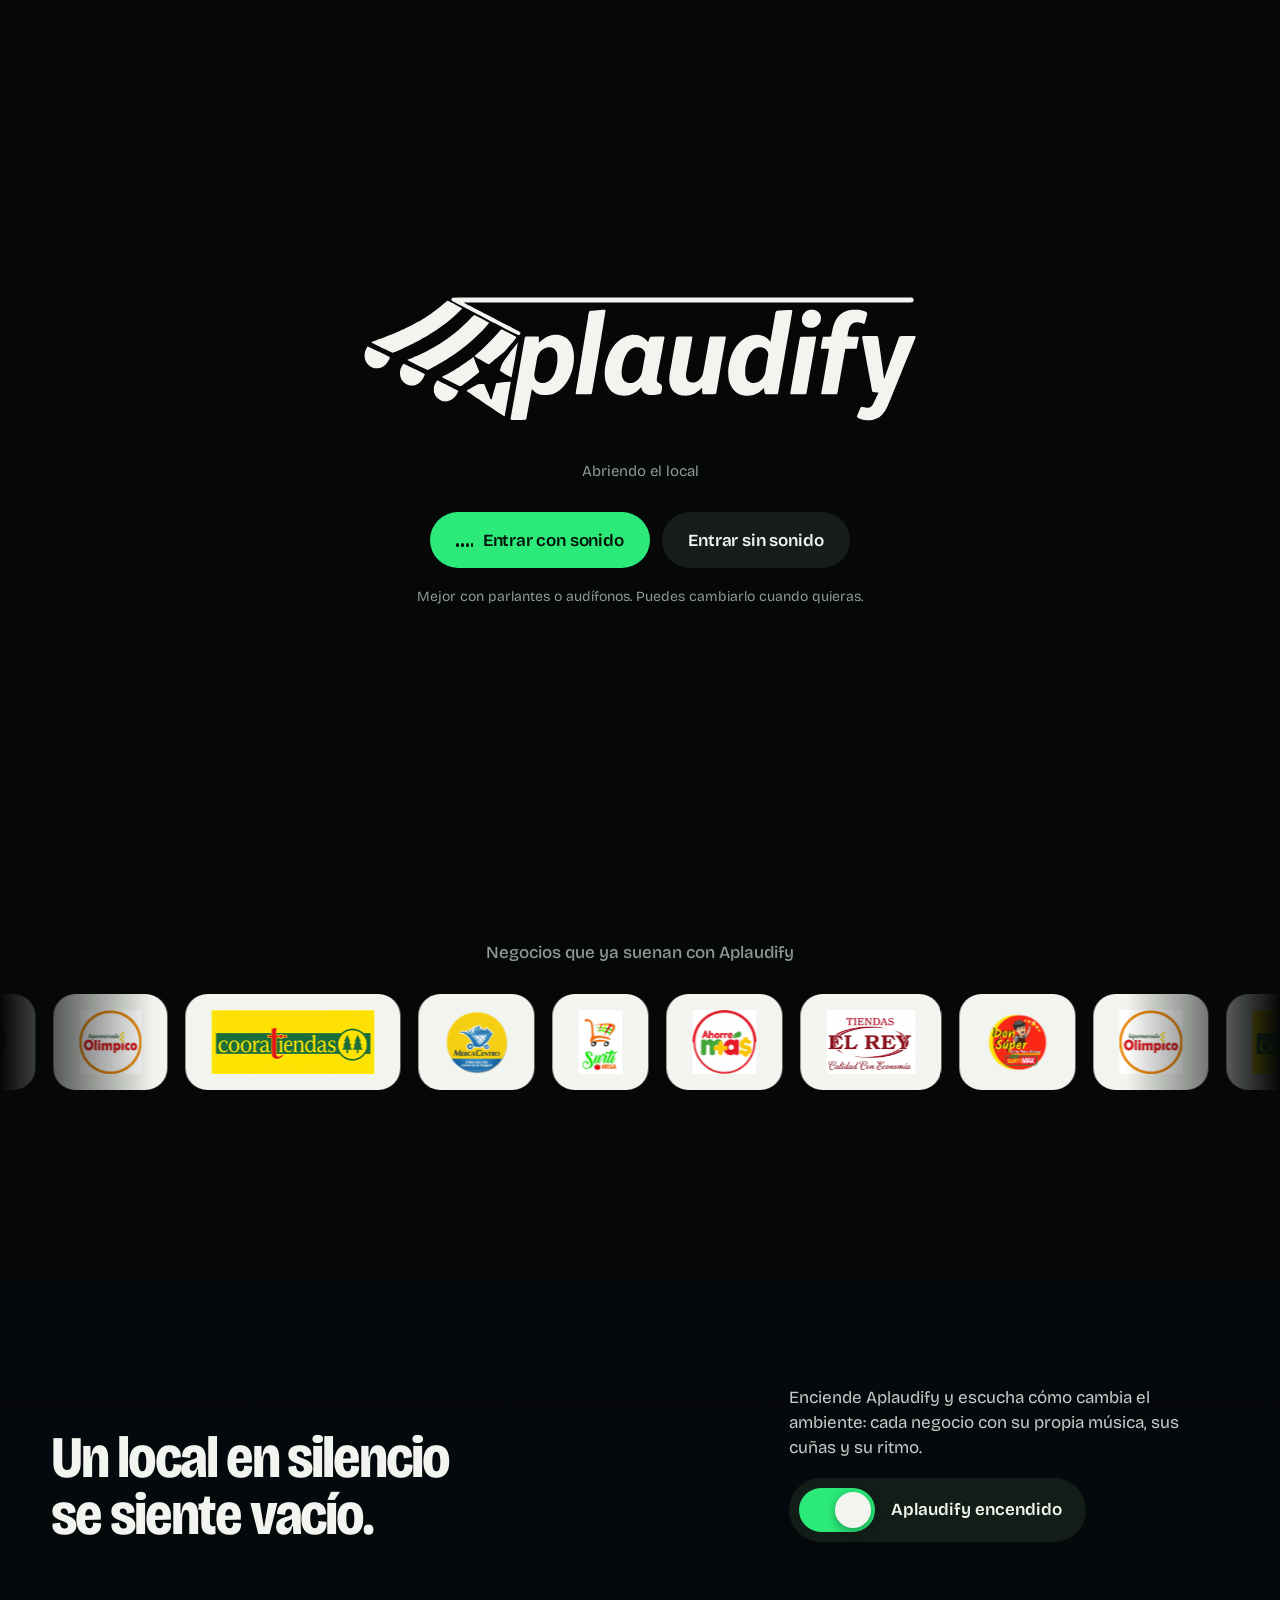
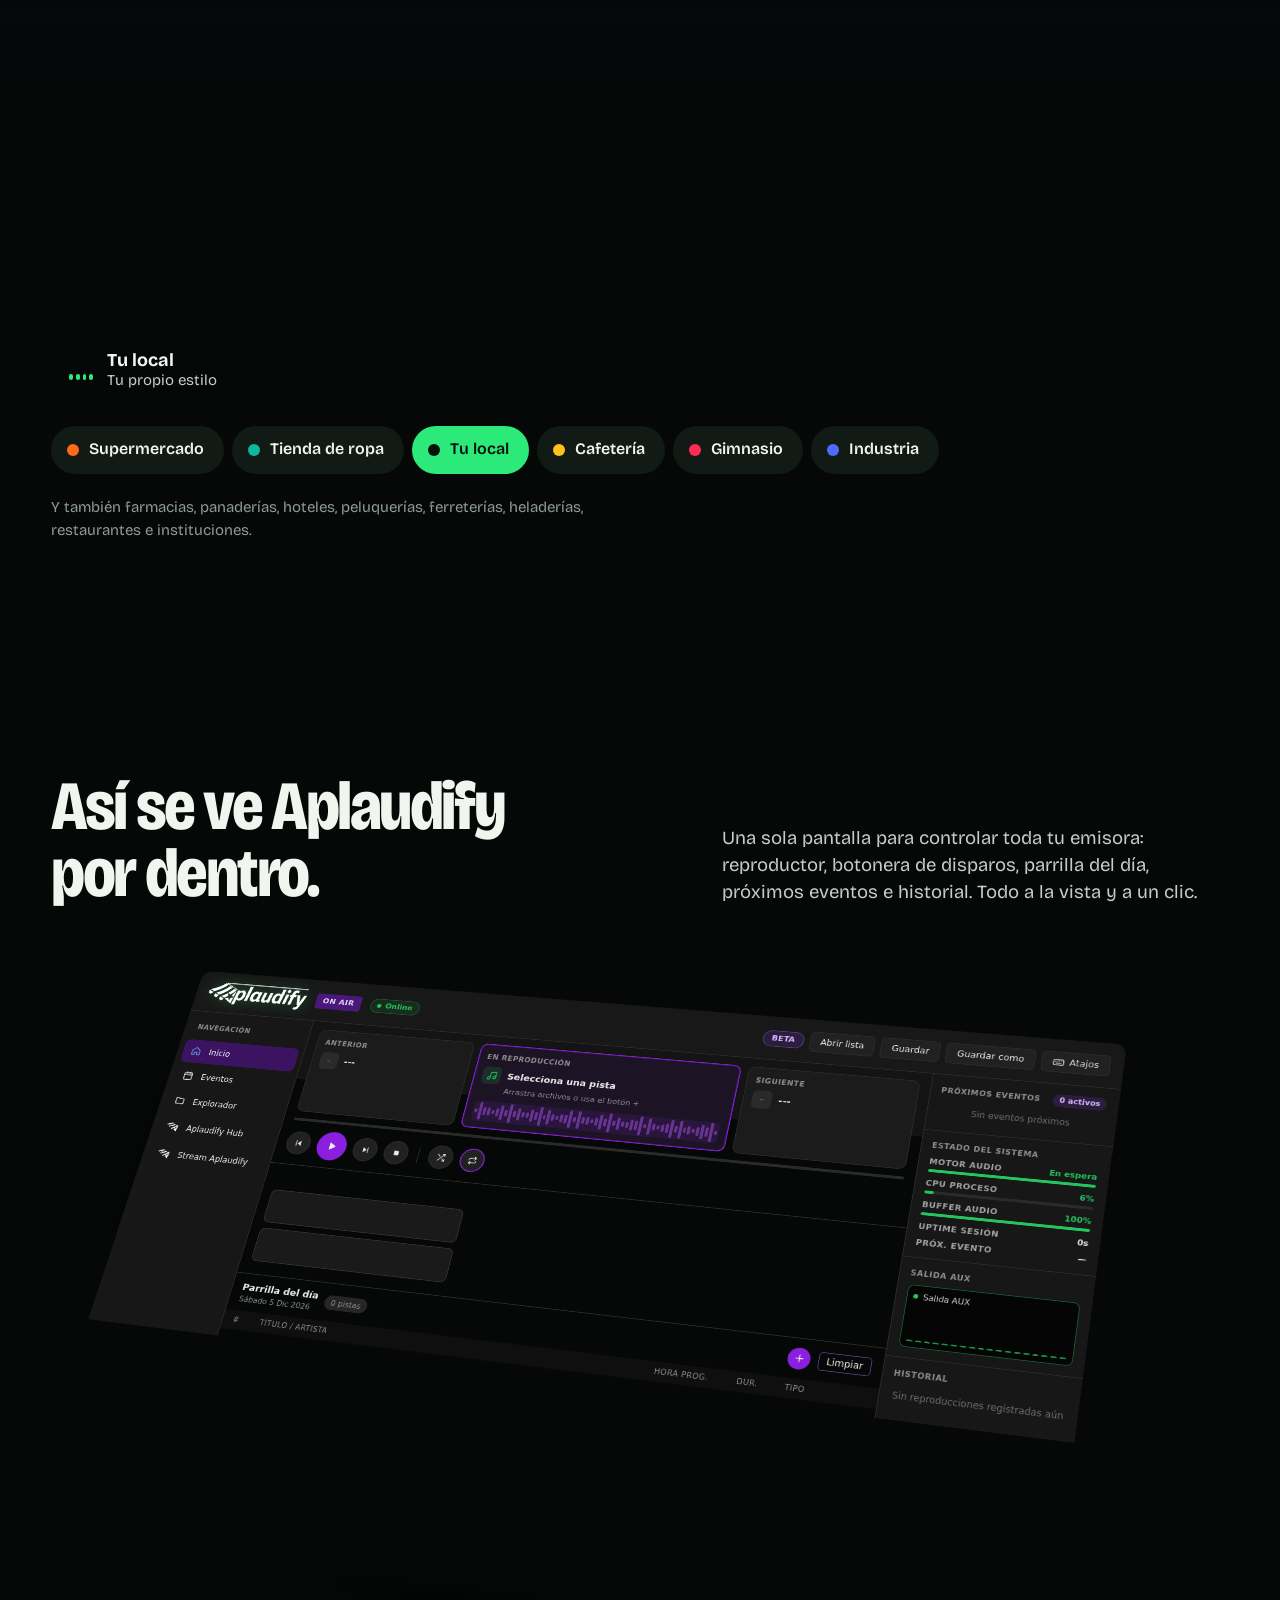
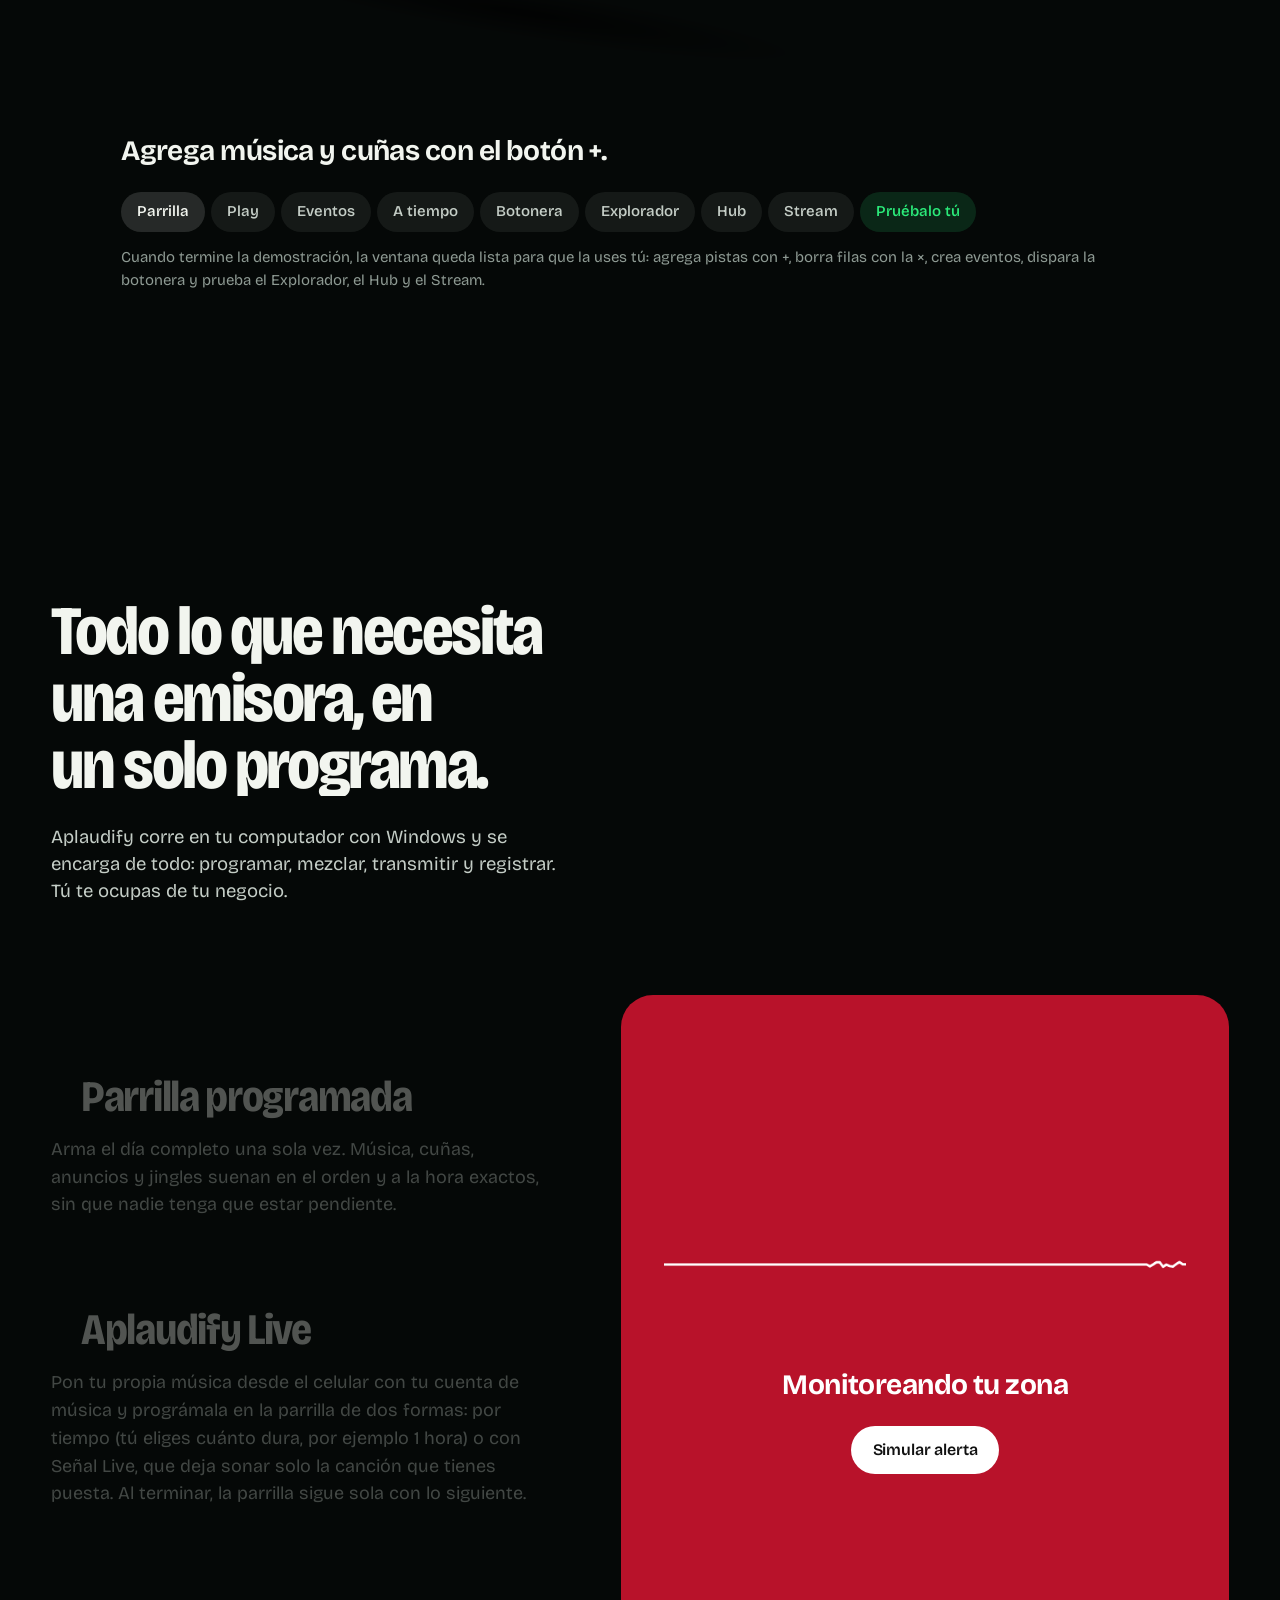
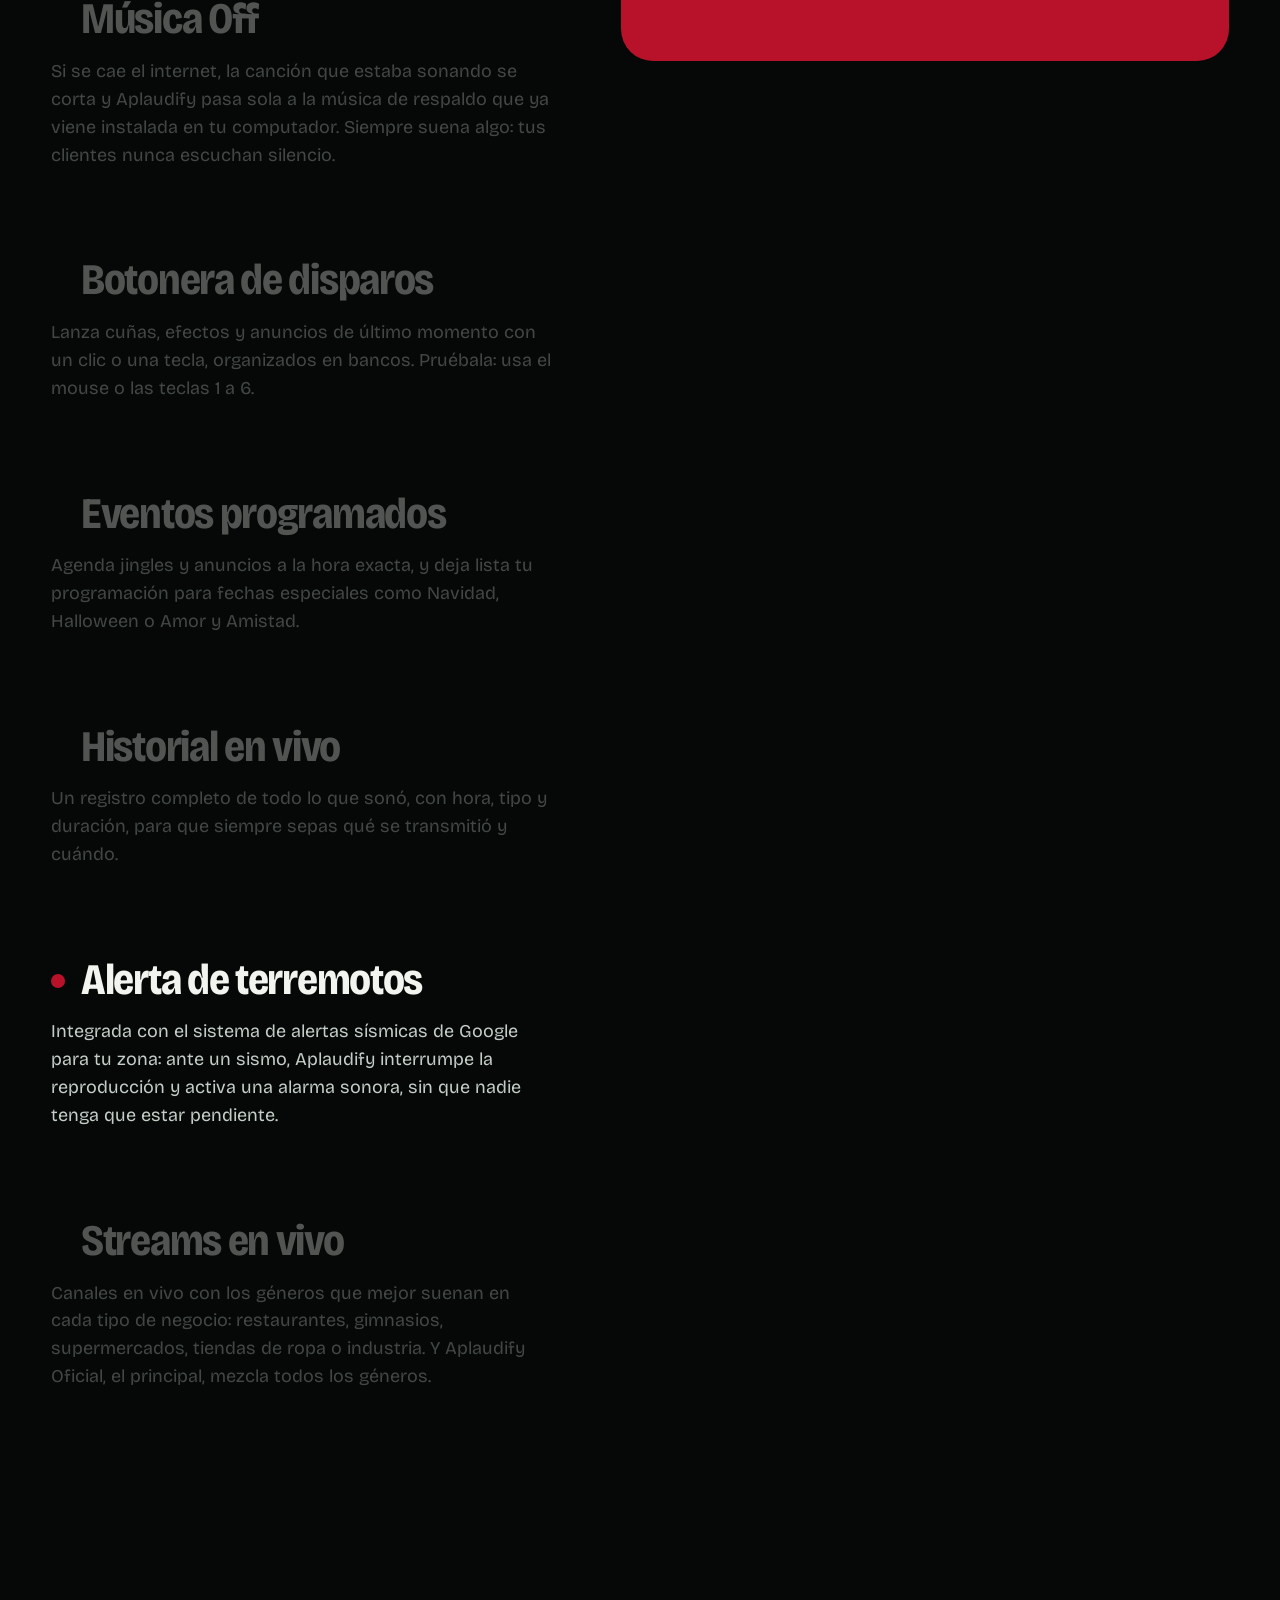
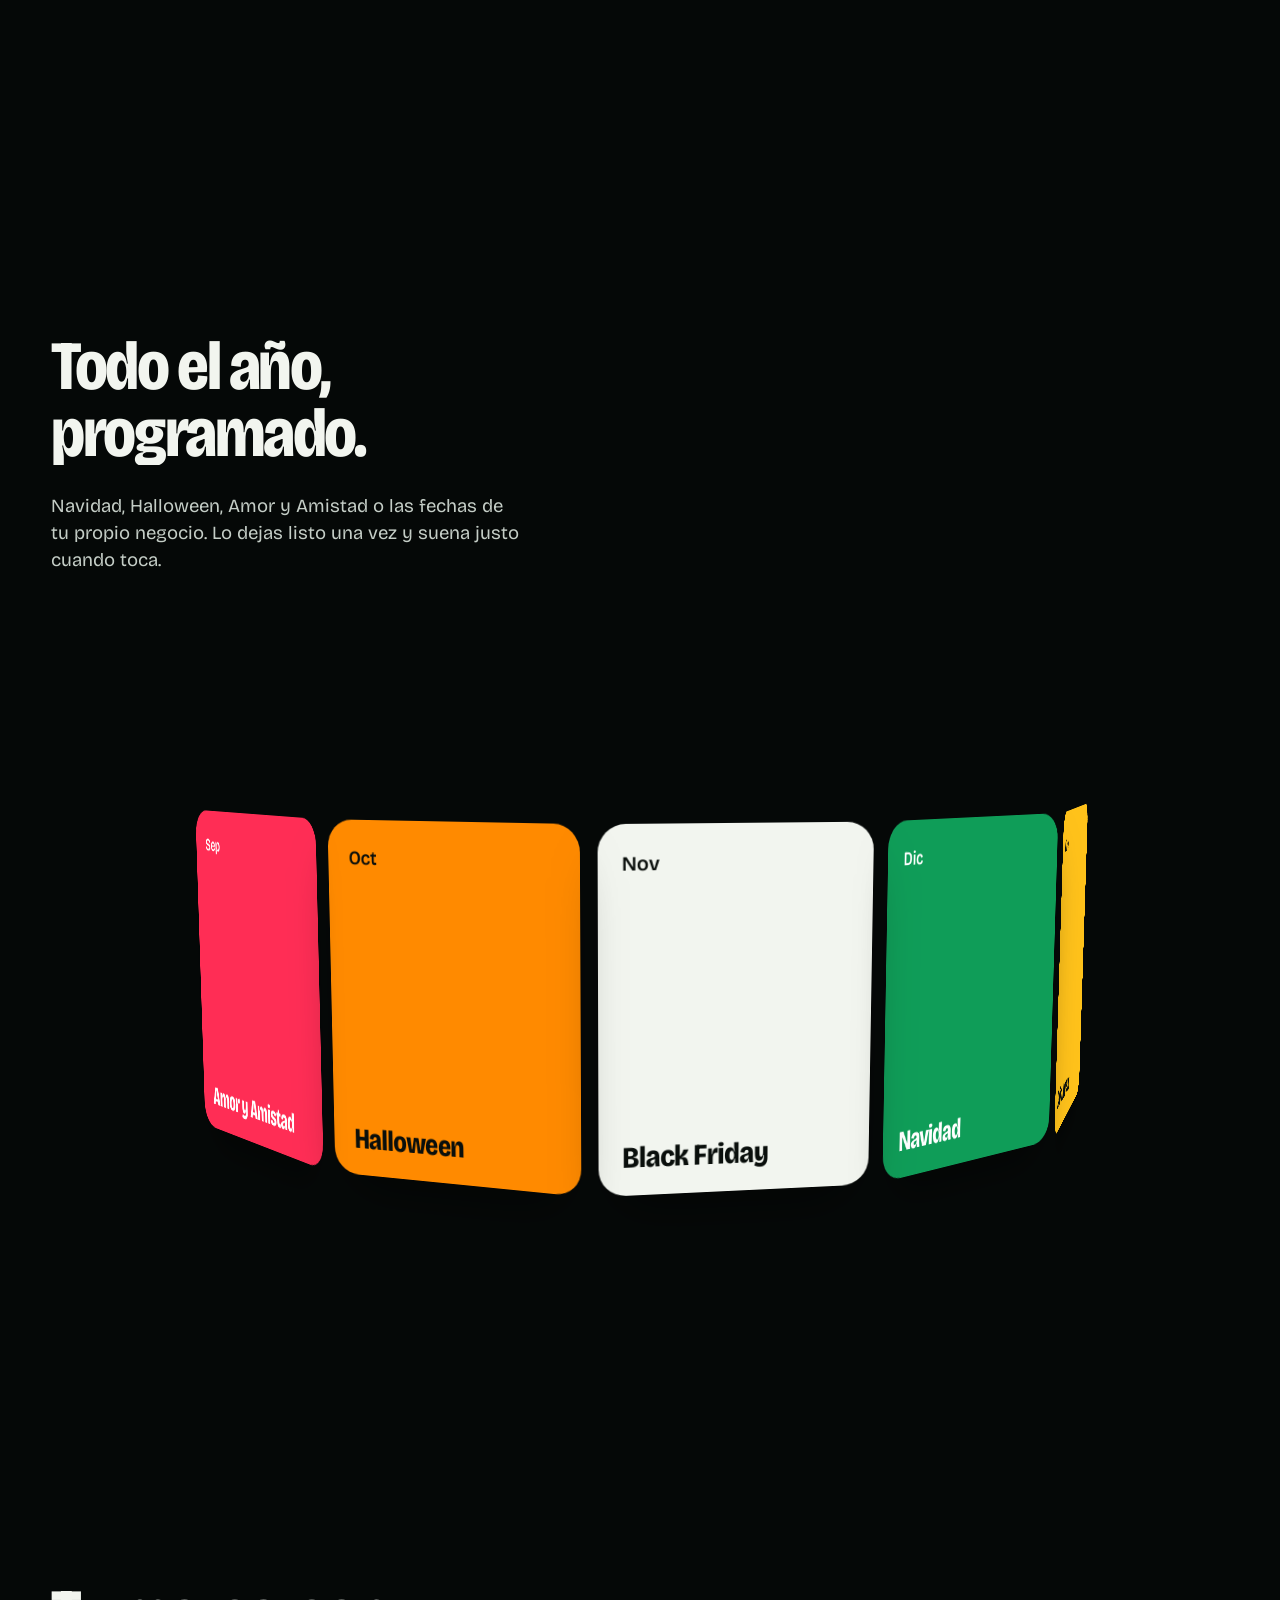
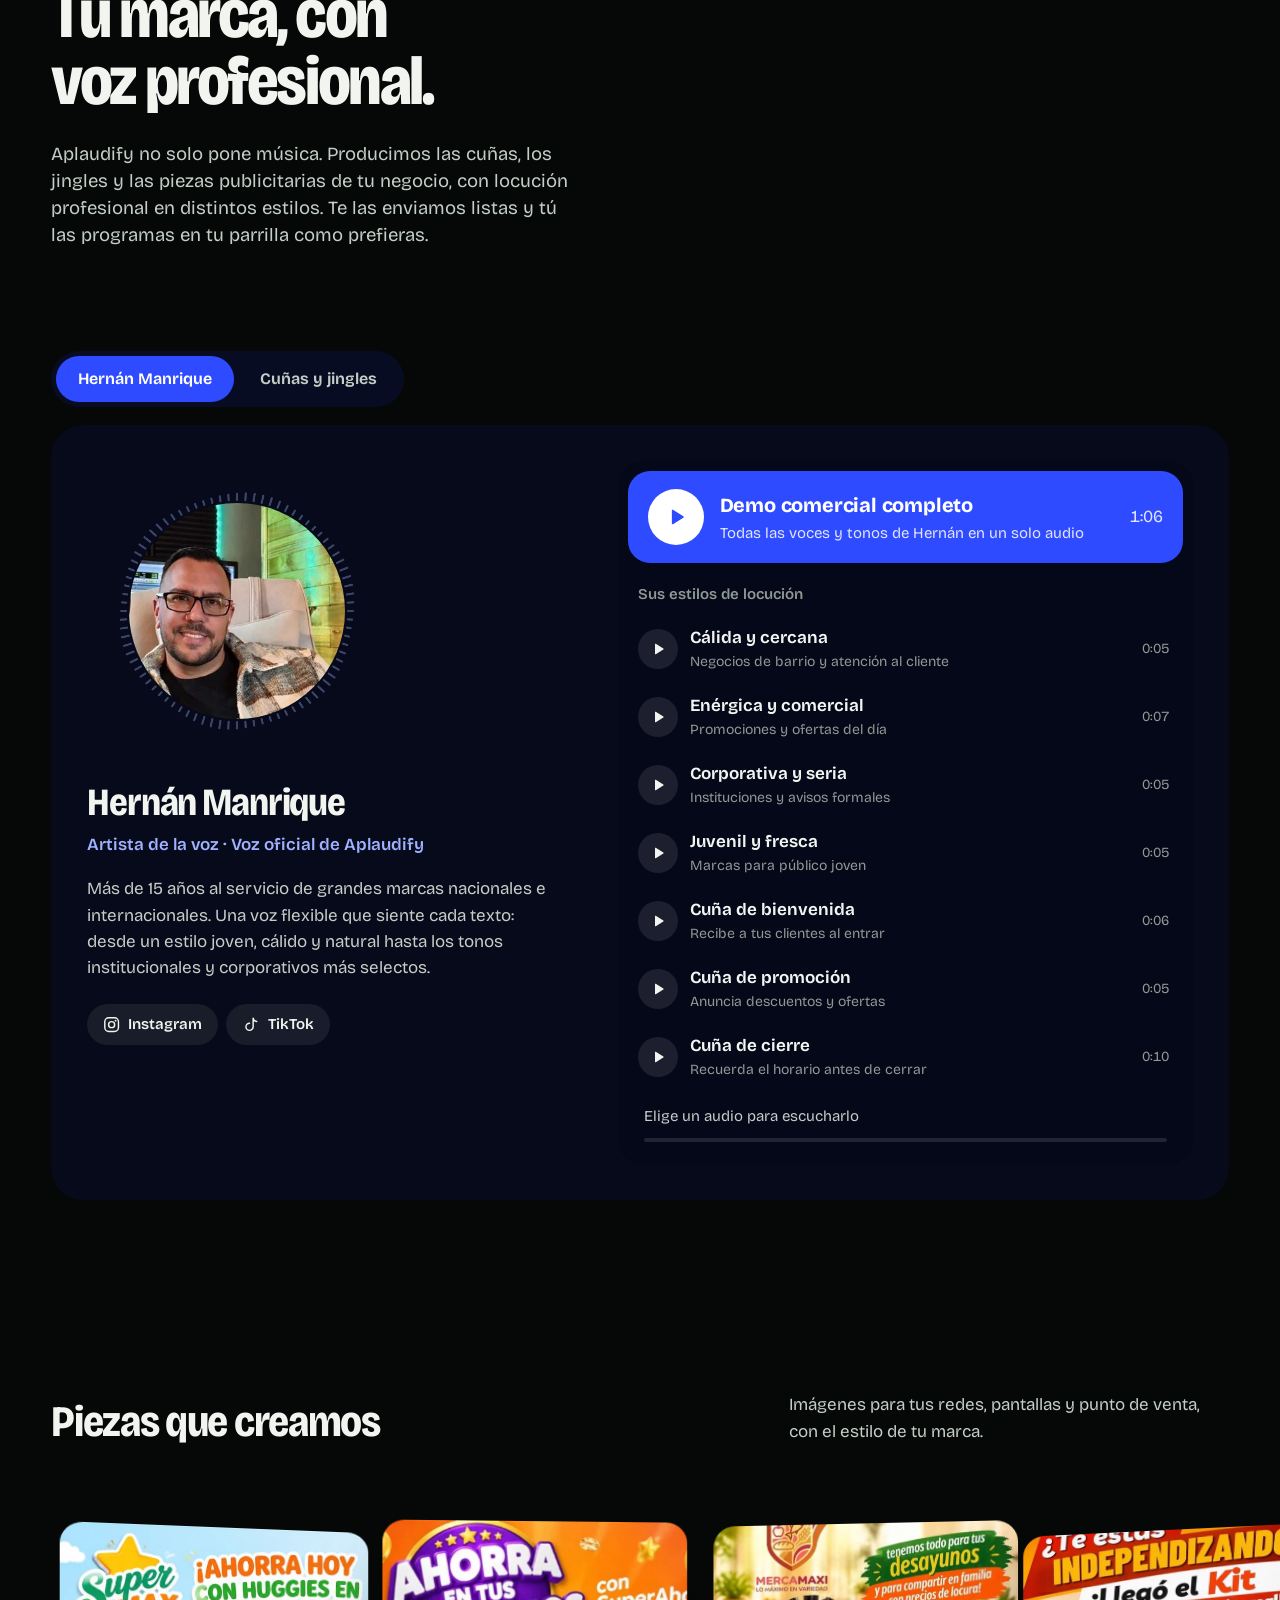
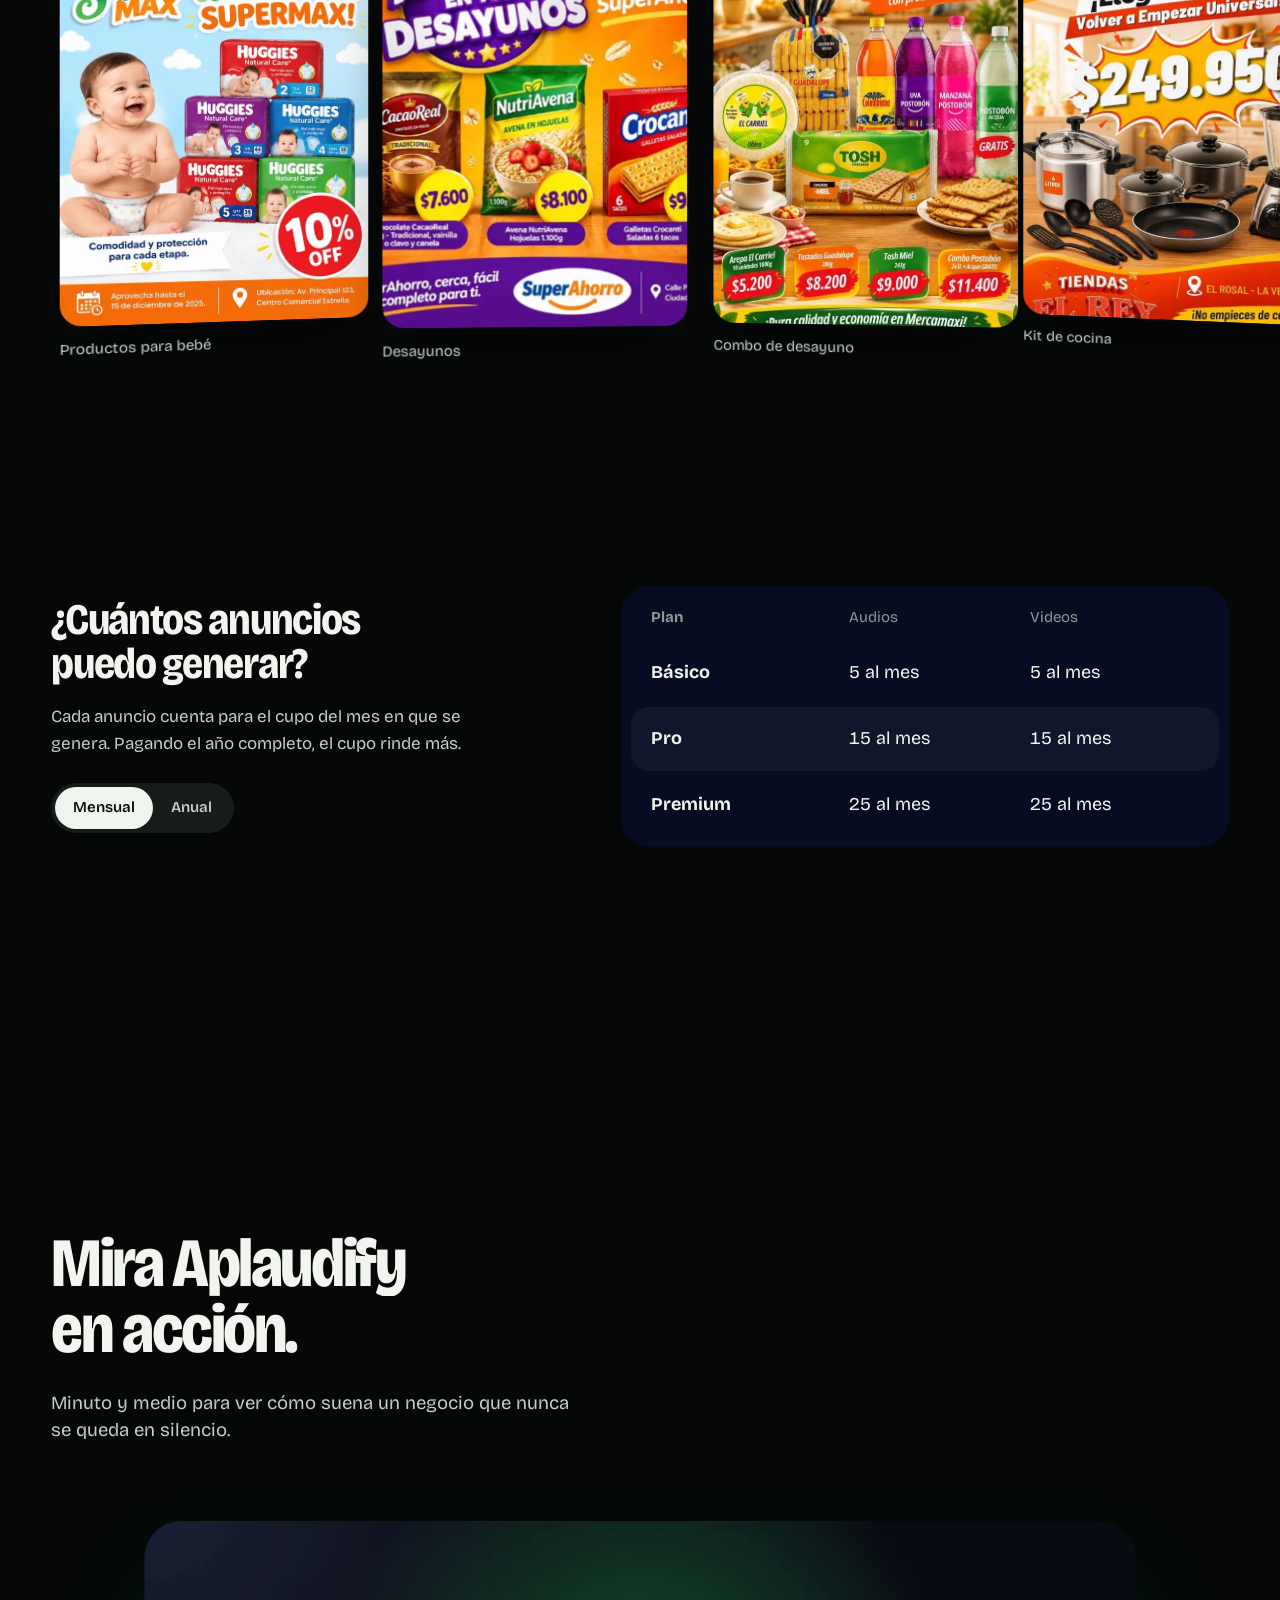
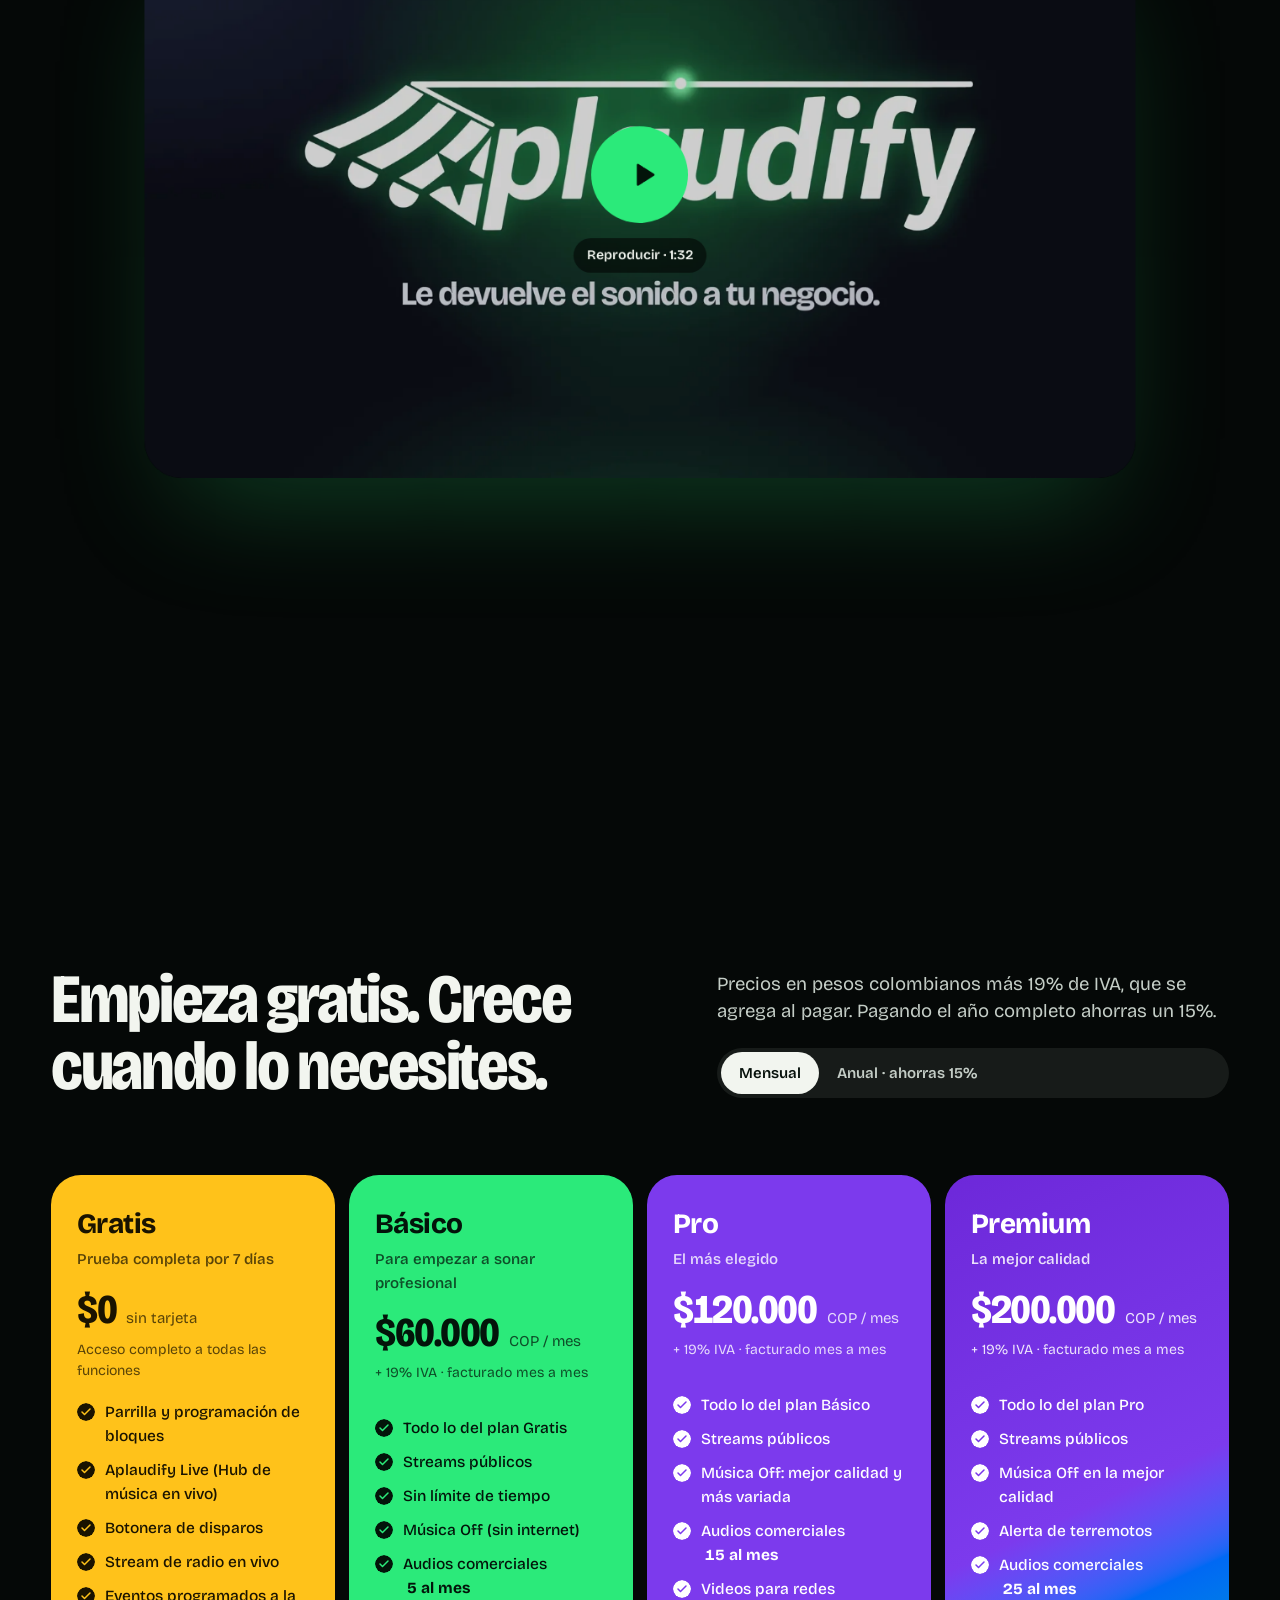
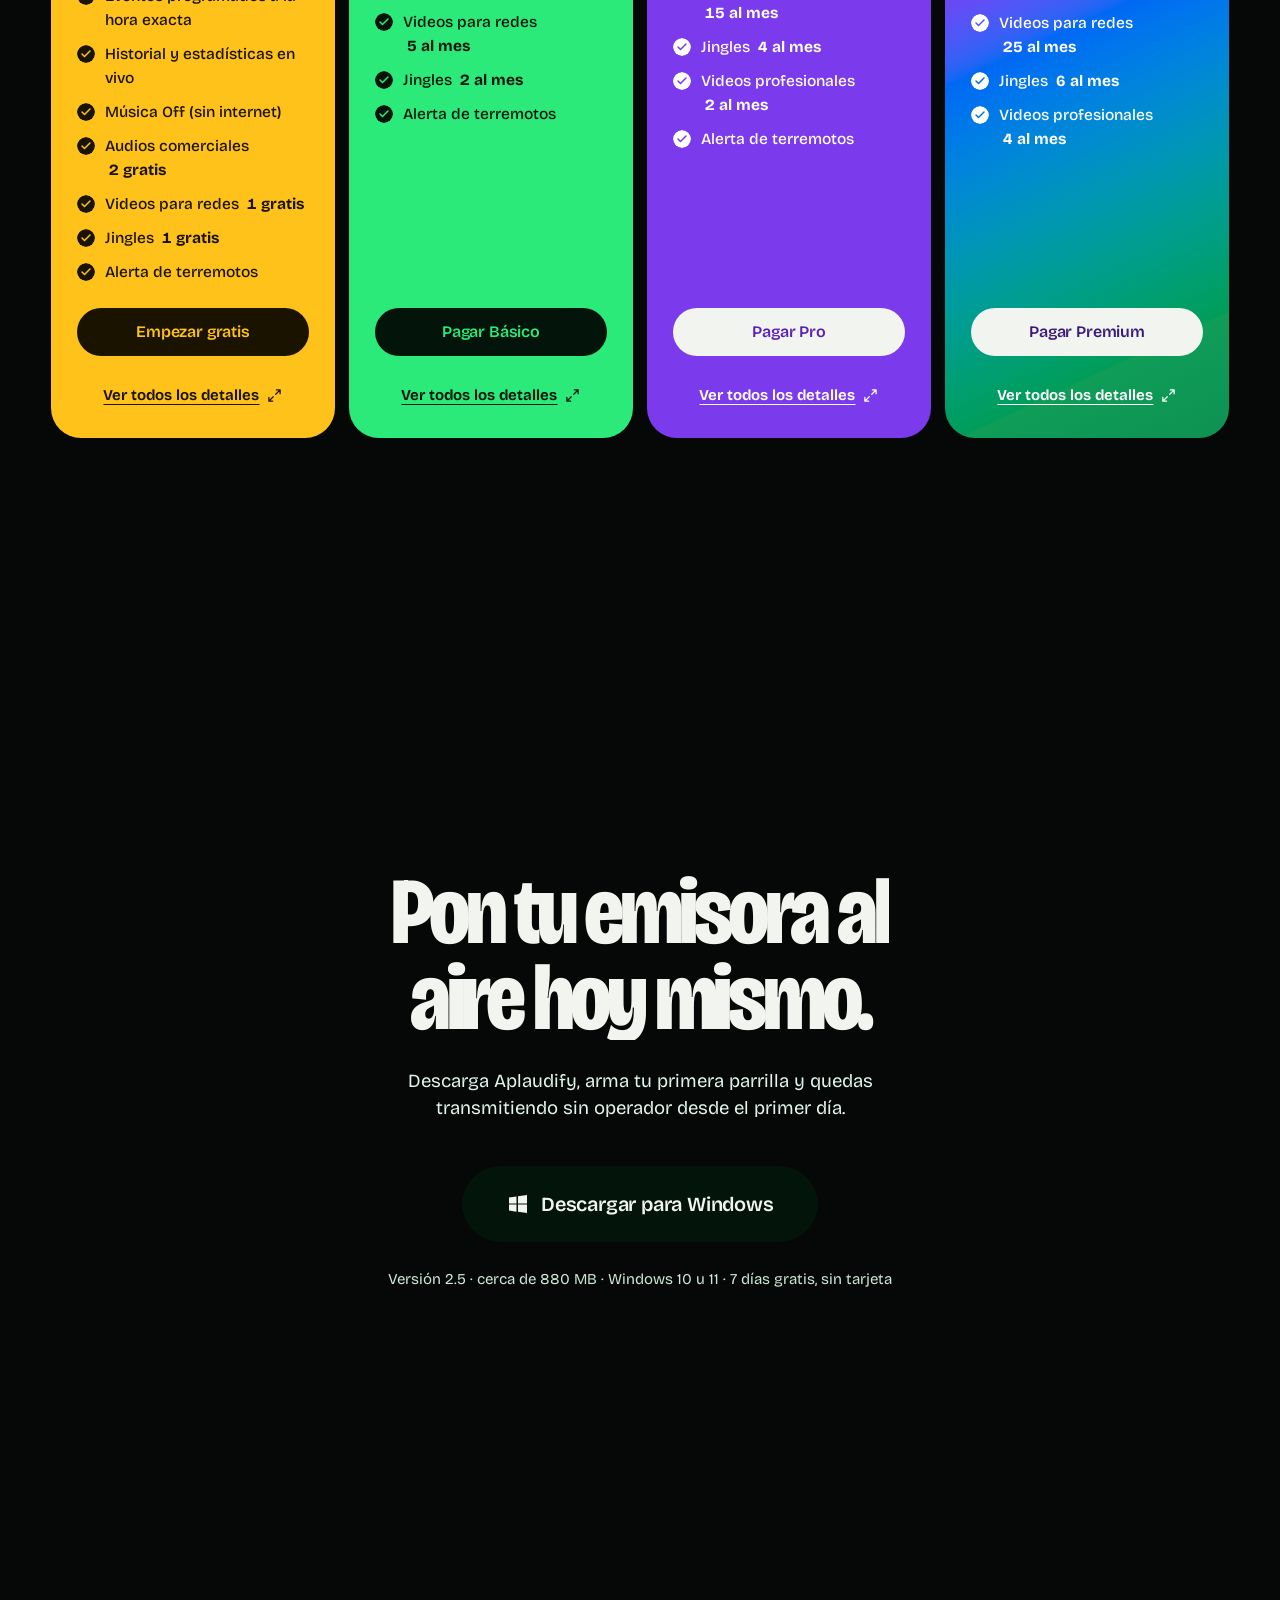
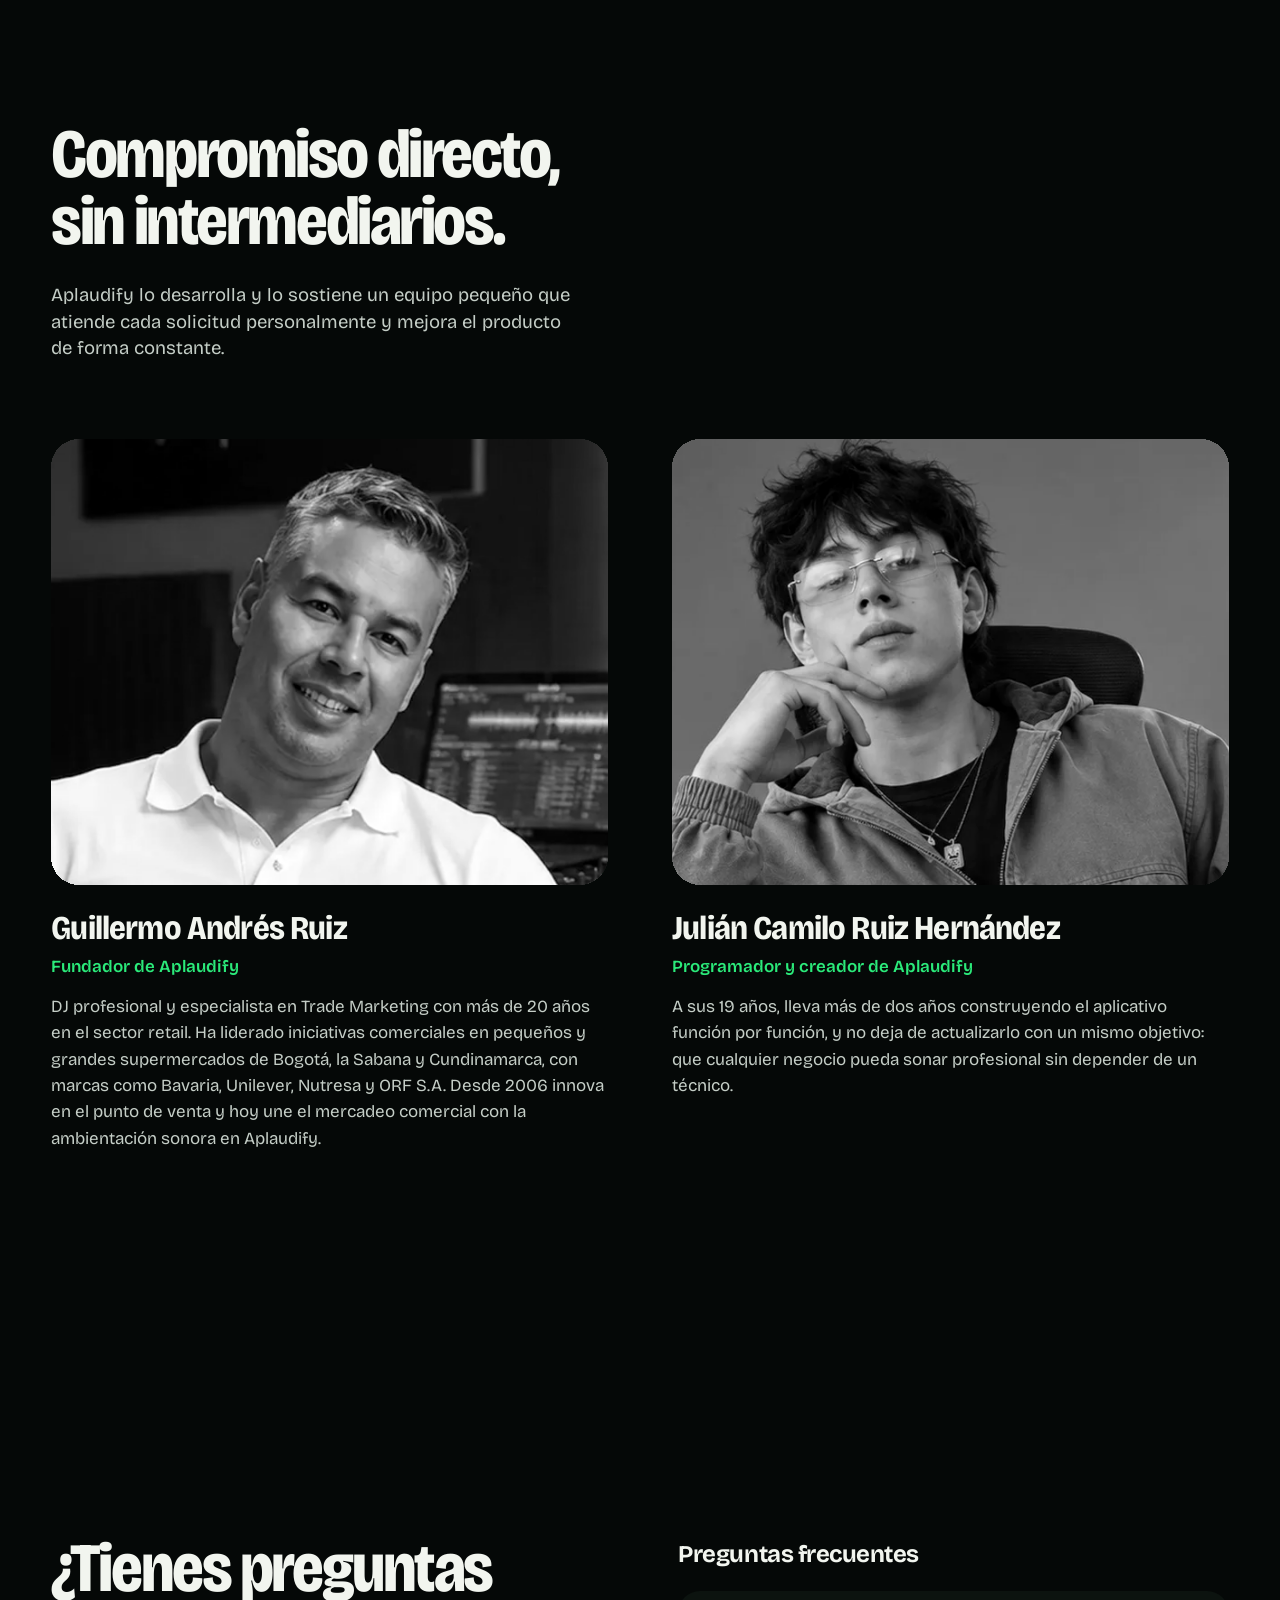
<file: index.html>
<!doctype html>
<html lang="es-CO">
<head>
  <meta charset="utf-8">
  <script>
    // Al recargar, la página siempre empieza arriba del todo (sin volver a la última sección).
    if ('scrollRestoration' in history) history.scrollRestoration = 'manual';
    (function () {
      var nav = performance.getEntriesByType ? performance.getEntriesByType('navigation')[0] : null;
      if (nav && nav.type !== 'navigate' && location.hash) history.replaceState(null, '', location.pathname + location.search);
      window.scrollTo(0, 0);
      addEventListener('pagehide', function () { window.scrollTo(0, 0); });
    })();
  </script>
  <meta name="viewport" content="width=device-width, initial-scale=1, viewport-fit=cover">
  <title>Aplaudify · Software de sonorización para negocios</title>
  <meta name="description" content="Aplaudify programa, mezcla y transmite la música, las cuñas y los jingles de tu negocio, sin operador y a la hora exacta. Pruébalo 7 días gratis en Windows 10 y 11.">
  <meta name="theme-color" content="#050807">
  <link rel="canonical" href="https://aplaudify.com/">
  <meta property="og:type" content="website">
  <meta property="og:url" content="https://aplaudify.com/">
  <meta property="og:title" content="Aplaudify · Tu emisora, sonando siempre">
  <meta property="og:description" content="Música, cuñas y jingles de tu negocio, programados una vez y al aire todo el día. 7 días gratis, sin tarjeta.">
  <meta property="og:image" content="https://aplaudify.com/assets/video/poster.webp">
  <meta name="twitter:card" content="summary_large_image">
  <link rel="icon" type="image/png" href="favicon.png">
  <link rel="preload" href="assets/fonts/bricolage-grotesque-var.woff2" as="font" type="font/woff2" crossorigin>
  <link rel="stylesheet" href="assets/css/main.css">
  <script type="importmap">
  {
    "imports": {
      "three": "./assets/vendor/three/three.module.min.js",
      "three/addons/": "./assets/vendor/three/addons/"
    }
  }
  </script>
  <script type="application/ld+json">
  {
    "@context": "https://schema.org",
    "@type": "SoftwareApplication",
    "name": "Aplaudify",
    "operatingSystem": "Windows 10, Windows 11",
    "applicationCategory": "MultimediaApplication",
    "description": "Software de sonorización para negocios: programa música, cuñas, jingles y eventos para que suenen solos, a la hora exacta.",
    "url": "https://aplaudify.com/",
    "offers": [
      { "@type": "Offer", "name": "Gratis", "price": "0", "priceCurrency": "COP" },
      { "@type": "Offer", "name": "Básico", "price": "60000", "priceCurrency": "COP" },
      { "@type": "Offer", "name": "Pro", "price": "120000", "priceCurrency": "COP" },
      { "@type": "Offer", "name": "Premium", "price": "200000", "priceCurrency": "COP" }
    ]
  }
  </script>
</head>
<body class="is-loading">
  <a class="skip" href="#contenido">Saltar al contenido</a>

  <svg class="sprite" aria-hidden="true" xmlns="http://www.w3.org/2000/svg">
    <defs>
      <symbol id="i-home" viewBox="0 0 24 24"><path d="M3 10.5 12 3l9 7.5V20a1 1 0 0 1-1 1h-5v-6H9v6H4a1 1 0 0 1-1-1z"/></symbol>
      <symbol id="i-calendar" viewBox="0 0 24 24"><rect x="3" y="4.5" width="18" height="17" rx="2.5"/><path d="M16 2.5v4M8 2.5v4M3 10h18"/></symbol>
      <symbol id="i-folder" viewBox="0 0 24 24"><path d="M3 7a2 2 0 0 1 2-2h4l2 2h8a2 2 0 0 1 2 2v8a2 2 0 0 1-2 2H5a2 2 0 0 1-2-2z"/></symbol>
      <symbol id="i-user" viewBox="0 0 24 24"><circle cx="12" cy="8" r="4"/><path d="M4 21a8 8 0 0 1 16 0"/></symbol>
      <symbol id="i-play" viewBox="0 0 24 24"><path d="M7.5 4.8v14.4a.8.8 0 0 0 1.2.7l11.3-7.2a.8.8 0 0 0 0-1.4L8.7 4.1a.8.8 0 0 0-1.2.7z" fill="currentColor" stroke="none"/></symbol>
      <symbol id="i-pause" viewBox="0 0 24 24"><rect x="6" y="4" width="4" height="16" rx="1" fill="currentColor" stroke="none"/><rect x="14" y="4" width="4" height="16" rx="1" fill="currentColor" stroke="none"/></symbol>
      <symbol id="i-prev" viewBox="0 0 24 24"><path d="M18 19 9 12l9-7z" fill="currentColor" stroke="none"/><path d="M6 5v14"/></symbol>
      <symbol id="i-next" viewBox="0 0 24 24"><path d="m6 5 9 7-9 7z" fill="currentColor" stroke="none"/><path d="M18 5v14"/></symbol>
      <symbol id="i-stop" viewBox="0 0 24 24"><rect x="6" y="6" width="12" height="12" rx="1.5" fill="currentColor" stroke="none"/></symbol>
      <symbol id="i-shuffle" viewBox="0 0 24 24"><path d="M16 3h5v5M4 20 21 3M21 16v5h-5M15 15l6 6M4 4l5 5"/></symbol>
      <symbol id="i-repeat" viewBox="0 0 24 24"><path d="m17 2 4 4-4 4"/><path d="M3 11v-1a4 4 0 0 1 4-4h14"/><path d="m7 22-4-4 4-4"/><path d="M21 13v1a4 4 0 0 1-4 4H3"/></symbol>
      <symbol id="i-volume" viewBox="0 0 24 24"><path d="M11 5 6 9H2v6h4l5 4z"/><path d="M15.5 8.5a5 5 0 0 1 0 7"/></symbol>
      <symbol id="i-plus" viewBox="0 0 24 24"><path d="M12 5v14M5 12h14"/></symbol>
      <symbol id="i-zap" viewBox="0 0 24 24"><path d="M13 2 3 14h9l-1 8 10-12h-9z"/></symbol>
      <symbol id="i-music" viewBox="0 0 24 24"><path d="M9 18V5l12-2v13"/><circle cx="6" cy="18" r="3"/><circle cx="18" cy="16" r="3"/></symbol>
      <symbol id="i-wifi" viewBox="0 0 24 24"><path d="M2 8.8a15 15 0 0 1 20 0M5 12.6a10 10 0 0 1 14 0M8.5 16.4a5 5 0 0 1 7 0"/><path d="M12 20h.01" stroke-width="3"/></symbol>
      <symbol id="i-wifi-off" viewBox="0 0 24 24"><path d="m2 2 20 20M8.5 16.4a5 5 0 0 1 7 0M5 12.6a10 10 0 0 1 5.2-2.7M16.7 10.6a10 10 0 0 1 2.3 2M2 8.8a15 15 0 0 1 4.2-2.6M10.7 5.1A15 15 0 0 1 22 8.8"/><path d="M12 20h.01" stroke-width="3"/></symbol>
      <symbol id="i-mic" viewBox="0 0 24 24"><rect x="9" y="2" width="6" height="12" rx="3"/><path d="M5 10a7 7 0 0 0 14 0M12 17v5"/></symbol>
      <symbol id="i-download" viewBox="0 0 24 24"><path d="M12 3v12M7 10l5 5 5-5M5 21h14"/></symbol>
      <symbol id="i-arrow" viewBox="0 0 24 24"><path d="M5 12h14M13 6l6 6-6 6"/></symbol>
      <symbol id="i-check" viewBox="0 0 24 24"><path d="M20 6 9 17l-5-5"/></symbol>
      <symbol id="i-clock" viewBox="0 0 24 24"><circle cx="12" cy="12" r="9"/><path d="M12 7v5l3 2"/></symbol>
      <symbol id="i-radio" viewBox="0 0 24 24"><circle cx="12" cy="12" r="2"/><path d="M16.2 7.8a6 6 0 0 1 0 8.4M7.8 16.2a6 6 0 0 1 0-8.4M19.1 4.9a10 10 0 0 1 0 14.2M4.9 19.1a10 10 0 0 1 0-14.2"/></symbol>
      <symbol id="i-pulse" viewBox="0 0 24 24"><path d="M22 12h-4l-3 9L9 3l-3 9H2"/></symbol>
      <symbol id="i-chat" viewBox="0 0 24 24"><path d="M7.9 20A9 9 0 1 0 4 16.1L2 22z"/></symbol>
      <symbol id="i-mail" viewBox="0 0 24 24"><rect x="2" y="4" width="20" height="16" rx="2.5"/><path d="m22 7-10 6L2 7"/></symbol>
      <symbol id="i-instagram" viewBox="0 0 24 24"><rect x="2.5" y="2.5" width="19" height="19" rx="5.5"/><circle cx="12" cy="12" r="4.2"/><path d="M17.5 6.5h.01" stroke-width="2.6"/></symbol>
      <symbol id="i-tiktok" viewBox="0 0 24 24"><path d="M15.5 3c.4 2.6 2.2 4.4 5 4.6M15.5 3v12a5 5 0 1 1-5-5"/></symbol>
      <symbol id="i-star" viewBox="0 0 24 24"><path d="m12 2.8 2.7 5.6 6.1.8-4.5 4.2 1.1 6.1L12 16.6l-5.4 2.9 1.1-6.1-4.5-4.2 6.1-.8z"/></symbol>
      <symbol id="i-windows" viewBox="0 0 24 24"><path d="M3 5.6 10.5 4.5v7.1H3zM12 4.3 21 3v8.6h-9zM3 12.6h7.5v7.2L3 18.6zM12 12.6h9V21l-9-1.3z" fill="currentColor" stroke="none"/></symbol>
      <symbol id="i-keyboard" viewBox="0 0 24 24"><rect x="2" y="6" width="20" height="12" rx="2"/><path d="M6 10h.01M10 10h.01M14 10h.01M18 10h.01M7 14h10"/></symbol>
      <symbol id="i-chev-l" viewBox="0 0 24 24"><path d="m15 18-6-6 6-6"/></symbol>
      <symbol id="i-chev-r" viewBox="0 0 24 24"><path d="m9 18 6-6-6-6"/></symbol>
      <symbol id="i-lock" viewBox="0 0 24 24"><rect x="4" y="11" width="16" height="10" rx="2"/><path d="M8 11V7a4 4 0 0 1 8 0v4"/></symbol>
      <symbol id="i-headphones" viewBox="0 0 24 24"><path d="M3 18v-6a9 9 0 0 1 18 0v6"/><path d="M21 19a2 2 0 0 1-2 2h-1v-6h3zM3 19a2 2 0 0 0 2 2h1v-6H3z"/></symbol>
      <symbol id="i-expand" viewBox="0 0 24 24"><path d="M15 3h6v6M9 21H3v-6M21 3l-7 7M3 21l7-7"/></symbol>
      <symbol id="i-awning" viewBox="0 0 24 24"><path d="M3 9h18l-1.5-5h-15z"/><path d="M3 9a2.25 2.25 0 0 0 4.5 0 2.25 2.25 0 0 0 4.5 0 2.25 2.25 0 0 0 4.5 0 2.25 2.25 0 0 0 4.5 0"/><path d="M5 12v8h14v-8M10 20v-5h4v5"/></symbol>
    </defs>
  </svg>

  <!-- Intro: el local abre -->
  <div class="intro" id="intro">
    <div class="intro__center">
      <div class="intro__logo" id="introLogo" role="img" aria-label="Aplaudify"></div>
      <p class="intro__status" id="introStatus" aria-live="polite">Preparando el escenario</p>
      <div class="intro__actions" id="introActions">
        <button class="btn btn--primary btn--lg" type="button" data-enter="sound">
          <span class="eq eq--dark eq--live" aria-hidden="true"><i></i><i></i><i></i><i></i></span>
          Entrar con sonido
        </button>
        <button class="btn btn--quiet btn--lg" type="button" data-enter="mute">Entrar sin sonido</button>
      </div>
      <p class="intro__hint" id="introHint">Mejor con parlantes o audífonos. Puedes cambiarlo cuando quieras.</p>
    </div>
    <div class="intro__awning" id="introAwning" aria-hidden="true"></div>
  </div>

  <canvas class="stage" id="stage" aria-hidden="true"></canvas>
  <div class="spot" id="spot" aria-hidden="true"></div>

  <div class="cursor" id="cursor" aria-hidden="true">
    <span class="cursor__dot"></span>
    <span class="cursor__ring"><span class="cursor__label" id="cursorLabel"></span></span>
  </div>

  <header class="nav" id="nav">
    <a class="nav__brand" href="#inicio" aria-label="Aplaudify, ir al inicio">
      <img src="assets/img/logo/aplaudify-logo-blanco.svg" alt="Aplaudify" width="136" height="32">
    </a>
    <nav class="nav__links" aria-label="Principal">
      <a href="#producto">Producto</a>
      <a href="#funciones">Funciones</a>
      <a href="#publicidad">Publicidad</a>
      <a href="#planes">Planes</a>
      <a href="#contacto">Contacto</a>
    </nav>
    <div class="nav__actions">
      <button class="sound" id="soundToggle" type="button" aria-pressed="false" aria-label="Activar sonido">
        <span class="eq" aria-hidden="true"><i></i><i></i><i></i><i></i></span>
        <span class="sound__txt" id="soundTxt">Sonido</span>
      </button>
      <a class="btn btn--primary btn--sm nav__cta" href="#descargar" data-magnetic>Descargar gratis</a>
      <button class="nav__burger" id="burger" type="button" aria-expanded="false" aria-controls="menu">
        <span></span><span></span><span class="sr-only">Abrir menú</span>
      </button>
    </div>
  </header>

  <div class="menu" id="menu" hidden>
    <nav aria-label="Menú móvil">
      <a href="#producto">Producto</a>
      <a href="#funciones">Funciones</a>
      <a href="#locales">Tu local</a>
      <a href="#publicidad">Publicidad</a>
      <a href="#video">Video</a>
      <a href="#planes">Planes</a>
      <a href="#equipo">Equipo</a>
      <a href="#contacto">Contacto</a>
    </nav>
    <a class="btn btn--primary btn--lg" href="#descargar">Descargar gratis</a>
  </div>

  <main id="contenido">

    <!-- HERO -->
    <section class="hero" id="inicio" data-shot="hero" data-world="#050807">
      <div class="hero__copy">
        <h1 class="hero__title"><span class="line"><span class="line__in">Tu emisora,</span></span> <span class="line"><span class="line__in">sonando siempre.</span></span></h1>
        <p class="hero__lead">Aplaudify programa, mezcla y transmite la música, las cuñas y los jingles de tu negocio. Sin operador, sin silencios y a la hora exacta.</p>
        <div class="hero__ctas">
          <a class="btn btn--primary btn--lg" href="#descargar" data-magnetic>
            <svg class="ic"><use href="#i-download"/></svg>Descargar gratis
          </a>
          <a class="btn btn--quiet btn--lg" href="#producto">Ver cómo funciona<svg class="ic"><use href="#i-arrow"/></svg></a>
        </div>
        <p class="hero__meta"><svg class="ic"><use href="#i-windows"/></svg>Windows 10 y 11 · 7 días gratis, sin tarjeta</p>
      </div>
      <div class="hero__stage" id="heroStage" data-cursor="Dale play"></div>
      <p class="hero__tip" id="heroTip">Haz clic sobre el logo y hazlo sonar</p>
    </section>

    <!-- CLIENTES -->
    <section class="clients" aria-labelledby="clientsTitle" data-shot="hero2">
      <h2 class="clients__title" id="clientsTitle">Negocios que ya suenan con Aplaudify</h2>
      <div class="marquee" id="marquee">
        <div class="marquee__track">
          <img src="assets/img/clientes/don-super.png" alt="Don Súper" loading="lazy" width="120" height="120">
          <img src="assets/img/clientes/hipermercado-olimpico.png" alt="Hipermercado Olímpico" loading="lazy" width="117" height="120">
          <img src="assets/img/clientes/cooratiendas.png" alt="Cooratiendas" loading="lazy" width="305" height="120">
          <img src="assets/img/clientes/mercacentro.png" alt="MercaCentro" loading="lazy" width="120" height="120">
          <img src="assets/img/clientes/surtimega.png" alt="SurtiMega" loading="lazy" width="83" height="120">
          <img src="assets/img/clientes/ahorre-mas.png" alt="Ahorre Más" loading="lazy" width="120" height="120">
          <img src="assets/img/clientes/tiendas-el-rey.png" alt="Tiendas El Rey" loading="lazy" width="167" height="120">
        </div>
      </div>
    </section>

    <!-- LA CALLE: música según tu local -->
    <section class="street" id="locales" data-shot="street" data-world="#06090f">
      <div class="street__intro" id="streetIntro">
        <h2 class="h2" data-split>Un local en silencio se siente vacío.</h2>
        <p class="lead">Enciende Aplaudify y escucha cómo cambia el ambiente: cada negocio con su propia música, sus cuñas y su ritmo.</p>
        <button class="power" id="powerBtn" type="button" aria-pressed="false">
          <span class="power__track"><span class="power__knob"></span></span>
          <span class="power__label" id="powerLabel">Encender Aplaudify</span>
        </button>
      </div>
      <div class="street__ui" id="streetUi">
        <div class="street__now" id="nowPlaying" aria-live="polite">
          <span class="eq" aria-hidden="true"><i></i><i></i><i></i><i></i></span>
          <p><span class="street__now-place" id="nowPlace">Tu local</span><span class="street__now-list" id="nowList">Tu propio estilo</span></p>
        </div>
        <div class="street__picker" id="storePicker" role="radiogroup" aria-label="Elige un tipo de negocio">
          <button type="button" role="radio" aria-checked="false" data-store="0" style="--c:#ff6a1a">Supermercado</button>
          <button type="button" role="radio" aria-checked="false" data-store="1" style="--c:#12b5a0">Tienda de ropa</button>
          <button type="button" role="radio" aria-checked="true" data-store="2" style="--c:#2bea7a">Tu local</button>
          <button type="button" role="radio" aria-checked="false" data-store="3" style="--c:#ffc21a">Cafetería</button>
          <button type="button" role="radio" aria-checked="false" data-store="4" style="--c:#ff2d55">Gimnasio</button>
          <button type="button" role="radio" aria-checked="false" data-store="5" style="--c:#4f6bff">Industria</button>
        </div>
        <p class="street__more">Y también farmacias, panaderías, hoteles, peluquerías, ferreterías, heladerías, restaurantes e instituciones.</p>
      </div>
    </section>

    <!-- PRODUCTO: la app por dentro -->
    <section class="product" id="producto" data-shot="product" data-world="#07080b">
      <div class="product__head">
        <h2 class="h2" data-split>Así se ve Aplaudify por dentro.</h2>
        <p class="lead">Una sola pantalla para controlar toda tu emisora: reproductor, botonera de disparos, parrilla del día, próximos eventos e historial. Todo a la vista y a un clic.</p>
      </div>

      <div class="product__stage" id="productStage">
        <div class="product__tilt" id="appTilt">
          <div class="appwin" id="appwin" data-ui tabindex="-1">
            <div class="ap-top">
              <img class="ap-logo" src="assets/img/logo/aplaudify-logo-blanco.svg" alt="" width="150" height="36">
              <span class="ap-onair" id="apOnAir">ON AIR</span>
              <span class="ap-online"><i></i>Online</span>
              <div class="ap-top__btns">
                <span class="ap-beta">BETA</span>
                <button type="button" class="ap-tb" data-ap-nav="explorador">Abrir lista</button>
                <button type="button" class="ap-tb" data-ap-act="guardar">Guardar</button>
                <button type="button" class="ap-tb" data-ap-act="guardar">Guardar como</button>
                <span class="ap-tb"><svg class="ic"><use href="#i-keyboard"/></svg>Atajos</span>
              </div>
            </div>

            <aside class="ap-side">
              <span class="ap-label">Navegación</span>
              <button type="button" class="ap-nav is-active" data-ap-nav="inicio"><svg class="ic"><use href="#i-home"/></svg><span>Inicio</span></button>
              <button type="button" class="ap-nav" data-ap-nav="eventos"><svg class="ic"><use href="#i-calendar"/></svg><span>Eventos</span></button>
              <button type="button" class="ap-nav" data-ap-nav="explorador"><svg class="ic"><use href="#i-folder"/></svg><span>Explorador</span></button>
              <button type="button" class="ap-nav" data-ap-nav="hub"><img src="assets/img/logo/isotipo.png" alt="" width="18" height="18"><span>Aplaudify Hub</span></button>
              <button type="button" class="ap-nav ap-nav--stream" data-ap-nav="stream"><img src="assets/img/logo/isotipo.png" alt="" width="18" height="18"><span>Stream Aplaudify</span></button>
              <button type="button" class="ap-nav ap-nav--cfg" data-ap-nav="config"><svg class="ic"><use href="#i-user"/></svg><span>Configuración</span></button>
            </aside>

            <div class="ap-main">
              <div class="ap-views">
                <section class="ap-view is-on" data-view="inicio">
                  <div class="ap-deck">
                    <div class="ap-card">
                      <span class="ap-label">Anterior</span>
                      <div class="ap-card__row"><i class="ap-chip">–</i><b id="apPrev">---</b></div>
                    </div>
                    <div class="ap-card ap-card--now" id="apNowCard">
                      <span class="ap-label">En reproducción</span>
                      <div class="ap-card__row"><i class="ap-chip ap-chip--music"><svg class="ic"><use href="#i-music"/></svg></i><b id="apNowTitle">Selecciona una pista</b></div>
                      <small id="apNowSub">Arrastra archivos o usa el botón +</small>
                      <div class="ap-wave" id="apWave"></div>
                    </div>
                    <div class="ap-card">
                      <span class="ap-label">Siguiente</span>
                      <div class="ap-card__row"><i class="ap-chip">–</i><b id="apNext">---</b></div>
                    </div>
                  </div>
                  <div class="ap-progress"><i id="apProg"></i></div>
                  <div class="ap-transport">
                    <button type="button" class="ap-round" data-ap-act="prev" aria-label="Anterior"><svg class="ic"><use href="#i-prev"/></svg></button>
                    <button class="ap-play" id="apPlay" type="button" data-ap-act="play" aria-label="Reproducir"><svg class="ic"><use href="#i-play"/></svg></button>
                    <button type="button" class="ap-round" data-ap-act="next" aria-label="Siguiente"><svg class="ic"><use href="#i-next"/></svg></button>
                    <button type="button" class="ap-round" data-ap-act="stop" aria-label="Detener"><svg class="ic"><use href="#i-stop"/></svg></button>
                    <span class="ap-sep"></span>
                    <button type="button" class="ap-round" data-ap-act="shuffle" aria-label="Aleatorio"><svg class="ic"><use href="#i-shuffle"/></svg></button>
                    <button type="button" class="ap-round ap-round--on" data-ap-act="repeat" aria-label="Repetir lista"><svg class="ic"><use href="#i-repeat"/></svg></button>
                    <b class="ap-time" id="apTime">0:00</b>
                    <span class="ap-vol"><svg class="ic"><use href="#i-volume"/></svg><i><b id="apVol"></b></i><em id="apVolTxt">0%</em></span>
                  </div>
                  <div class="ap-cart">
                    <div class="ap-cart__head">
                      <span class="ap-label"><svg class="ic"><use href="#i-zap"/></svg>Botonera de disparos</span>
                      <span class="ap-bank"><button type="button" data-ap-act="bank-prev" aria-label="Banco anterior">‹</button><span id="apBank">Banco 1 — Efectos</span><button type="button" data-ap-act="bank-next" aria-label="Banco siguiente">›</button></span>
                    </div>
                    <div class="ap-pads" id="apPads">
                      <button type="button" class="ap-pad" data-pad="timbre"><em>1</em><b>Timbre</b></button>
                      <button type="button" class="ap-pad" data-pad="bienvenida"><em>2</em><b>Bienvenida</b></button>
                      <button type="button" class="ap-pad" data-pad="oferta"><em>3</em><b>Oferta del día</b></button>
                      <button type="button" class="ap-pad" data-pad="brillo"><em>4</em><b>Brillo</b></button>
                      <button type="button" class="ap-pad" data-pad="cierre"><em>5</em><b>Cierre</b></button>
                      <button type="button" class="ap-pad" data-pad="impacto"><em>6</em><b>Impacto</b></button>
                    </div>
                  </div>
                </section>

                <section class="ap-view" data-view="explorador">
                  <div class="ap-ex">
                    <div class="ap-ex__col">
                      <div class="ap-ex__head"><b>Proyectos guardados</b><button type="button" class="ap-mini" data-ap-act="guardar">+ Guardar</button></div>
                      <ul class="ap-ex__projects" id="apProjects"></ul>
                      <p class="ap-hint">Doble clic: abrir (reemplaza la parrilla) · Arrastra: agrega al final</p>
                    </div>
                    <div class="ap-ex__col">
                      <div class="ap-ex__head"><b>Archivos</b><button type="button" class="ap-mini ap-mini--orange" id="apOpenFolder" data-ap-act="open-folder">Abrir Carpeta</button></div>
                      <p class="ap-crumbs" id="apCrumbs">Elige una carpeta de tu computador</p>
                      <ul class="ap-ex__files" id="apFolderFiles"></ul>
                      <p class="ap-hint">Arrastra MP3 a la Parrilla del día</p>
                    </div>
                  </div>
                </section>

                <section class="ap-view" data-view="hub">
                  <div class="ap-hub" id="apHub" data-state="off">
                    <div class="ap-hub__connect">
                      <img src="assets/img/logo/isotipo.png" alt="" width="54" height="54">
                      <b>Aplaudify Hub</b>
                      <p>Conecta tu cuenta de música para transmitir desde Aplaudify</p>
                      <button type="button" class="ap-green" id="apHubConnect" data-ap-act="hub-connect">Conectar cuenta</button>
                      <small id="apHubNote">Requiere cuenta de música Premium para reproducir audio.</small>
                    </div>
                    <div class="ap-hub__on">
                      <div class="ap-hub__left">
                        <div class="ap-ex__head"><b>Aplaudify Hub</b><span class="ap-prem">● Premium</span></div>
                        <div class="ap-search">Artista, canción, álbum...</div>
                        <div class="ap-hub__tabs"><span class="is-on">Para ti</span><span>Listas</span><span>Resultados</span></div>
                        <div class="ap-hub__lists">
                          <span style="--c:#1DB954">Éxitos chill</span><span style="--c:#ff6a1a">Pop en español</span><span style="--c:#ffc21a">Tropical clásico</span><span style="--c:#4f6bff">Lounge</span>
                        </div>
                        <p class="ap-hub__phone"><svg class="ic"><use href="#i-music"/></svg>Sonando desde tu celular: <b>Tu playlist favorita</b></p>
                      </div>
                      <div class="ap-hub__plan">
                        <b>Programar en Parrilla</b>
                        <div class="ap-seg" id="apHubSeg"><button type="button" class="is-on" data-hub-mode="tiempo">Bloque por Tiempo</button><button type="button" data-hub-mode="live">Señal Live</button></div>
                        <div class="ap-hub__dur" id="apHubDur"><span>Duración</span><label><input type="number" id="apHubH" min="0" max="12" value="2">h</label><label><input type="number" id="apHubM" min="0" max="59" value="0">m</label></div>
                        <p class="ap-hint" id="apHubHint">Suena durante la duración fija que elijas.</p>
                        <button type="button" class="ap-green" id="apHubAdd" data-ap-act="hub-add">Confirmar bloque de tiempo</button>
                      </div>
                    </div>
                  </div>
                </section>

                <section class="ap-view" data-view="stream">
                  <div class="ap-st">
                    <div class="ap-st__panel" id="apStPanel">
                      <div class="ap-st__sel"><i class="ap-bulb"></i><b id="apStName">Sin canal seleccionado</b></div>
                      <label class="ap-field2"><span>Nombre en parrilla</span><input type="text" id="apStLabel" placeholder="Elige un canal abajo"></label>
                      <label class="ap-check"><input type="checkbox" id="apStLive" checked>⟳ Live Stream continuo</label>
                      <button type="button" class="ap-purple" id="apStAdd" data-ap-act="stream-add">+ Añadir a la Parrilla</button>
                    </div>
                    <div class="ap-ex__head"><b>Canales recomendados</b></div>
                    <div class="ap-st__grid" id="apChannels"></div>
                  </div>
                </section>
              </div>

              <div class="ap-grid" id="apGrid">
                <div class="ap-grid__head">
                  <div><b>Parrilla del día</b><small id="apDate">Hoy</small></div>
                  <span class="ap-count" id="apCount">0 pistas</span>
                  <div class="ap-plus-wrap">
                    <button type="button" class="ap-add" id="apAdd" data-ap-act="plus" aria-label="Añadir a la parrilla"><svg class="ic"><use href="#i-plus"/></svg></button>
                    <div class="ap-plus" id="apPlus">
                      <div class="ap-plus__main">
                        <button type="button" class="ap-pm" data-pm="track"><i><svg class="ic"><use href="#i-music"/></svg></i><span><b>Añadir Pista</b><small>MP3, WAV, OGG, AAC…</small></span></button>
                        <button type="button" class="ap-pm" data-pm="folder"><i><svg class="ic"><use href="#i-folder"/></svg></i><span><b>Añadir Carpeta</b><small>Rota archivos al azar, sin repetir</small></span></button>
                        <button type="button" class="ap-pm" data-pm="url"><i><svg class="ic"><use href="#i-radio"/></svg></i><span><b>Añadir URL</b><small>Stream de radio en línea</small></span></button>
                        <button type="button" class="ap-pm" data-pm="pause"><i><svg class="ic"><use href="#i-pause"/></svg></i><span><b>Añadir Pausa</b><small>Insertar silencio de duración fija</small></span></button>
                      </div>
                      <div class="ap-plus__type">
                        <span class="ap-plus__title"><button type="button" data-pm="back">‹</button>Tipo de contenido</span>
                        <button type="button" class="ap-pm ap-pm--music" data-pm="music"><i><svg class="ic"><use href="#i-music"/></svg></i><span><b>MUSIC</b><small>Música regular</small></span></button>
                        <button type="button" class="ap-pm ap-pm--spot" data-pm="spot"><i><svg class="ic"><use href="#i-pulse"/></svg></i><span><b>SPOT</b><small>Anuncio comercial</small></span></button>
                      </div>
                    </div>
                  </div>
                  <button type="button" class="ap-clear" data-ap-act="clear">Limpiar</button>
                </div>
                <div class="ap-thead"><span>#</span><span>Título / artista</span><span>Hora prog.</span><span>Dur.</span><span>Tipo</span></div>
                <div class="ap-rows" id="apRows"></div>
              </div>
            </div>

            <aside class="ap-right">
              <div class="ap-sec">
                <div class="ap-sec__head"><span class="ap-label">Próximos eventos</span><em id="apEvCount">0 activos</em></div>
                <div id="apEvents"><p class="ap-empty">Sin eventos próximos</p></div>
              </div>
              <div class="ap-sec">
                <span class="ap-label">Estado del sistema</span>
                <div class="ap-stat"><span>Motor audio</span><em id="apMotor">En espera</em><i><b id="apBarMotor" style="width:100%"></b></i></div>
                <div class="ap-stat"><span>CPU proceso</span><em id="apCpuTxt">6%</em><i><b id="apBarCpu" style="width:6%"></b></i></div>
                <div class="ap-stat"><span>Buffer audio</span><em>100%</em><i><b style="width:100%"></b></i></div>
                <div class="ap-kv"><span>Uptime sesión</span><em id="apUptime">0s</em></div>
                <div class="ap-kv"><span>Próx. evento</span><em id="apNextEv">—</em></div>
              </div>
              <div class="ap-sec">
                <span class="ap-label">Salida AUX</span>
                <div class="ap-aux"><span><i></i>Salida AUX</span><div class="ap-meter" id="apMeter"></div></div>
              </div>
              <div class="ap-sec ap-sec--grow">
                <span class="ap-label">Historial</span>
                <div class="ap-hist" id="apHist"><p class="ap-empty">Sin reproducciones registradas aún</p></div>
              </div>
              <div class="ap-foot">
                <div class="ap-kv"><span>Pistas en cola</span><em id="apQueue">0</em></div>
                <div class="ap-kv"><span>Bitrate salida</span><em>128 kbps</em></div>
              </div>
            </aside>

            <div class="ap-modal" id="apModal" aria-hidden="true">
              <div class="ap-modal__card">
                <div class="ap-modal__head"><span><svg class="ic"><use href="#i-calendar"/></svg>Agregar evento</span><button type="button" class="ap-x" data-ap-act="ev-cancel" aria-label="Cerrar">×</button></div>
                <div class="ap-modal__body">
                  <label class="ap-field">
                    <span>Nombre del evento</span>
                    <input class="ap-input" id="apEvName" type="text" placeholder="Ej: Noticiero 8AM" autocomplete="off">
                  </label>
                  <div class="ap-field">
                    <span>Hora de disparo</span>
                    <input class="ap-clock" id="apEvClock" type="time" value="08:00">
                  </div>
                  <div class="ap-field">
                    <span>Días de la semana</span>
                    <div class="ap-days" id="apDays"><button type="button">Lu</button><button type="button">Ma</button><button type="button">Mi</button><button type="button">Ju</button><button type="button">Vi</button><button type="button">Sa</button><button type="button">Do</button></div>
                  </div>
                  <div class="ap-field">
                    <span>Modo de ejecución</span>
                    <div class="ap-modes" id="apModes">
                      <button type="button" class="ap-mode"><i></i><b>Interrupción con fundido</b><small>Baja la música, suena el evento y vuelve sola</small></button>
                      <button type="button" class="ap-mode"><i></i><b>Siguiente pista</b><small>Se inserta justo después de la pista actual</small></button>
                      <button type="button" class="ap-mode"><i></i><b>Simultáneo (ducking)</b><small>Suena encima, bajando la música</small></button>
                    </div>
                  </div>
                </div>
                <div class="ap-modal__foot"><button type="button" class="ap-tb" data-ap-act="ev-cancel">Cancelar</button><button type="button" class="ap-save" id="apSave" data-ap-act="ev-save"><svg class="ic"><use href="#i-check"/></svg>Guardar evento</button></div>
              </div>
            </div>

            <div class="ap-modal" id="apCfg" aria-hidden="true">
              <div class="ap-modal__card ap-cfg">
                <div class="ap-modal__head"><span><svg class="ic"><use href="#i-user"/></svg>Configuración</span><button type="button" class="ap-x" data-ap-act="cfg-close" aria-label="Cerrar">×</button></div>
                <div class="ap-modal__body">
                  <span class="ap-label">Audio</span>
                  <div class="ap-sliders" id="apSliders"></div>
                  <span class="ap-label">General</span>
                  <div class="ap-toggles">
                    <label class="ap-check"><input type="checkbox" checked>Iniciar con Windows</label>
                    <label class="ap-check"><input type="checkbox" checked>Reiniciar el programa si se cuelga</label>
                    <label class="ap-check"><input type="checkbox">Preguntar antes de cerrar</label>
                    <label class="ap-check"><input type="checkbox" checked>Iniciar reproducción de la lista</label>
                  </div>
                </div>
                <div class="ap-modal__foot"><button type="button" class="ap-save" data-ap-act="cfg-close"><svg class="ic"><use href="#i-check"/></svg>Listo</button></div>
              </div>
            </div>

            <div class="ap-modal" id="apFiles" aria-hidden="true">
              <div class="ap-modal__card ap-files">
                <div class="ap-modal__head"><span><svg class="ic"><use href="#i-folder"/></svg><span id="apFilesTitle">Abrir</span></span><button type="button" class="ap-x" data-ap-act="files-cancel" aria-label="Cerrar">×</button></div>
                <div class="ap-files__body">
                  <ul class="ap-files__side"><li class="is-on">Escritorio</li><li>Música</li><li>Descargas</li></ul>
                  <ul class="ap-files__list" id="apFileList"></ul>
                </div>
                <div class="ap-modal__foot"><span class="ap-files__tip" id="apFilesTip">Elige uno o varios archivos</span><button type="button" class="ap-tb" data-ap-act="files-cancel">Cancelar</button><button type="button" class="ap-save" id="apFilesOk" data-ap-act="files-ok">Abrir</button></div>
              </div>
            </div>

            <div class="ap-flash" id="apFlash"></div>
            <div class="ap-cursor" id="apCursor" aria-hidden="true"><svg viewBox="0 0 24 24"><path d="M5 3l14 8-6.5 1.6L9.5 19z"/></svg></div>
          </div>
        </div>
      </div>

      <div class="product__bar">
        <p class="product__caption" id="demoCaption" aria-live="polite">Agrega música y cuñas con el botón +.</p>
        <div class="product__steps" id="demoSteps" role="tablist" aria-label="Partes de la demostración">
          <button type="button" role="tab" data-step="0" aria-selected="true">Parrilla</button>
          <button type="button" role="tab" data-step="1" aria-selected="false">Play</button>
          <button type="button" role="tab" data-step="2" aria-selected="false">Eventos</button>
          <button type="button" role="tab" data-step="3" aria-selected="false">A tiempo</button>
          <button type="button" role="tab" data-step="4" aria-selected="false">Botonera</button>
          <button type="button" role="tab" data-step="5" aria-selected="false">Explorador</button>
          <button type="button" role="tab" data-step="6" aria-selected="false">Hub</button>
          <button type="button" role="tab" data-step="7" aria-selected="false">Stream</button>
          <button type="button" role="tab" data-step="8" aria-selected="false" class="product__try">Pruébalo tú</button>
        </div>
      </div>
      <p class="product__help" id="demoHelp">Cuando termine la demostración, la ventana queda lista para que la uses tú: agrega pistas con +, borra filas con la ×, crea eventos, dispara la botonera y prueba el Explorador, el Hub y el Stream.</p>
    </section>

    <!-- FUNCIONES -->
    <section class="features" id="funciones" data-shot="features" data-world="#050807">
      <div class="features__head">
        <h2 class="h2" data-split>Todo lo que necesita una emisora, en un solo programa.</h2>
        <p class="lead">Aplaudify corre en tu computador con Windows y se encarga de todo: programar, mezclar, transmitir y registrar. Tú te ocupas de tu negocio.</p>
      </div>
      <div class="features__body">
        <ul class="features__list" id="featureList">
          <li class="feature is-active" data-feature="parrilla" style="--c:#2f4bff">
            <h3>Parrilla programada</h3>
            <p>Arma el día completo una sola vez. Música, cuñas, anuncios y jingles suenan en el orden y a la hora exactos, sin que nadie tenga que estar pendiente.</p>
          </li>
          <li class="feature" data-feature="live" style="--c:#0f9d58">
            <h3>Aplaudify Live</h3>
            <p>Pon tu propia música desde el celular con tu cuenta de música y prográmala en la parrilla de dos formas: por tiempo (tú eliges cuánto dura, por ejemplo 1 hora) o con Señal Live, que deja sonar solo la canción que tienes puesta. Al terminar, la parrilla sigue sola con lo siguiente.</p>
          </li>
          <li class="feature" data-feature="off" style="--c:#e5242b">
            <h3>Música Off</h3>
            <p>Si se cae el internet, la canción que estaba sonando se corta y Aplaudify pasa sola a la música de respaldo que ya viene instalada en tu computador. Siempre suena algo: tus clientes nunca escuchan silencio.</p>
          </li>
          <li class="feature" data-feature="botonera" style="--c:#ff6a1a">
            <h3>Botonera de disparos</h3>
            <p>Lanza cuñas, efectos y anuncios de último momento con un clic o una tecla, organizados en bancos. Pruébala: usa el mouse o las teclas 1 a 6.</p>
          </li>
          <li class="feature" data-feature="eventos" style="--c:#ffc21a" data-ink="dark">
            <h3>Eventos programados</h3>
            <p>Agenda jingles y anuncios a la hora exacta, y deja lista tu programación para fechas especiales como Navidad, Halloween o Amor y Amistad.</p>
          </li>
          <li class="feature" data-feature="historial" style="--c:#0f8f80">
            <h3>Historial en vivo</h3>
            <p>Un registro completo de todo lo que sonó, con hora, tipo y duración, para que siempre sepas qué se transmitió y cuándo.</p>
          </li>
          <li class="feature" data-feature="sismo" style="--c:#b8122a">
            <h3>Alerta de terremotos</h3>
            <p>Integrada con el sistema de alertas sísmicas de Google para tu zona: ante un sismo, Aplaudify interrumpe la reproducción y activa una alarma sonora, sin que nadie tenga que estar pendiente.</p>
          </li>
          <li class="feature" data-feature="stream" style="--c:#0b7fc1">
            <h3>Streams en vivo</h3>
            <p>Canales en vivo con los géneros que mejor suenan en cada tipo de negocio: restaurantes, gimnasios, supermercados, tiendas de ropa o industria. Y Aplaudify Oficial, el principal, mezcla todos los géneros.</p>
          </li>
        </ul>

        <div class="features__stage" id="featureStage">
          <div class="fx" data-fx="parrilla">
            <div class="fx-day" aria-hidden="true">
              <div class="fx-day__hours"><span>8 a. m.</span><span>12 p. m.</span><span>4 p. m.</span><span>8 p. m.</span></div>
              <div class="fx-day__row"><b>Música</b><i class="fx-bar fx-bar--music" style="--x:0;--w:100"></i></div>
              <div class="fx-day__row"><b>Cuñas</b><i class="fx-bar" style="--x:2;--w:9"></i><i class="fx-bar" style="--x:33;--w:9"></i><i class="fx-bar" style="--x:64;--w:9"></i><i class="fx-bar" style="--x:90;--w:9"></i></div>
              <div class="fx-day__row"><b>Jingles</b><i class="fx-bar fx-bar--alt" style="--x:20;--w:8"></i><i class="fx-bar fx-bar--alt" style="--x:52;--w:8"></i><i class="fx-bar fx-bar--alt" style="--x:78;--w:8"></i></div>
              <div class="fx-day__row"><b>Eventos</b><i class="fx-bar fx-bar--ev" style="--x:0;--w:4"></i><i class="fx-bar fx-bar--ev" style="--x:47;--w:4"></i><i class="fx-bar fx-bar--ev" style="--x:96;--w:4"></i></div>
              <i class="fx-day__head" aria-hidden="true"></i>
            </div>
          </div>
          <div class="fx" data-fx="live">
            <div class="fx-live" id="fxLive" data-mode="tiempo">
              <div class="fx-live__modes" role="tablist" aria-label="Cómo se programa tu música en la parrilla">
                <button type="button" role="tab" aria-selected="true" data-live-mode="tiempo"><svg class="ic"><use href="#i-clock"/></svg>Bloque por tiempo</button>
                <button type="button" role="tab" aria-selected="false" data-live-mode="cancion"><svg class="ic"><use href="#i-repeat"/></svg>Señal Live</button>
              </div>
              <div class="fx-phone" aria-hidden="true">
                <div class="fx-phone__screen">
                  <span class="fx-phone__label">Tu música</span>
                  <div class="fx-phone__art"><svg class="ic"><use href="#i-music"/></svg></div>
                  <b class="fx-phone__song" id="fxLiveSong">Tu playlist favorita</b>
                  <span class="fx-phone__sub">Sonando desde tu celular</span>
                  <i class="fx-phone__bar"><b></b></i>
                  <div class="fx-phone__ctrl"><svg class="ic"><use href="#i-prev"/></svg><span><svg class="ic"><use href="#i-pause"/></svg></span><svg class="ic"><use href="#i-next"/></svg></div>
                </div>
              </div>
              <div class="fx-live__beam" aria-hidden="true"><i></i><i></i><i></i><i></i></div>
              <div class="fx-live__info">
                <ol class="fx-live__grid" aria-label="Así queda en tu parrilla">
                  <li><span>10:00 a. m.</span><b>Cuña de bienvenida</b><em>SPOT</em></li>
                  <li class="fx-live__row" id="fxLiveRow"><span>10:01 a. m.</span><b id="fxLiveTitle">Tu música · 1 hora</b><span class="fx-eq" id="fxEq" aria-hidden="true"></span><em><i class="fx-dot"></i>LIVE</em><i class="fx-live__bar" aria-hidden="true"></i></li>
                  <li id="fxLiveNext"><span id="fxLiveNextAt">11:01 a. m.</span><b>Promoción del día</b><em>SPOT</em></li>
                </ol>
                <p class="fx-live__block" id="fxLiveText">Tu música suena el tiempo que tú elijas, por ejemplo <b>1 hora</b>. Cuando se cumple, la parrilla sigue sola con lo que viene.</p>
              </div>
            </div>
          </div>
          <div class="fx" data-fx="off">
            <div class="fx-off" id="fxOff">
              <div class="fx-off__top">
                <svg class="fx-off__icon"><use href="#i-wifi" id="fxOffUse"/></svg>
                <p class="fx-off__state" id="fxOffState">Conectado a internet</p>
              </div>
              <div class="fx-off__now" id="fxOffNow">
                <span class="fx-off__tag" id="fxOffTag">Sonando</span>
                <b id="fxOffSong">Gardens</b>
                <span id="fxOffArtist">Tu parrilla · penguinmusic</span>
              </div>
              <canvas class="fx-off__wave" id="fxOffWave" width="640" height="140"></canvas>
              <p class="fx-off__note" id="fxOffNote">Dale clic para escuchar qué pasa cuando se va el internet.</p>
              <button class="btn btn--light" type="button" id="fxOffBtn">Simular caída de internet</button>
            </div>
          </div>
          <div class="fx" data-fx="botonera">
            <div class="fx-pads" id="fxPads">
              <button type="button" data-pad="timbre"><kbd>1</kbd>Timbre de anuncio</button>
              <button type="button" data-pad="bienvenida"><kbd>2</kbd>Bienvenida</button>
              <button type="button" data-pad="oferta"><kbd>3</kbd>Oferta del día</button>
              <button type="button" data-pad="brillo"><kbd>4</kbd>Brillo</button>
              <button type="button" data-pad="cierre"><kbd>5</kbd>Cierre</button>
              <button type="button" data-pad="impacto"><kbd>6</kbd>Impacto</button>
            </div>
          </div>
          <div class="fx" data-fx="eventos">
            <div class="fx-clock">
              <p class="fx-clock__time" id="fxClock">07:59</p>
              <ul class="fx-clock__list" id="fxClockList">
                <li data-at="480"><b>8:00 a. m.</b>Cuña de bienvenida</li>
                <li data-at="720"><b>12:00 p. m.</b>Promoción del día</li>
                <li data-at="1080"><b>6:00 p. m.</b>Jingle de la casa</li>
                <li data-at="1200"><b>8:00 p. m.</b>Cuña de cierre</li>
              </ul>
            </div>
          </div>
          <div class="fx" data-fx="historial">
            <div class="fx-log" id="fxLog"></div>
          </div>
          <div class="fx" data-fx="sismo">
            <div class="fx-quake" id="fxQuake">
              <canvas class="fx-quake__wave" id="fxQuakeWave" width="640" height="200"></canvas>
              <p class="fx-quake__state" id="fxQuakeState">Monitoreando tu zona</p>
              <button class="btn btn--light" type="button" id="fxQuakeBtn">Simular alerta</button>
            </div>
          </div>
          <div class="fx" data-fx="stream">
            <div class="fx-stream">
              <ul class="fx-stream__grid" id="fxStations">
                <li class="st st--main is-on"><span class="st__badge"><svg class="ic"><use href="#i-radio"/></svg>Principal</span><b>Aplaudify Oficial</b><span class="st__genres">Todos los géneros disponibles, combinados</span></li>
                <li class="st"><b>Restaurantes</b><span class="st__genres">Acústico · Bossa nova · Jazz suave · Baladas</span></li>
                <li class="st"><b>Gimnasios</b><span class="st__genres">Electrónica · Reggaetón · Rock · Hip hop</span></li>
                <li class="st"><b>Supermercados</b><span class="st__genres">Pop · Tropical · Salsa · Vallenato</span></li>
                <li class="st"><b>Tiendas de ropa</b><span class="st__genres">Urbano · Pop · House · Electrónica</span></li>
                <li class="st"><b>Industria</b><span class="st__genres">Instrumental · Lounge · Clásicos suaves</span></li>
                <li class="st"><b>Cafeterías</b><span class="st__genres">Lo-fi · Acústico · Jazz</span></li>
              </ul>
              <p class="fx-stream__foot"><i class="st__bulb"></i>Al aire 24/7 · 128 kbps</p>
            </div>
          </div>
        </div>
      </div>
    </section>

    <!-- CALENDARIO -->
    <section class="calendar" id="temporadas" data-shot="calendar" data-world="#12040c">
      <div class="calendar__head">
        <h2 class="h2" data-split>Todo el año, programado.</h2>
        <p class="lead">Navidad, Halloween, Amor y Amistad o las fechas de tu propio negocio. Lo dejas listo una vez y suena justo cuando toca.</p>
      </div>
      <div class="ring" id="ring" data-cursor="Arrastra">
        <div class="ring__spin" id="ringSpin">
          <article class="month" style="--c:#ffc21a"><span>Ene</span><b>Año Nuevo</b></article>
          <article class="month" style="--c:#2f4bff"><span>Feb</span><b>Regreso a clases</b></article>
          <article class="month" style="--c:#e0337a"><span>Mar</span><b>Día de la Mujer</b></article>
          <article class="month" style="--c:#12b5a0"><span>Abr</span><b>Semana Santa</b></article>
          <article class="month" style="--c:#ff6a1a"><span>May</span><b>Día de la Madre</b></article>
          <article class="month" style="--c:#0ea5e9"><span>Jun</span><b>Día del Padre</b></article>
          <article class="month month--own"><span>Jul · Tu evento</span><b>Liquidación</b></article>
          <article class="month month--own"><span>Ago · Tu evento</span><b>Aniversario</b></article>
          <article class="month" style="--c:#ff2d55"><span>Sep</span><b>Amor y Amistad</b></article>
          <article class="month" style="--c:#ff8a00"><span>Oct</span><b>Halloween</b></article>
          <article class="month" style="--c:#f2f5ef"><span>Nov</span><b>Black Friday</b></article>
          <article class="month" style="--c:#0f9d58"><span>Dic</span><b>Navidad</b></article>
        </div>
      </div>
    </section>

    <!-- PUBLICIDAD -->
    <section class="ads" id="publicidad" data-shot="ads" data-world="#070b24">
      <div class="ads__head">
        <h2 class="h2" data-split>Tu marca, con voz profesional.</h2>
        <p class="lead">Aplaudify no solo pone música. Producimos las cuñas, los jingles y las piezas publicitarias de tu negocio, con locución profesional en distintos estilos. Te las enviamos listas y tú las programas en tu parrilla como prefieras.</p>
      </div>

      <div class="voice" id="voice" data-who="hernan">
        <div class="voice__tabs" role="tablist" aria-label="Voces de Aplaudify">
          <button type="button" role="tab" aria-selected="true" data-who="hernan">Hernán Manrique</button>
          <button type="button" role="tab" aria-selected="false" data-who="equipo">Cuñas y jingles</button>
        </div>
        <div class="voice__card">
          <div class="voice__profile">
            <figure class="voice__photo">
              <canvas class="voice__viz" id="voiceViz" width="560" height="560" aria-hidden="true"></canvas>
              <img class="voice__face voice__face--hernan" src="assets/img/equipo/hernan-manrique.webp" alt="Hernán Manrique, voz oficial de Aplaudify" width="340" height="340" loading="lazy">
              <span class="voice__face voice__face--equipo"><img src="assets/img/logo/isotipo.png" alt="Equipo Aplaudify" width="923" height="923" loading="lazy"></span>
            </figure>
            <div class="voice__bio voice__bio--hernan">
              <h3>Hernán Manrique</h3>
              <p class="voice__role">Artista de la voz · Voz oficial de Aplaudify</p>
              <p>Más de 15 años al servicio de grandes marcas nacionales e internacionales. Una voz flexible que siente cada texto: desde un estilo joven, cálido y natural hasta los tonos institucionales y corporativos más selectos.</p>
              <div class="voice__social">
                <a href="https://www.instagram.com/hernanmanrique.vo/?hl=es" target="_blank" rel="noopener"><svg class="ic"><use href="#i-instagram"/></svg>Instagram</a>
                <a href="https://www.tiktok.com/@hernan.vo" target="_blank" rel="noopener"><svg class="ic"><use href="#i-tiktok"/></svg>TikTok</a>
              </div>
            </div>
            <div class="voice__bio voice__bio--equipo">
              <h3>Equipo Aplaudify</h3>
              <p class="voice__role">Cuñas y jingles a la medida de tu negocio</p>
              <p>Producimos tus cuñas con distintas voces y estilos, y los jingles de cada temporada. Te los enviamos listos y tú los programas en tu parrilla a tu gusto.</p>
            </div>
          </div>
          <div class="player" id="player">
            <div class="player__panel" data-panel="hernan">
              <button class="demo-track" type="button" data-src="assets/audio/voces/demo-comercial.mp3"><svg class="ic"><use href="#i-play"/></svg><b>Demo comercial completo</b><span>Todas las voces y tonos de Hernán en un solo audio</span><em>1:06</em></button>
              <p class="tracks__label">Sus estilos de locución</p>
              <ul class="tracks">
                <li><button type="button" data-src="assets/audio/voces/calida.mp3"><svg class="ic"><use href="#i-play"/></svg><b>Cálida y cercana</b><span>Negocios de barrio y atención al cliente</span><em>0:05</em></button></li>
                <li><button type="button" data-src="assets/audio/voces/energica.mp3"><svg class="ic"><use href="#i-play"/></svg><b>Enérgica y comercial</b><span>Promociones y ofertas del día</span><em>0:07</em></button></li>
                <li><button type="button" data-src="assets/audio/voces/corporativa.mp3"><svg class="ic"><use href="#i-play"/></svg><b>Corporativa y seria</b><span>Instituciones y avisos formales</span><em>0:05</em></button></li>
                <li><button type="button" data-src="assets/audio/voces/juvenil.mp3"><svg class="ic"><use href="#i-play"/></svg><b>Juvenil y fresca</b><span>Marcas para público joven</span><em>0:05</em></button></li>
                <li><button type="button" data-src="assets/audio/voces/cuna-bienvenida.mp3"><svg class="ic"><use href="#i-play"/></svg><b>Cuña de bienvenida</b><span>Recibe a tus clientes al entrar</span><em>0:06</em></button></li>
                <li><button type="button" data-src="assets/audio/voces/cuna-promocion.mp3"><svg class="ic"><use href="#i-play"/></svg><b>Cuña de promoción</b><span>Anuncia descuentos y ofertas</span><em>0:05</em></button></li>
                <li><button type="button" data-src="assets/audio/voces/cuna-cierre.mp3"><svg class="ic"><use href="#i-play"/></svg><b>Cuña de cierre</b><span>Recuerda el horario antes de cerrar</span><em>0:10</em></button></li>
              </ul>
            </div>
            <div class="player__panel" data-panel="equipo" hidden>
              <p class="tracks__label">Cuñas con otras voces</p>
              <ul class="tracks">
                <li><button type="button" data-src="assets/audio/voces/estilo-calida.mp3"><svg class="ic"><use href="#i-play"/></svg><b>Restaurantes y panaderías</b><span>Voz cálida y cercana</span><em>0:28</em></button></li>
                <li><button type="button" data-src="assets/audio/voces/estilo-energica.mp3"><svg class="ic"><use href="#i-play"/></svg><b>Supermercados y promociones</b><span>Voz enérgica y comercial</span><em>0:38</em></button></li>
                <li><button type="button" data-src="assets/audio/voces/estilo-juvenil.mp3"><svg class="ic"><use href="#i-play"/></svg><b>Vitrinas y moda</b><span>Voz juvenil y fresca</span><em>0:26</em></button></li>
                <li><button type="button" data-src="assets/audio/voces/estilo-elegante.mp3"><svg class="ic"><use href="#i-play"/></svg><b>Elegante y boutique</b><span>Dale estilo a tu marca</span><em>0:30</em></button></li>
                <li><button type="button" data-src="assets/audio/voces/estilo-animada.mp3"><svg class="ic"><use href="#i-play"/></svg><b>Animada y de pasadía</b><span>Zonas de entretenimiento y recreación</span><em>0:24</em></button></li>
              </ul>
              <p class="tracks__label">Jingles</p>
              <ul class="tracks">
                <li><button type="button" data-src="assets/audio/jingles/noche-magica.mp3"><svg class="ic"><use href="#i-play"/></svg><b>Noche Mágica</b><span>Para eventos nocturnos</span><em>0:34</em></button></li>
                <li><button type="button" data-src="assets/audio/jingles/mes-de-las-mamitas.mp3"><svg class="ic"><use href="#i-play"/></svg><b>Mes de las Mamitas</b><span>Para el Día de la Madre</span><em>0:31</em></button></li>
                <li><button type="button" data-src="assets/audio/jingles/cumpleanos-de-precios.mp3"><svg class="ic"><use href="#i-play"/></svg><b>Cumpleaños de Precios</b><span>Para aniversarios y ofertas especiales</span><em>0:38</em></button></li>
                <li><button type="button" data-src="assets/audio/jingles/amor-y-amistad.mp3"><svg class="ic"><use href="#i-play"/></svg><b>Celebra el Amor y la Amistad</b><span>Para la temporada de septiembre</span><em>0:37</em></button></li>
                <li><button type="button" data-src="assets/audio/jingles/navidad.mp3"><svg class="ic"><use href="#i-play"/></svg><b>Navidad</b><span>Para la temporada decembrina</span><em>2:16</em></button></li>
              </ul>
            </div>
            <div class="player__now" id="playerNow">
              <span id="playerTitle">Elige un audio para escucharlo</span>
              <i class="player__bar"><b id="playerBar"></b></i>
            </div>
          </div>
        </div>
      </div>

      <div class="gallery">
        <div class="gallery__head">
          <h3>Piezas que creamos</h3>
          <p>Imágenes para tus redes, pantallas y punto de venta, con el estilo de tu marca.</p>
        </div>
        <div class="gallery__rail" id="gallery" data-cursor="Arrastra">
          <figure><img src="assets/img/publicidad/bebe.webp" alt="Promoción de productos para bebé" loading="lazy" width="600" height="800"><figcaption>Productos para bebé</figcaption></figure>
          <figure><img src="assets/img/publicidad/desayunos.webp" alt="Promoción de desayunos" loading="lazy" width="600" height="800"><figcaption>Desayunos</figcaption></figure>
          <figure><img src="assets/img/publicidad/combo-desayuno.webp" alt="Combo de desayuno" loading="lazy" width="600" height="800"><figcaption>Combo de desayuno</figcaption></figure>
          <figure><img src="assets/img/publicidad/kit-cocina.webp" alt="Kit de cocina" loading="lazy" width="600" height="800"><figcaption>Kit de cocina</figcaption></figure>
          <figure><img src="assets/img/publicidad/ofertas-supermercado.webp" alt="Ofertas de supermercado" loading="lazy" width="600" height="800"><figcaption>Ofertas de supermercado</figcaption></figure>
          <figure><img src="assets/img/publicidad/pan.webp" alt="Promoción de pan" loading="lazy" width="600" height="800"><figcaption>Promoción de pan</figcaption></figure>
          <figure><img src="assets/img/publicidad/amor-amistad.webp" alt="Campaña de Amor y Amistad" loading="lazy" width="600" height="800"><figcaption>Amor y Amistad</figcaption></figure>
          <figure><img src="assets/img/publicidad/navidad.webp" alt="Campaña de Navidad" loading="lazy" width="600" height="800"><figcaption>Navidad</figcaption></figure>
        </div>
      </div>

      <div class="quota">
        <div class="quota__copy">
          <h3>¿Cuántos anuncios puedo generar?</h3>
          <p>Cada anuncio cuenta para el cupo del mes en que se genera. Pagando el año completo, el cupo rinde más.</p>
          <div class="cycle" role="group" aria-label="Ciclo de los cupos">
            <button type="button" class="is-on" data-quota-cycle="m" aria-pressed="true">Mensual</button>
            <button type="button" data-quota-cycle="a" aria-pressed="false">Anual</button>
          </div>
        </div>
        <div class="quota__table" role="table" aria-label="Cupos de anuncios por plan">
          <div role="row" class="quota__row quota__row--head"><span role="columnheader">Plan</span><span role="columnheader">Audios</span><span role="columnheader">Videos</span></div>
          <div role="row" class="quota__row"><span role="cell">Básico</span><span role="cell" data-m="5 al mes" data-a="70 al año">5 al mes</span><span role="cell" data-m="5 al mes" data-a="70 al año">5 al mes</span></div>
          <div role="row" class="quota__row"><span role="cell">Pro</span><span role="cell" data-m="15 al mes" data-a="210 al año">15 al mes</span><span role="cell" data-m="15 al mes" data-a="210 al año">15 al mes</span></div>
          <div role="row" class="quota__row"><span role="cell">Premium</span><span role="cell" data-m="25 al mes" data-a="350 al año">25 al mes</span><span role="cell" data-m="25 al mes" data-a="350 al año">25 al mes</span></div>
        </div>
      </div>
    </section>

    <!-- VIDEO OFICIAL -->
    <section class="film" id="video" data-shot="film" data-world="#020303">
      <div class="film__head">
        <h2 class="h2" data-split>Mira Aplaudify en acción.</h2>
        <p class="lead">Minuto y medio para ver cómo suena un negocio que nunca se queda en silencio.</p>
      </div>
      <div class="film__frame" id="filmFrame" data-cursor="Reproducir">
        <video id="film" playsinline preload="none" poster="assets/video/poster.webp" width="1920" height="1080">
          <source src="assets/video/aplaudify-oficial-1080p.mp4" type="video/mp4">
        </video>
        <button class="film__play" id="filmPlay" type="button" aria-label="Reproducir el video de Aplaudify">
          <span class="film__btn"><svg class="ic"><use href="#i-play"/></svg></span>
          <span class="film__len">Reproducir · 1:32</span>
        </button>
      </div>
    </section>

    <!-- PLANES -->
    <section class="plans" id="planes" data-shot="plans" data-world="#04100a">
      <div class="plans__head">
        <h2 class="h2" data-split>Empieza gratis. Crece cuando lo necesites.</h2>
        <p class="lead">Precios en pesos colombianos más 19% de IVA, que se agrega al pagar. Pagando el año completo ahorras un 15%.</p>
        <div class="cycle" role="group" aria-label="Ciclo de pago">
          <button type="button" class="is-on" data-cycle="m" aria-pressed="true">Mensual</button>
          <button type="button" data-cycle="a" aria-pressed="false">Anual · ahorras 15%</button>
        </div>
      </div>

      <div class="plans__grid" id="plansGrid">
        <article class="plan plan--free" data-tilt>
          <header><h3>Gratis</h3><p class="plan__note">Prueba completa por 7 días</p></header>
          <p class="plan__price"><b>$0</b><span>sin tarjeta</span></p>
          <p class="plan__bill">Acceso completo a todas las funciones</p>
          <ul class="plan__list">
            <li>Parrilla y programación de bloques</li>
            <li>Aplaudify Live (Hub de música en vivo)</li>
            <li>Botonera de disparos</li>
            <li>Stream de radio en vivo</li>
            <li>Eventos programados a la hora exacta</li>
            <li>Historial y estadísticas en vivo</li>
            <li>Música Off (sin internet)</li>
            <li>Audios comerciales <em>2 gratis</em></li>
            <li>Videos para redes <em>1 gratis</em></li>
            <li>Jingles <em>1 gratis</em></li>
            <li>Alerta de terremotos</li>
          </ul>
          <a class="btn btn--dark plan__cta" href="#descargar">Empezar gratis</a>
          <button class="plan__more" type="button" data-details="gratis">Ver todos los detalles<svg class="ic"><use href="#i-expand"/></svg></button>
        </article>

        <article class="plan plan--basic" data-tilt>
          <header><h3>Básico</h3><p class="plan__note">Para empezar a sonar profesional</p></header>
          <p class="plan__price"><b data-m="60.000" data-a="51.000">$60.000</b><span>COP / mes</span></p>
          <p class="plan__bill" data-m="+ 19% IVA · facturado mes a mes" data-a="+ 19% IVA · $612.000 una vez al año">+ 19% IVA · facturado mes a mes</p>
          <ul class="plan__list">
            <li>Todo lo del plan Gratis</li>
            <li>Streams públicos</li>
            <li>Sin límite de tiempo</li>
            <li>Música Off (sin internet)</li>
            <li>Audios comerciales <em data-m="5 al mes" data-a="70 al año">5 al mes</em></li>
            <li>Videos para redes <em data-m="5 al mes" data-a="70 al año">5 al mes</em></li>
            <li>Jingles <em data-m="2 al mes" data-a="28 al año">2 al mes</em></li>
            <li>Alerta de terremotos</li>
          </ul>
          <button class="btn btn--dark plan__cta" type="button" data-pay="basic">Pagar Básico</button>
          <button class="plan__more" type="button" data-details="basic">Ver todos los detalles<svg class="ic"><use href="#i-expand"/></svg></button>
        </article>

        <article class="plan plan--pro" data-tilt>
          <header><h3>Pro</h3><p class="plan__note">El más elegido</p></header>
          <p class="plan__price"><b data-m="120.000" data-a="102.000">$120.000</b><span>COP / mes</span></p>
          <p class="plan__bill" data-m="+ 19% IVA · facturado mes a mes" data-a="+ 19% IVA · $1.224.000 una vez al año">+ 19% IVA · facturado mes a mes</p>
          <ul class="plan__list">
            <li>Todo lo del plan Básico</li>
            <li>Streams públicos</li>
            <li>Música Off: mejor calidad y más variada</li>
            <li>Audios comerciales <em data-m="15 al mes" data-a="210 al año">15 al mes</em></li>
            <li>Videos para redes <em data-m="15 al mes" data-a="210 al año">15 al mes</em></li>
            <li>Jingles <em data-m="4 al mes" data-a="56 al año">4 al mes</em></li>
            <li>Videos profesionales <em data-m="2 al mes" data-a="2 al mes">2 al mes</em></li>
            <li>Alerta de terremotos</li>
          </ul>
          <button class="btn btn--light plan__cta" type="button" data-pay="pro">Pagar Pro</button>
          <button class="plan__more" type="button" data-details="pro">Ver todos los detalles<svg class="ic"><use href="#i-expand"/></svg></button>
        </article>

        <article class="plan plan--premium" data-tilt>
          <header><h3>Premium</h3><p class="plan__note">La mejor calidad</p></header>
          <p class="plan__price"><b data-m="200.000" data-a="170.000">$200.000</b><span>COP / mes</span></p>
          <p class="plan__bill" data-m="+ 19% IVA · facturado mes a mes" data-a="+ 19% IVA · $2.040.000 una vez al año">+ 19% IVA · facturado mes a mes</p>
          <ul class="plan__list">
            <li>Todo lo del plan Pro</li>
            <li>Streams públicos</li>
            <li>Música Off en la mejor calidad</li>
            <li>Alerta de terremotos</li>
            <li>Audios comerciales <em data-m="25 al mes" data-a="350 al año">25 al mes</em></li>
            <li>Videos para redes <em data-m="25 al mes" data-a="350 al año">25 al mes</em></li>
            <li>Jingles <em data-m="6 al mes" data-a="84 al año">6 al mes</em></li>
            <li>Videos profesionales <em data-m="4 al mes" data-a="4 al mes">4 al mes</em></li>
          </ul>
          <button class="btn btn--light plan__cta" type="button" data-pay="premium">Pagar Premium</button>
          <button class="plan__more" type="button" data-details="premium">Ver todos los detalles<svg class="ic"><use href="#i-expand"/></svg></button>
        </article>
      </div>

      <div class="plan-detail" id="planDetail" hidden>
        <div class="plan-detail__scrim" data-close></div>
        <div class="plan-detail__panel" id="pdPanel" role="dialog" aria-modal="true" aria-labelledby="pdTitle">
          <header class="pd-head">
            <div><h3 id="pdTitle">Plan</h3><p class="pd-note" id="pdNote"></p></div>
            <p class="pd-price"><b id="pdPrice"></b><span id="pdBill"></span></p>
            <button class="pd-close" type="button" data-close aria-label="Cerrar los detalles"><svg class="ic"><use href="#i-plus"/></svg></button>
          </header>
          <div class="pd-body" id="pdBody"></div>
          <footer class="pd-foot">
            <p id="pdFoot">Precios en pesos colombianos más 19% de IVA, que se agrega al pagar.</p>
            <a class="btn btn--lg pd-cta" id="pdCta" href="#descargar">Pagar</a>
          </footer>
        </div>
      </div>
    </section>

    <!-- DESCARGAR -->
    <section class="download" id="descargar" data-shot="download" data-world="#06703f">
      <div class="download__inner">
        <h2 class="download__title" data-split>Pon tu emisora al aire hoy mismo.</h2>
        <p class="lead">Descarga Aplaudify, arma tu primera parrilla y quedas transmitiendo sin operador desde el primer día.</p>
        <a class="btn btn--dark btn--xl" href="https://github.com/Aplaudify/aplaudify-releases/releases/latest/download/Aplaudify-Setup.exe" data-magnetic data-sfx="pop-b">
          <svg class="ic"><use href="#i-windows"/></svg>Descargar para Windows
        </a>
        <p class="download__meta">Versión 2.5 · cerca de 880 MB · Windows 10 u 11 · 7 días gratis, sin tarjeta</p>
      </div>
    </section>

    <!-- EQUIPO -->
    <section class="team" id="equipo" data-shot="team" data-world="#050807">
      <div class="team__head">
        <h2 class="h2" data-split>Compromiso directo, sin intermediarios.</h2>
        <p class="lead">Aplaudify lo desarrolla y lo sostiene un equipo pequeño que atiende cada solicitud personalmente y mejora el producto de forma constante.</p>
      </div>
      <div class="team__grid">
        <article class="person">
          <div class="person__photo"><img src="assets/img/equipo/andres-ruiz.webp" alt="Guillermo Andrés Ruiz, fundador de Aplaudify" width="640" height="640" loading="lazy"></div>
          <h3>Guillermo Andrés Ruiz</h3>
          <p class="person__role">Fundador de Aplaudify</p>
          <p>DJ profesional y especialista en Trade Marketing con más de 20 años en el sector retail. Ha liderado iniciativas comerciales en pequeños y grandes supermercados de Bogotá, la Sabana y Cundinamarca, con marcas como Bavaria, Unilever, Nutresa y ORF S.A. Desde 2006 innova en el punto de venta y hoy une el mercadeo comercial con la ambientación sonora en Aplaudify.</p>
        </article>
        <article class="person">
          <div class="person__photo"><img src="assets/img/equipo/julian-ruiz.webp" alt="Julián Camilo Ruiz Hernández, programador y creador de Aplaudify" width="640" height="640" loading="lazy"></div>
          <h3>Julián Camilo Ruiz Hernández</h3>
          <p class="person__role">Programador y creador de Aplaudify</p>
          <p>A sus 19 años, lleva más de dos años construyendo el aplicativo función por función, y no deja de actualizarlo con un mismo objetivo: que cualquier negocio pueda sonar profesional sin depender de un técnico.</p>
        </article>
      </div>
    </section>

    <!-- CONTACTO + FAQ -->
    <section class="contact" id="contacto" data-shot="contact" data-world="#050807">
      <div class="contact__main">
        <h2 class="h2" data-split>¿Tienes preguntas antes de empezar?</h2>
        <p class="lead">Escríbenos y te ayudamos a dejar tu negocio sonando profesional: instalación, planes, cuñas y jingles a tu medida.</p>
        <div class="contact__ways">
          <a class="way" href="https://wa.me/573108883571?text=Hola%2C%20quiero%20m%C3%A1s%20informaci%C3%B3n%20sobre%20Aplaudify" target="_blank" rel="noopener" data-magnetic>
            <svg class="ic"><use href="#i-chat"/></svg><span><b>WhatsApp</b>+57 310 888 3571</span>
          </a>
          <a class="way" href="mailto:aplaudify@gmail.com" data-mail="aplaudify@gmail.com" data-magnetic>
            <svg class="ic"><use href="#i-mail"/></svg><span><b>Correo</b>aplaudify@gmail.com</span>
          </a>
        </div>
      </div>
      <div class="faq">
        <h3>Preguntas frecuentes</h3>
        <details>
          <summary>¿Necesito un computador especial?</summary>
          <p>No. Aplaudify funciona en computadores con Windows 10 u 11.</p>
        </details>
        <details>
          <summary>¿Puedo probarlo antes de pagar?</summary>
          <p>Sí. El plan Gratis incluye 7 días de prueba con acceso completo, sin tarjeta.</p>
        </details>
        <details>
          <summary>¿Tengo que estar operando la aplicación todo el tiempo?</summary>
          <p>No. Programas una vez y Aplaudify reproduce todo solo, a la hora exacta, todos los días.</p>
        </details>
        <details>
          <summary>¿Qué pasa si se cae el internet?</summary>
          <p>Aplaudify pasa sola a la música de respaldo que viene instalada en tu computador, así tu negocio nunca se queda en silencio. Música Off está incluido en todos los planes; en Pro y Premium la música de respaldo es de mejor calidad y más variada.</p>
        </details>
      </div>
    </section>
  </main>

  <footer class="footer" data-shot="footer">
    <div class="footer__logo" id="footerLogo" role="img" aria-label="Aplaudify"></div>
    <div class="footer__row">
      <nav class="footer__nav" aria-label="Pie de página">
        <a href="#producto">Producto</a>
        <a href="#funciones">Funciones</a>
        <a href="#publicidad">Publicidad</a>
        <a href="#planes">Planes</a>
        <a href="#equipo">Equipo</a>
        <a href="#contacto">Contacto</a>
      </nav>
      <nav class="footer__legal" aria-label="Legal">
        <a href="terminos.html">Términos y condiciones</a>
        <a href="privacidad.html">Tratamiento de datos</a>
        <a href="reembolsos.html">Reembolsos y retracto</a>
        <a href="cookies.html">Política de cookies</a>
        <a href="#cookies" data-cookies>Preferencias de cookies</a>
      </nav>
    </div>
    <p class="footer__copy">© <span id="year">2026</span> Aplaudify · Guillermo Andrés Ruiz · NIT 1074616041-7 · Cra. 4 # 7-44, Zipacón, Cundinamarca · <a href="mailto:aplaudify@gmail.com">aplaudify@gmail.com</a> · WhatsApp +57 310 888 3571</p>
    <p class="footer__credits">Música de fondo: “Gardens” de penguinmusic (Pixabay), y “Lounge” de CyberSDF, “Lazy beach breaks” de K4MMERER y “Upbeat Lounge Background” de Soundrider/Dope, bajo licencia <a href="https://creativecommons.org/licenses/by/3.0/" target="_blank" rel="noopener">CC BY 3.0</a>.</p>
  </footer>

  <div class="toast" id="toast" role="status" aria-live="polite"></div>

  <script src="assets/vendor/gsap.min.js" defer></script>
  <script src="assets/vendor/ScrollTrigger.min.js" defer></script>
  <script src="assets/vendor/SplitText.min.js" defer></script>
  <script type="module" src="assets/js/main.js"></script>
</body>
</html>
</file>
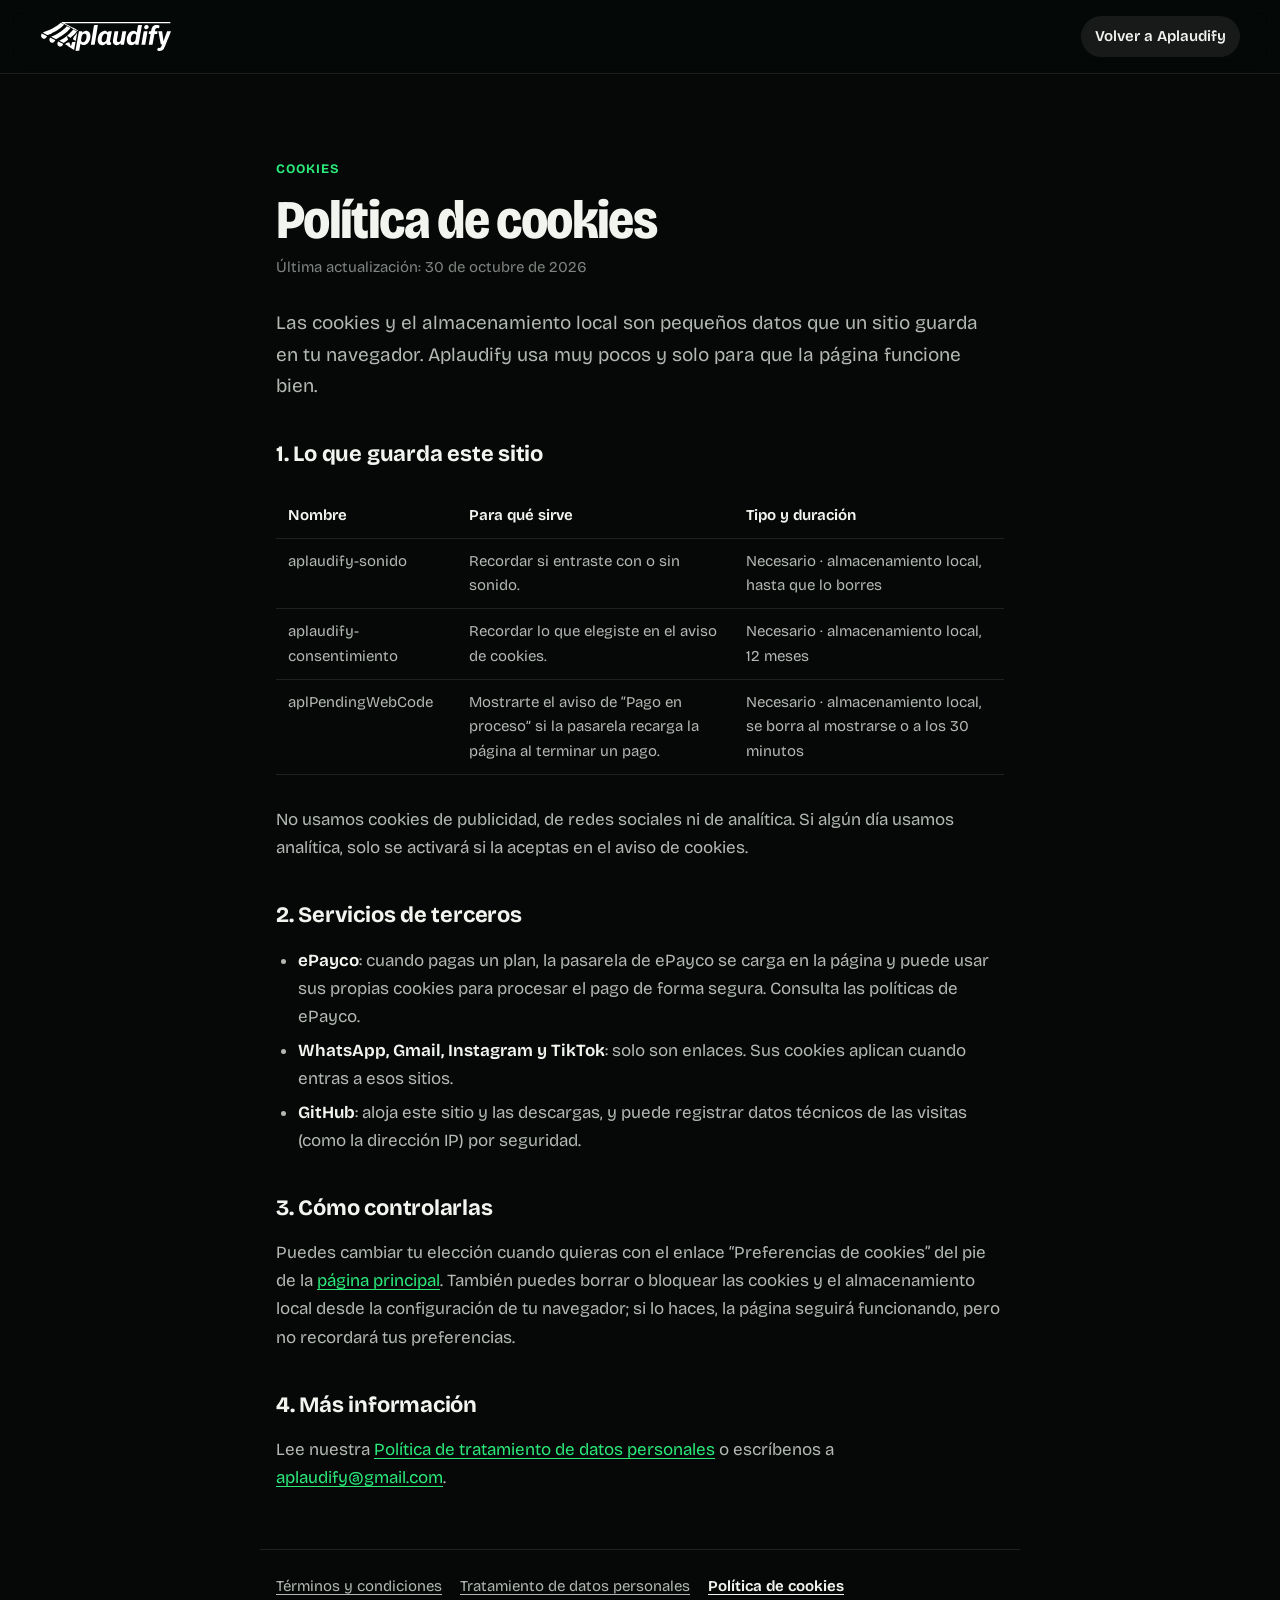
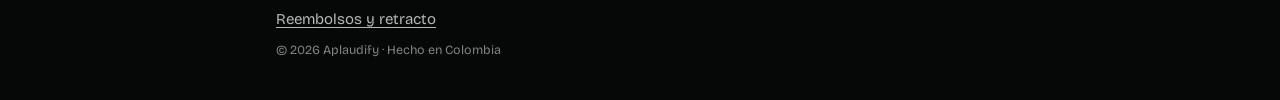
<file: cookies.html>
<!doctype html>
<html lang="es-CO">
<head>
  <meta charset="utf-8">
  <meta name="viewport" content="width=device-width, initial-scale=1">
  <title>Política de cookies · Aplaudify</title>
  <meta name="description" content="Qué cookies y almacenamiento local usa el sitio de Aplaudify y cómo controlarlos.">
  <meta name="theme-color" content="#050807">
  <link rel="canonical" href="https://aplaudify.com/cookies.html">
  <link rel="icon" type="image/png" href="favicon.png">
  <link rel="stylesheet" href="assets/css/legal.css">
</head>
<body>
  <a class="skip" href="#contenido">Saltar al contenido</a>
  <header class="top">
    <a href="./" aria-label="Aplaudify, volver al inicio"><img src="assets/img/logo/aplaudify-logo-blanco.svg" alt="Aplaudify" width="3068" height="722"></a>
    <a class="back" href="./">Volver a Aplaudify</a>
  </header>
  <main id="contenido">
    <p class="kicker">Cookies</p>
    <h1>Política de cookies</h1>
    <p class="updated">Última actualización: 30 de octubre de 2026</p>
    <p class="intro">Las cookies y el almacenamiento local son pequeños datos que un sitio guarda en tu navegador. Aplaudify usa muy pocos y solo para que la página funcione bien.</p>

    <h2>1. Lo que guarda este sitio</h2>
    <div class="table-wrap">
      <table>
        <thead><tr><th scope="col">Nombre</th><th scope="col">Para qué sirve</th><th scope="col">Tipo y duración</th></tr></thead>
        <tbody>
          <tr><td>aplaudify-sonido</td><td>Recordar si entraste con o sin sonido.</td><td>Necesario · almacenamiento local, hasta que lo borres</td></tr>
          <tr><td>aplaudify-consentimiento</td><td>Recordar lo que elegiste en el aviso de cookies.</td><td>Necesario · almacenamiento local, 12 meses</td></tr>
          <tr><td>aplPendingWebCode</td><td>Mostrarte el aviso de “Pago en proceso” si la pasarela recarga la página al terminar un pago.</td><td>Necesario · almacenamiento local, se borra al mostrarse o a los 30 minutos</td></tr>
        </tbody>
      </table>
    </div>
    <p>No usamos cookies de publicidad, de redes sociales ni de analítica. Si algún día usamos analítica, solo se activará si la aceptas en el aviso de cookies.</p>

    <h2>2. Servicios de terceros</h2>
    <ul>
      <li><strong>ePayco</strong>: cuando pagas un plan, la pasarela de ePayco se carga en la página y puede usar sus propias cookies para procesar el pago de forma segura. Consulta las políticas de ePayco.</li>
      <li><strong>WhatsApp, Gmail, Instagram y TikTok</strong>: solo son enlaces. Sus cookies aplican cuando entras a esos sitios.</li>
      <li><strong>GitHub</strong>: aloja este sitio y las descargas, y puede registrar datos técnicos de las visitas (como la dirección IP) por seguridad.</li>
    </ul>

    <h2>3. Cómo controlarlas</h2>
    <p>Puedes cambiar tu elección cuando quieras con el enlace “Preferencias de cookies” del pie de la <a href="./">página principal</a>. También puedes borrar o bloquear las cookies y el almacenamiento local desde la configuración de tu navegador; si lo haces, la página seguirá funcionando, pero no recordará tus preferencias.</p>

    <h2>4. Más información</h2>
    <p>Lee nuestra <a href="privacidad.html">Política de tratamiento de datos personales</a> o escríbenos a <a href="mailto:aplaudify@gmail.com">aplaudify@gmail.com</a>.</p>

  </main>
  <nav class="legal-nav" aria-label="Información legal">
    <a href="terminos.html">Términos y condiciones</a>
    <a href="privacidad.html">Tratamiento de datos personales</a>
    <a href="cookies.html" aria-current="page">Política de cookies</a>
    <a href="reembolsos.html">Reembolsos y retracto</a>
    <small>© 2026 Aplaudify · Hecho en Colombia</small>
  </nav>
</body>
</html>
</file>
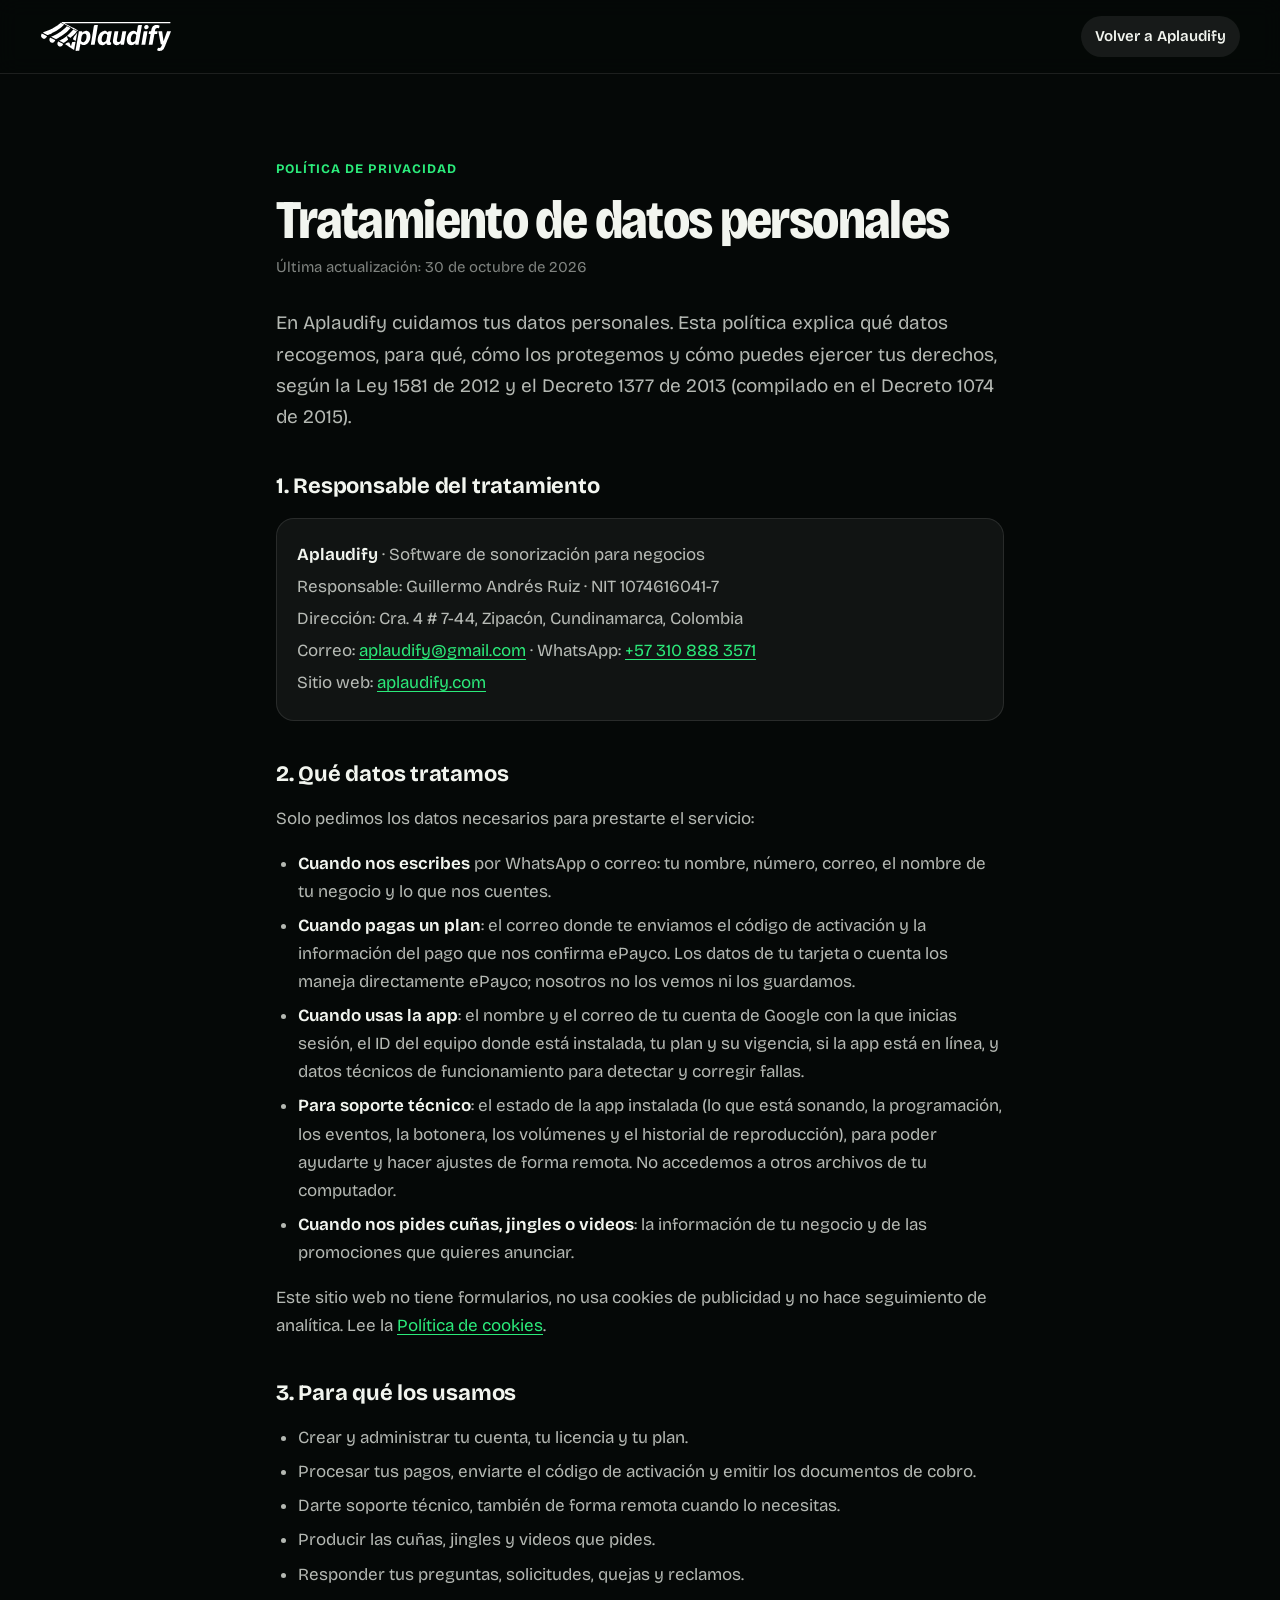
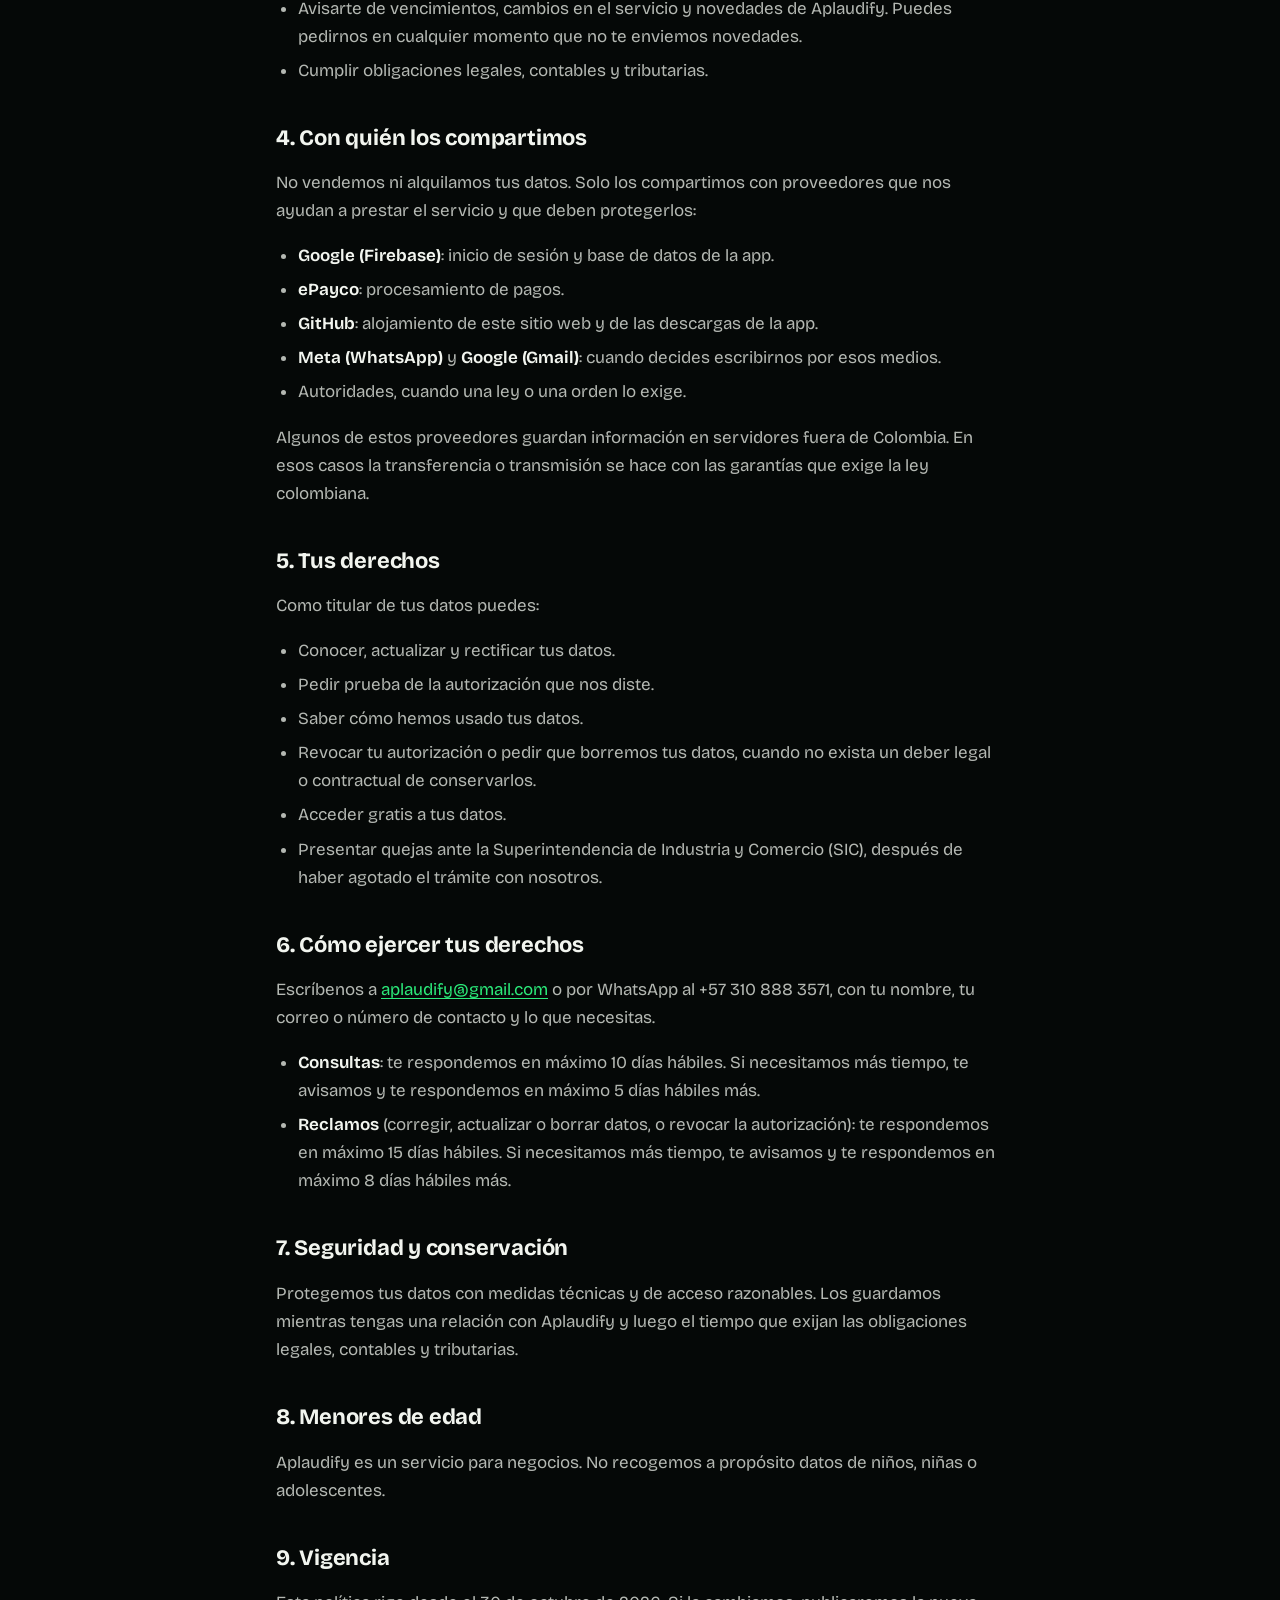
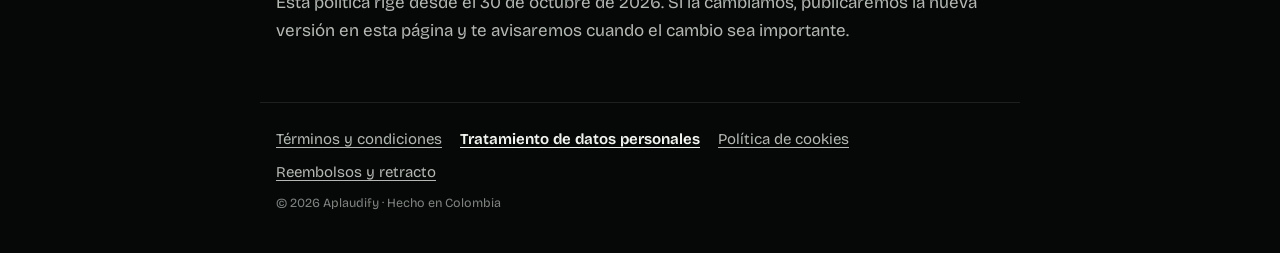
<file: privacidad.html>
<!doctype html>
<html lang="es-CO">
<head>
  <meta charset="utf-8">
  <meta name="viewport" content="width=device-width, initial-scale=1">
  <title>Tratamiento de datos personales · Aplaudify</title>
  <meta name="description" content="Política de tratamiento de datos personales de Aplaudify según la Ley 1581 de 2012.">
  <meta name="theme-color" content="#050807">
  <link rel="canonical" href="https://aplaudify.com/privacidad.html">
  <link rel="icon" type="image/png" href="favicon.png">
  <link rel="stylesheet" href="assets/css/legal.css">
</head>
<body>
  <a class="skip" href="#contenido">Saltar al contenido</a>
  <header class="top">
    <a href="./" aria-label="Aplaudify, volver al inicio"><img src="assets/img/logo/aplaudify-logo-blanco.svg" alt="Aplaudify" width="3068" height="722"></a>
    <a class="back" href="./">Volver a Aplaudify</a>
  </header>
  <main id="contenido">
    <p class="kicker">Política de privacidad</p>
    <h1>Tratamiento de datos personales</h1>
    <p class="updated">Última actualización: 30 de octubre de 2026</p>
    <p class="intro">En Aplaudify cuidamos tus datos personales. Esta política explica qué datos recogemos, para qué, cómo los protegemos y cómo puedes ejercer tus derechos, según la Ley 1581 de 2012 y el Decreto 1377 de 2013 (compilado en el Decreto 1074 de 2015).</p>

    <h2>1. Responsable del tratamiento</h2>
      <div class="card">
        <p><strong>Aplaudify</strong> · Software de sonorización para negocios</p>
        <p>Responsable: Guillermo Andrés Ruiz · NIT 1074616041-7</p>
        <p>Dirección: Cra. 4 # 7-44, Zipacón, Cundinamarca, Colombia</p>
        <p>Correo: <a href="mailto:aplaudify@gmail.com">aplaudify@gmail.com</a> · WhatsApp: <a href="https://wa.me/573108883571" target="_blank" rel="noopener">+57 310 888 3571</a></p>
        <p>Sitio web: <a href="https://aplaudify.com/">aplaudify.com</a></p>
      </div>

    <h2>2. Qué datos tratamos</h2>
    <p>Solo pedimos los datos necesarios para prestarte el servicio:</p>
    <ul>
      <li><strong>Cuando nos escribes</strong> por WhatsApp o correo: tu nombre, número, correo, el nombre de tu negocio y lo que nos cuentes.</li>
      <li><strong>Cuando pagas un plan</strong>: el correo donde te enviamos el código de activación y la información del pago que nos confirma ePayco. Los datos de tu tarjeta o cuenta los maneja directamente ePayco; nosotros no los vemos ni los guardamos.</li>
      <li><strong>Cuando usas la app</strong>: el nombre y el correo de tu cuenta de Google con la que inicias sesión, el ID del equipo donde está instalada, tu plan y su vigencia, si la app está en línea, y datos técnicos de funcionamiento para detectar y corregir fallas.</li>
      <li><strong>Para soporte técnico</strong>: el estado de la app instalada (lo que está sonando, la programación, los eventos, la botonera, los volúmenes y el historial de reproducción), para poder ayudarte y hacer ajustes de forma remota. No accedemos a otros archivos de tu computador.</li>
      <li><strong>Cuando nos pides cuñas, jingles o videos</strong>: la información de tu negocio y de las promociones que quieres anunciar.</li>
    </ul>
    <p>Este sitio web no tiene formularios, no usa cookies de publicidad y no hace seguimiento de analítica. Lee la <a href="cookies.html">Política de cookies</a>.</p>

    <h2>3. Para qué los usamos</h2>
    <ul>
      <li>Crear y administrar tu cuenta, tu licencia y tu plan.</li>
      <li>Procesar tus pagos, enviarte el código de activación y emitir los documentos de cobro.</li>
      <li>Darte soporte técnico, también de forma remota cuando lo necesitas.</li>
      <li>Producir las cuñas, jingles y videos que pides.</li>
      <li>Responder tus preguntas, solicitudes, quejas y reclamos.</li>
      <li>Avisarte de vencimientos, cambios en el servicio y novedades de Aplaudify. Puedes pedirnos en cualquier momento que no te enviemos novedades.</li>
      <li>Cumplir obligaciones legales, contables y tributarias.</li>
    </ul>

    <h2>4. Con quién los compartimos</h2>
    <p>No vendemos ni alquilamos tus datos. Solo los compartimos con proveedores que nos ayudan a prestar el servicio y que deben protegerlos:</p>
    <ul>
      <li><strong>Google (Firebase)</strong>: inicio de sesión y base de datos de la app.</li>
      <li><strong>ePayco</strong>: procesamiento de pagos.</li>
      <li><strong>GitHub</strong>: alojamiento de este sitio web y de las descargas de la app.</li>
      <li><strong>Meta (WhatsApp)</strong> y <strong>Google (Gmail)</strong>: cuando decides escribirnos por esos medios.</li>
      <li>Autoridades, cuando una ley o una orden lo exige.</li>
    </ul>
    <p>Algunos de estos proveedores guardan información en servidores fuera de Colombia. En esos casos la transferencia o transmisión se hace con las garantías que exige la ley colombiana.</p>

    <h2>5. Tus derechos</h2>
    <p>Como titular de tus datos puedes:</p>
    <ul>
      <li>Conocer, actualizar y rectificar tus datos.</li>
      <li>Pedir prueba de la autorización que nos diste.</li>
      <li>Saber cómo hemos usado tus datos.</li>
      <li>Revocar tu autorización o pedir que borremos tus datos, cuando no exista un deber legal o contractual de conservarlos.</li>
      <li>Acceder gratis a tus datos.</li>
      <li>Presentar quejas ante la Superintendencia de Industria y Comercio (SIC), después de haber agotado el trámite con nosotros.</li>
    </ul>

    <h2>6. Cómo ejercer tus derechos</h2>
    <p>Escríbenos a <a href="mailto:aplaudify@gmail.com">aplaudify@gmail.com</a> o por WhatsApp al +57 310 888 3571, con tu nombre, tu correo o número de contacto y lo que necesitas.</p>
    <ul>
      <li><strong>Consultas</strong>: te respondemos en máximo 10 días hábiles. Si necesitamos más tiempo, te avisamos y te respondemos en máximo 5 días hábiles más.</li>
      <li><strong>Reclamos</strong> (corregir, actualizar o borrar datos, o revocar la autorización): te respondemos en máximo 15 días hábiles. Si necesitamos más tiempo, te avisamos y te respondemos en máximo 8 días hábiles más.</li>
    </ul>

    <h2>7. Seguridad y conservación</h2>
    <p>Protegemos tus datos con medidas técnicas y de acceso razonables. Los guardamos mientras tengas una relación con Aplaudify y luego el tiempo que exijan las obligaciones legales, contables y tributarias.</p>

    <h2>8. Menores de edad</h2>
    <p>Aplaudify es un servicio para negocios. No recogemos a propósito datos de niños, niñas o adolescentes.</p>

    <h2>9. Vigencia</h2>
    <p>Esta política rige desde el 30 de octubre de 2026. Si la cambiamos, publicaremos la nueva versión en esta página y te avisaremos cuando el cambio sea importante.</p>

  </main>
  <nav class="legal-nav" aria-label="Información legal">
    <a href="terminos.html">Términos y condiciones</a>
    <a href="privacidad.html" aria-current="page">Tratamiento de datos personales</a>
    <a href="cookies.html">Política de cookies</a>
    <a href="reembolsos.html">Reembolsos y retracto</a>
    <small>© 2026 Aplaudify · Hecho en Colombia</small>
  </nav>
</body>
</html>
</file>
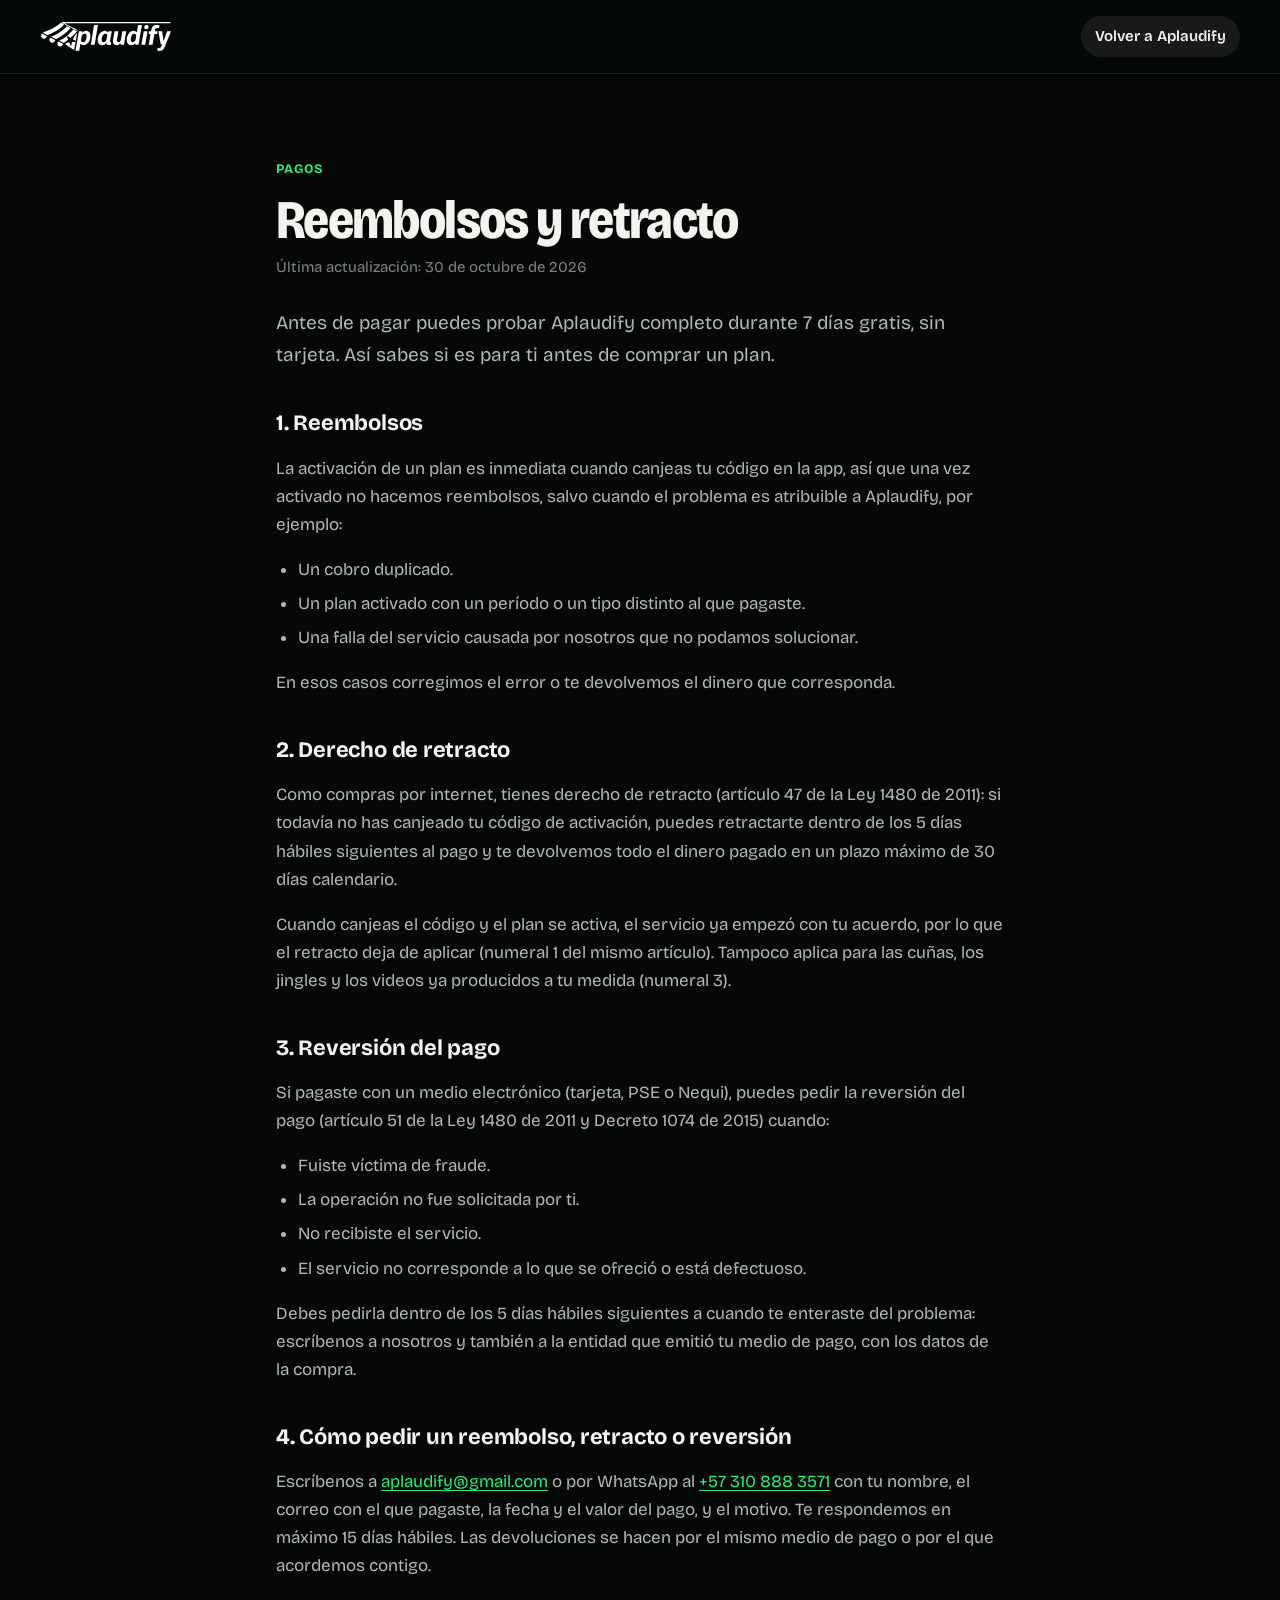
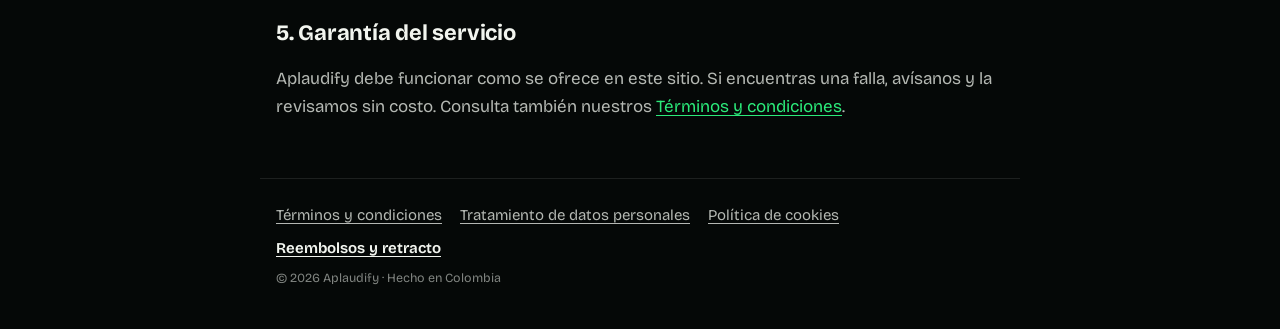
<file: reembolsos.html>
<!doctype html>
<html lang="es-CO">
<head>
  <meta charset="utf-8">
  <meta name="viewport" content="width=device-width, initial-scale=1">
  <title>Reembolsos y retracto · Aplaudify</title>
  <meta name="description" content="Política de reembolsos, derecho de retracto y reversión del pago de Aplaudify.">
  <meta name="theme-color" content="#050807">
  <link rel="canonical" href="https://aplaudify.com/reembolsos.html">
  <link rel="icon" type="image/png" href="favicon.png">
  <link rel="stylesheet" href="assets/css/legal.css">
</head>
<body>
  <a class="skip" href="#contenido">Saltar al contenido</a>
  <header class="top">
    <a href="./" aria-label="Aplaudify, volver al inicio"><img src="assets/img/logo/aplaudify-logo-blanco.svg" alt="Aplaudify" width="3068" height="722"></a>
    <a class="back" href="./">Volver a Aplaudify</a>
  </header>
  <main id="contenido">
    <p class="kicker">Pagos</p>
    <h1>Reembolsos y retracto</h1>
    <p class="updated">Última actualización: 30 de octubre de 2026</p>
    <p class="intro">Antes de pagar puedes probar Aplaudify completo durante 7 días gratis, sin tarjeta. Así sabes si es para ti antes de comprar un plan.</p>

    <h2>1. Reembolsos</h2>
    <p>La activación de un plan es inmediata cuando canjeas tu código en la app, así que una vez activado no hacemos reembolsos, salvo cuando el problema es atribuible a Aplaudify, por ejemplo:</p>
    <ul>
      <li>Un cobro duplicado.</li>
      <li>Un plan activado con un período o un tipo distinto al que pagaste.</li>
      <li>Una falla del servicio causada por nosotros que no podamos solucionar.</li>
    </ul>
    <p>En esos casos corregimos el error o te devolvemos el dinero que corresponda.</p>

    <h2>2. Derecho de retracto</h2>
    <p>Como compras por internet, tienes derecho de retracto (artículo 47 de la Ley 1480 de 2011): si todavía no has canjeado tu código de activación, puedes retractarte dentro de los 5 días hábiles siguientes al pago y te devolvemos todo el dinero pagado en un plazo máximo de 30 días calendario.</p>
    <p>Cuando canjeas el código y el plan se activa, el servicio ya empezó con tu acuerdo, por lo que el retracto deja de aplicar (numeral 1 del mismo artículo). Tampoco aplica para las cuñas, los jingles y los videos ya producidos a tu medida (numeral 3).</p>

    <h2>3. Reversión del pago</h2>
    <p>Si pagaste con un medio electrónico (tarjeta, PSE o Nequi), puedes pedir la reversión del pago (artículo 51 de la Ley 1480 de 2011 y Decreto 1074 de 2015) cuando:</p>
    <ul>
      <li>Fuiste víctima de fraude.</li>
      <li>La operación no fue solicitada por ti.</li>
      <li>No recibiste el servicio.</li>
      <li>El servicio no corresponde a lo que se ofreció o está defectuoso.</li>
    </ul>
    <p>Debes pedirla dentro de los 5 días hábiles siguientes a cuando te enteraste del problema: escríbenos a nosotros y también a la entidad que emitió tu medio de pago, con los datos de la compra.</p>

    <h2>4. Cómo pedir un reembolso, retracto o reversión</h2>
    <p>Escríbenos a <a href="mailto:aplaudify@gmail.com">aplaudify@gmail.com</a> o por WhatsApp al <a href="https://wa.me/573108883571" target="_blank" rel="noopener">+57 310 888 3571</a> con tu nombre, el correo con el que pagaste, la fecha y el valor del pago, y el motivo. Te respondemos en máximo 15 días hábiles. Las devoluciones se hacen por el mismo medio de pago o por el que acordemos contigo.</p>

    <h2>5. Garantía del servicio</h2>
    <p>Aplaudify debe funcionar como se ofrece en este sitio. Si encuentras una falla, avísanos y la revisamos sin costo. Consulta también nuestros <a href="terminos.html">Términos y condiciones</a>.</p>

  </main>
  <nav class="legal-nav" aria-label="Información legal">
    <a href="terminos.html">Términos y condiciones</a>
    <a href="privacidad.html">Tratamiento de datos personales</a>
    <a href="cookies.html">Política de cookies</a>
    <a href="reembolsos.html" aria-current="page">Reembolsos y retracto</a>
    <small>© 2026 Aplaudify · Hecho en Colombia</small>
  </nav>
</body>
</html>
</file>
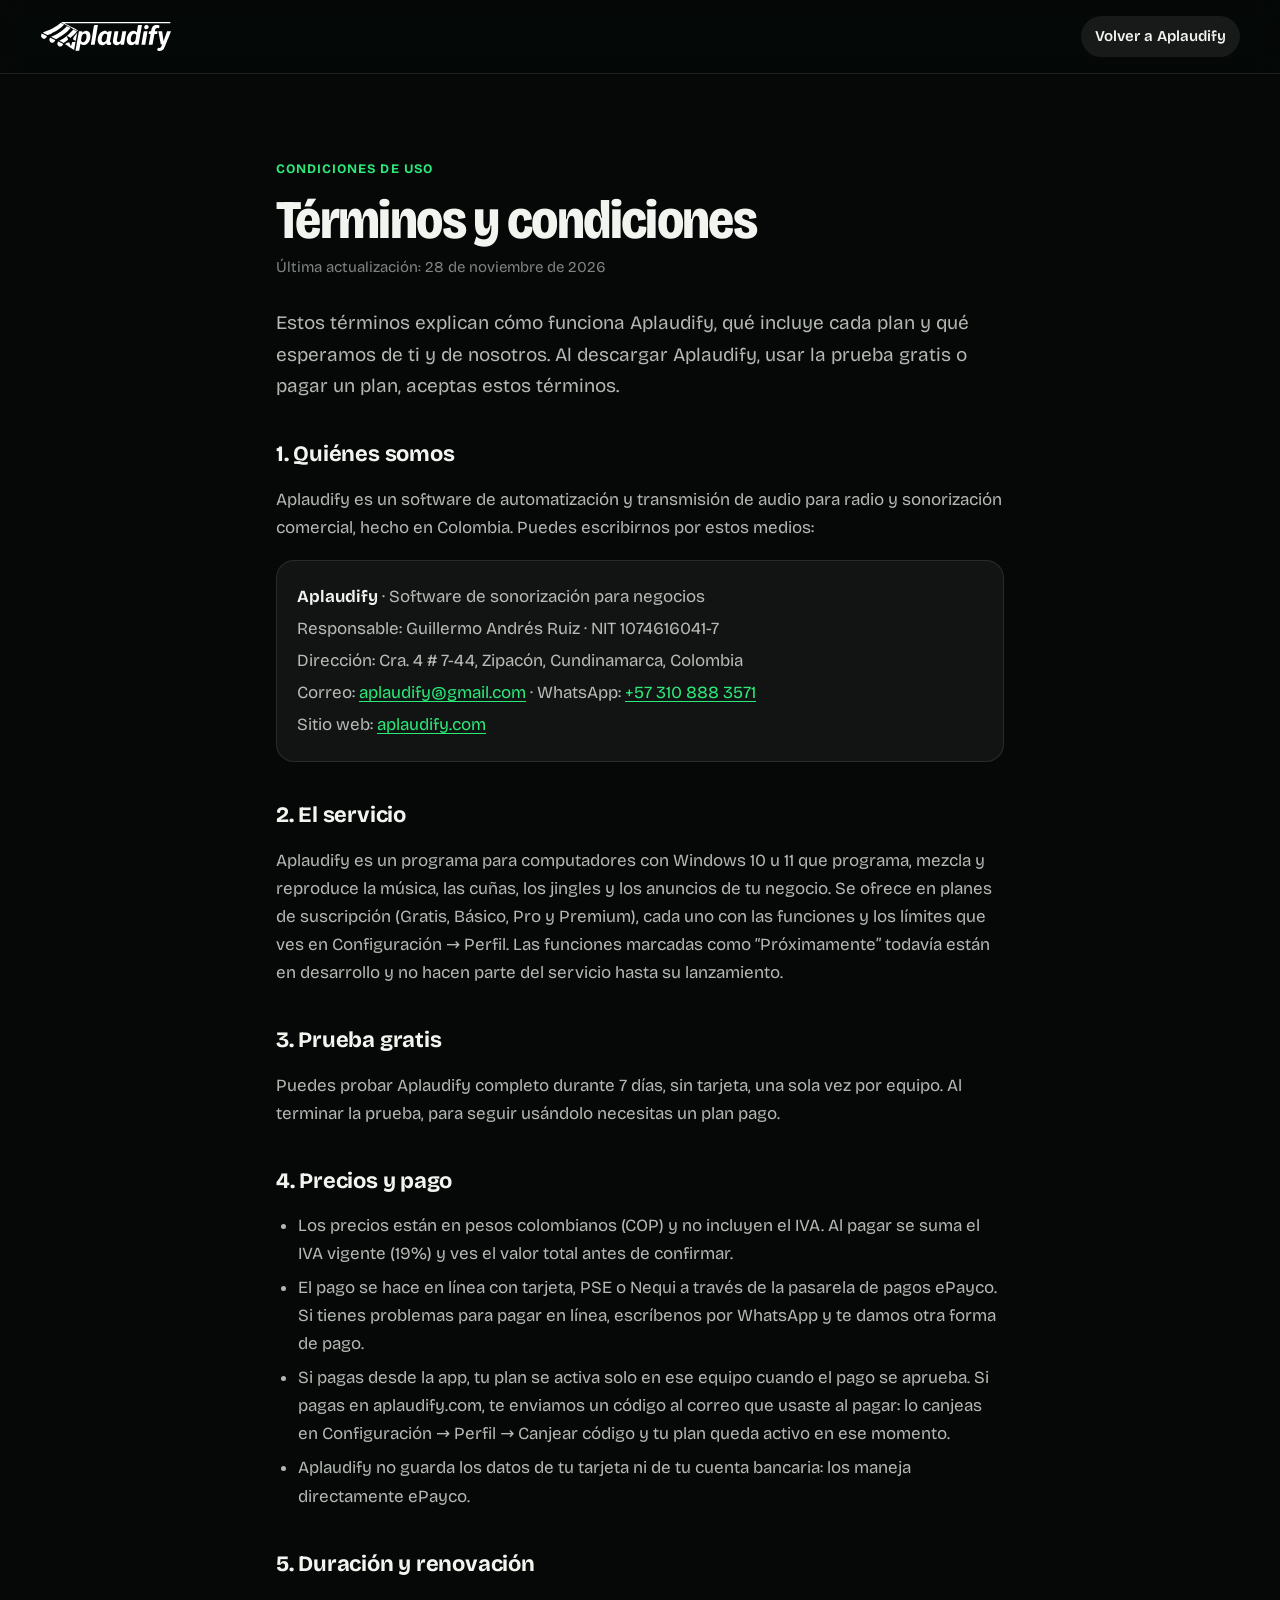
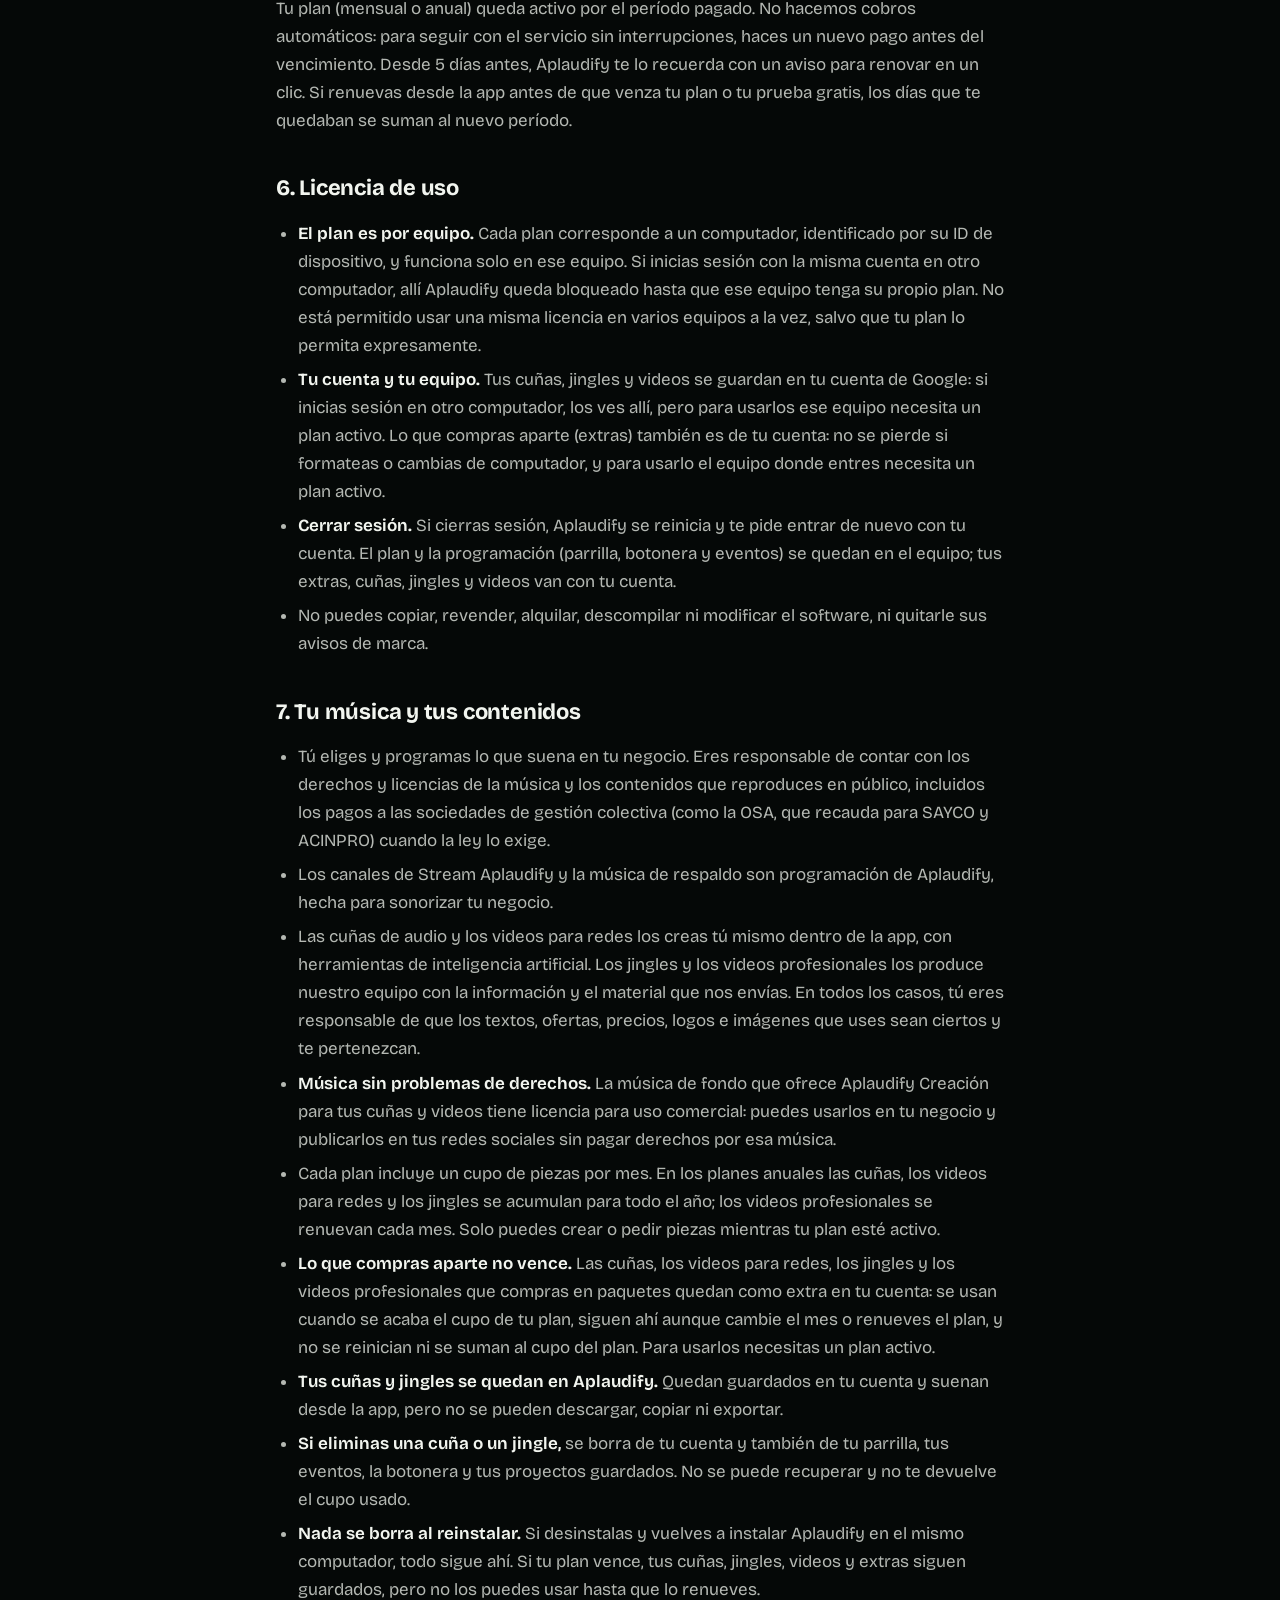
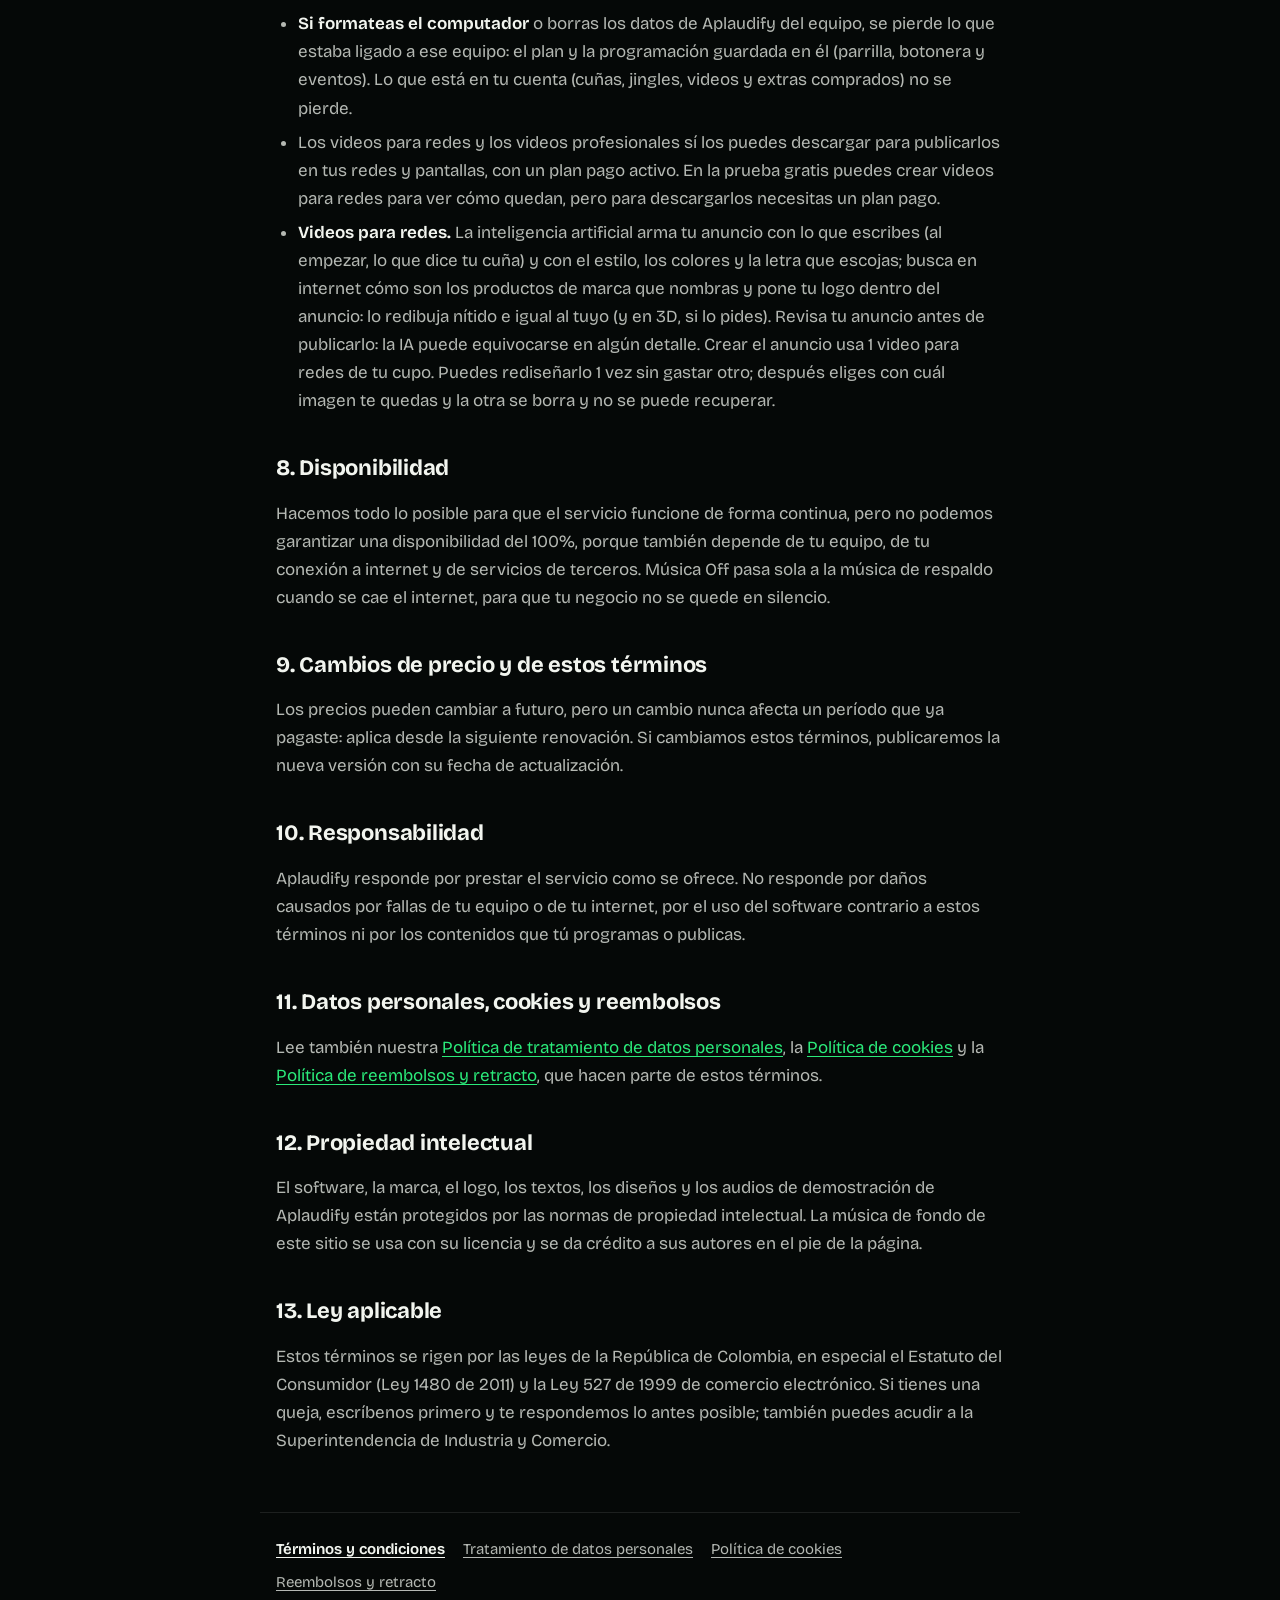
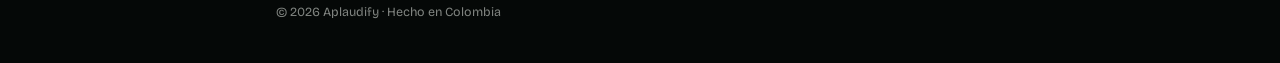
<file: terminos.html>
<!doctype html>
<html lang="es-CO">
<head>
  <meta charset="utf-8">
  <meta name="viewport" content="width=device-width, initial-scale=1">
  <title>Términos y condiciones · Aplaudify</title>
  <meta name="description" content="Términos y condiciones de Aplaudify: planes, precios, pago, licencia de uso y responsabilidades.">
  <meta name="theme-color" content="#050807">
  <link rel="canonical" href="https://aplaudify.com/terminos.html">
  <link rel="icon" type="image/png" href="favicon.png">
  <link rel="stylesheet" href="assets/css/legal.css">
</head>
<body>
  <a class="skip" href="#contenido">Saltar al contenido</a>
  <header class="top">
    <a href="./" aria-label="Aplaudify, volver al inicio"><img src="assets/img/logo/aplaudify-logo-blanco.svg" alt="Aplaudify" width="3068" height="722"></a>
    <a class="back" href="./">Volver a Aplaudify</a>
  </header>
  <main id="contenido">
    <p class="kicker">Condiciones de uso</p>
    <h1>Términos y condiciones</h1>
    <p class="updated">Última actualización: 28 de noviembre de 2026</p>
    <p class="intro">Estos términos explican cómo funciona Aplaudify, qué incluye cada plan y qué esperamos de ti y de nosotros. Al descargar Aplaudify, usar la prueba gratis o pagar un plan, aceptas estos términos.</p>

    <h2>1. Quiénes somos</h2>
    <p>Aplaudify es un software de automatización y transmisión de audio para radio y sonorización comercial, hecho en Colombia. Puedes escribirnos por estos medios:</p>
      <div class="card">
        <p><strong>Aplaudify</strong> · Software de sonorización para negocios</p>
        <p>Responsable: Guillermo Andrés Ruiz · NIT 1074616041-7</p>
        <p>Dirección: Cra. 4 # 7-44, Zipacón, Cundinamarca, Colombia</p>
        <p>Correo: <a href="mailto:aplaudify@gmail.com">aplaudify@gmail.com</a> · WhatsApp: <a href="https://wa.me/573108883571" target="_blank" rel="noopener">+57 310 888 3571</a></p>
        <p>Sitio web: <a href="https://aplaudify.com/">aplaudify.com</a></p>
      </div>

    <h2>2. El servicio</h2>
    <p>Aplaudify es un programa para computadores con Windows 10 u 11 que programa, mezcla y reproduce la música, las cuñas, los jingles y los anuncios de tu negocio. Se ofrece en planes de suscripción (Gratis, Básico, Pro y Premium), cada uno con las funciones y los límites que ves en Configuración → Perfil. Las funciones marcadas como “Próximamente” todavía están en desarrollo y no hacen parte del servicio hasta su lanzamiento.</p>
    <h2>3. Prueba gratis</h2>
    <p>Puedes probar Aplaudify completo durante 7 días, sin tarjeta, una sola vez por equipo. Al terminar la prueba, para seguir usándolo necesitas un plan pago.</p>
    <h2>4. Precios y pago</h2>
    <ul>
      <li>Los precios están en pesos colombianos (COP) y no incluyen el IVA. Al pagar se suma el IVA vigente (19%) y ves el valor total antes de confirmar.</li>
      <li>El pago se hace en línea con tarjeta, PSE o Nequi a través de la pasarela de pagos ePayco. Si tienes problemas para pagar en línea, escríbenos por WhatsApp y te damos otra forma de pago.</li>
      <li>Si pagas desde la app, tu plan se activa solo en ese equipo cuando el pago se aprueba. Si pagas en aplaudify.com, te enviamos un código al correo que usaste al pagar: lo canjeas en Configuración → Perfil → Canjear código y tu plan queda activo en ese momento.</li>
      <li>Aplaudify no guarda los datos de tu tarjeta ni de tu cuenta bancaria: los maneja directamente ePayco.</li>
    </ul>
    <h2>5. Duración y renovación</h2>
    <p>Tu plan (mensual o anual) queda activo por el período pagado. No hacemos cobros automáticos: para seguir con el servicio sin interrupciones, haces un nuevo pago antes del vencimiento. Desde 5 días antes, Aplaudify te lo recuerda con un aviso para renovar en un clic. Si renuevas desde la app antes de que venza tu plan o tu prueba gratis, los días que te quedaban se suman al nuevo período.</p>
    <h2>6. Licencia de uso</h2>
    <ul>
      <li><b>El plan es por equipo.</b> Cada plan corresponde a un computador, identificado por su ID de dispositivo, y funciona solo en ese equipo. Si inicias sesión con la misma cuenta en otro computador, allí Aplaudify queda bloqueado hasta que ese equipo tenga su propio plan. No está permitido usar una misma licencia en varios equipos a la vez, salvo que tu plan lo permita expresamente.</li>
      <li><b>Tu cuenta y tu equipo.</b> Tus cuñas, jingles y videos se guardan en tu cuenta de Google: si inicias sesión en otro computador, los ves allí, pero para usarlos ese equipo necesita un plan activo. Lo que compras aparte (extras) también es de tu cuenta: no se pierde si formateas o cambias de computador, y para usarlo el equipo donde entres necesita un plan activo.</li>
      <li><b>Cerrar sesión.</b> Si cierras sesión, Aplaudify se reinicia y te pide entrar de nuevo con tu cuenta. El plan y la programación (parrilla, botonera y eventos) se quedan en el equipo; tus extras, cuñas, jingles y videos van con tu cuenta.</li>
      <li>No puedes copiar, revender, alquilar, descompilar ni modificar el software, ni quitarle sus avisos de marca.</li>
    </ul>
    <h2>7. Tu música y tus contenidos</h2>
    <ul>
      <li>Tú eliges y programas lo que suena en tu negocio. Eres responsable de contar con los derechos y licencias de la música y los contenidos que reproduces en público, incluidos los pagos a las sociedades de gestión colectiva (como la OSA, que recauda para SAYCO y ACINPRO) cuando la ley lo exige.</li>
      <li>Los canales de Stream Aplaudify y la música de respaldo son programación de Aplaudify, hecha para sonorizar tu negocio.</li>
      <li>Las cuñas de audio y los videos para redes los creas tú mismo dentro de la app, con herramientas de inteligencia artificial. Los jingles y los videos profesionales los produce nuestro equipo con la información y el material que nos envías. En todos los casos, tú eres responsable de que los textos, ofertas, precios, logos e imágenes que uses sean ciertos y te pertenezcan.</li>
      <li><b>Música sin problemas de derechos.</b> La música de fondo que ofrece Aplaudify Creación para tus cuñas y videos tiene licencia para uso comercial: puedes usarlos en tu negocio y publicarlos en tus redes sociales sin pagar derechos por esa música.</li>
      <li>Cada plan incluye un cupo de piezas por mes. En los planes anuales las cuñas, los videos para redes y los jingles se acumulan para todo el año; los videos profesionales se renuevan cada mes. Solo puedes crear o pedir piezas mientras tu plan esté activo.</li>
      <li><b>Lo que compras aparte no vence.</b> Las cuñas, los videos para redes, los jingles y los videos profesionales que compras en paquetes quedan como extra en tu cuenta: se usan cuando se acaba el cupo de tu plan, siguen ahí aunque cambie el mes o renueves el plan, y no se reinician ni se suman al cupo del plan. Para usarlos necesitas un plan activo.</li>
      <li><b>Tus cuñas y jingles se quedan en Aplaudify.</b> Quedan guardados en tu cuenta y suenan desde la app, pero no se pueden descargar, copiar ni exportar.</li>
      <li><b>Si eliminas una cuña o un jingle,</b> se borra de tu cuenta y también de tu parrilla, tus eventos, la botonera y tus proyectos guardados. No se puede recuperar y no te devuelve el cupo usado.</li>
      <li><b>Nada se borra al reinstalar.</b> Si desinstalas y vuelves a instalar Aplaudify en el mismo computador, todo sigue ahí. Si tu plan vence, tus cuñas, jingles, videos y extras siguen guardados, pero no los puedes usar hasta que lo renueves.</li>
      <li><b>Si formateas el computador</b> o borras los datos de Aplaudify del equipo, se pierde lo que estaba ligado a ese equipo: el plan y la programación guardada en él (parrilla, botonera y eventos). Lo que está en tu cuenta (cuñas, jingles, videos y extras comprados) no se pierde.</li>
      <li>Los videos para redes y los videos profesionales sí los puedes descargar para publicarlos en tus redes y pantallas, con un plan pago activo. En la prueba gratis puedes crear videos para redes para ver cómo quedan, pero para descargarlos necesitas un plan pago.</li>
      <li><b>Videos para redes.</b> La inteligencia artificial arma tu anuncio con lo que escribes (al empezar, lo que dice tu cuña) y con el estilo, los colores y la letra que escojas; busca en internet cómo son los productos de marca que nombras y pone tu logo dentro del anuncio: lo redibuja nítido e igual al tuyo (y en 3D, si lo pides). Revisa tu anuncio antes de publicarlo: la IA puede equivocarse en algún detalle. Crear el anuncio usa 1 video para redes de tu cupo. Puedes rediseñarlo 1 vez sin gastar otro; después eliges con cuál imagen te quedas y la otra se borra y no se puede recuperar.</li>
    </ul>
    <h2>8. Disponibilidad</h2>
    <p>Hacemos todo lo posible para que el servicio funcione de forma continua, pero no podemos garantizar una disponibilidad del 100%, porque también depende de tu equipo, de tu conexión a internet y de servicios de terceros. Música Off pasa sola a la música de respaldo cuando se cae el internet, para que tu negocio no se quede en silencio.</p>
    <h2>9. Cambios de precio y de estos términos</h2>
    <p>Los precios pueden cambiar a futuro, pero un cambio nunca afecta un período que ya pagaste: aplica desde la siguiente renovación. Si cambiamos estos términos, publicaremos la nueva versión con su fecha de actualización.</p>
    <h2>10. Responsabilidad</h2>
    <p>Aplaudify responde por prestar el servicio como se ofrece. No responde por daños causados por fallas de tu equipo o de tu internet, por el uso del software contrario a estos términos ni por los contenidos que tú programas o publicas.</p>

    <h2>11. Datos personales, cookies y reembolsos</h2>
    <p>Lee también nuestra <a href="privacidad.html">Política de tratamiento de datos personales</a>, la <a href="cookies.html">Política de cookies</a> y la <a href="reembolsos.html">Política de reembolsos y retracto</a>, que hacen parte de estos términos.</p>

    <h2>12. Propiedad intelectual</h2>
    <p>El software, la marca, el logo, los textos, los diseños y los audios de demostración de Aplaudify están protegidos por las normas de propiedad intelectual. La música de fondo de este sitio se usa con su licencia y se da crédito a sus autores en el pie de la página.</p>

    <h2>13. Ley aplicable</h2>
    <p>Estos términos se rigen por las leyes de la República de Colombia, en especial el Estatuto del Consumidor (Ley 1480 de 2011) y la Ley 527 de 1999 de comercio electrónico. Si tienes una queja, escríbenos primero y te respondemos lo antes posible; también puedes acudir a la Superintendencia de Industria y Comercio.</p>

  </main>
  <nav class="legal-nav" aria-label="Información legal">
    <a href="terminos.html" aria-current="page">Términos y condiciones</a>
    <a href="privacidad.html">Tratamiento de datos personales</a>
    <a href="cookies.html">Política de cookies</a>
    <a href="reembolsos.html">Reembolsos y retracto</a>
    <small>© 2026 Aplaudify · Hecho en Colombia</small>
  </nav>
</body>
</html>
</file>
<file: assets/css/main.css>
/* ==========================================================================
   Aplaudify · sitio web
   Mundo: un local que abre de noche. Fondo casi negro con verde de marca,
   y cada capítulo de la página enciende su propio color.
   ========================================================================== */

@font-face {
  font-family: "Bricolage";
  src: url("../fonts/bricolage-grotesque-var.woff2") format("woff2-variations"),
       url("../fonts/bricolage-grotesque-var.woff2") format("woff2");
  font-weight: 200 800;
  font-stretch: 75% 100%;
  font-style: normal;
  font-display: swap;
}

:root {
  --bg: #050807;
  --surface-1: #0c130f;
  --surface-2: #131d17;
  --surface-3: #1b2820;
  --ink: #f2f5ef;
  --ink-2: #c4cdc6;
  --ink-3: #8e9a93;
  --brand: #06703f;
  --green: #2bea7a;
  --green-2: #5cf59a;
  --green-ink: #03140a;
  --violet: #7c3aed;
  --font: "Bricolage", ui-sans-serif, system-ui, -apple-system, "Segoe UI", Roboto, sans-serif;
  --gutter: clamp(16px, 4vw, 56px);
  --maxw: 1360px;
  --section: clamp(112px, 15vw, 220px);
  --ease-out: cubic-bezier(0.23, 1, 0.32, 1);
  --ease-io: cubic-bezier(0.77, 0, 0.175, 1);
  --ease-drawer: cubic-bezier(0.32, 0.72, 0, 1);
}

*, *::before, *::after { box-sizing: border-box; }

html {
  background: var(--bg);
  color: var(--ink);
  -webkit-text-size-adjust: 100%;
  scrollbar-color: #2a3a31 var(--bg);
  scrollbar-width: thin;
}

body {
  margin: 0;
  font-family: var(--font);
  font-size: 1.0625rem;
  line-height: 1.55;
  font-optical-sizing: auto;
  font-kerning: normal;
  overflow-x: clip;
  -webkit-font-smoothing: antialiased;
  -moz-osx-font-smoothing: grayscale;
  /* Los clics no seleccionan texto por accidente; los campos y el contacto sí se pueden copiar. */
  -webkit-user-select: none;
  user-select: none;
}
input, textarea, select, [contenteditable], .way span { -webkit-user-select: text; user-select: text; }

body.is-loading { overflow: hidden; }

::selection { background: var(--green); color: var(--green-ink); }
::-webkit-scrollbar { width: 10px; height: 10px; }
::-webkit-scrollbar-track { background: var(--bg); }
::-webkit-scrollbar-thumb { background: #22322a; border-radius: 10px; border: 2px solid var(--bg); }
::-webkit-scrollbar-thumb:hover { background: #2f4a3c; }

:focus { outline: none; }
:focus-visible { outline: 2px solid var(--green); outline-offset: 3px; border-radius: 8px; }

img, video, canvas, svg { display: block; max-width: 100%; }
img { height: auto; }
a { color: inherit; text-underline-offset: .2em; text-decoration-thickness: 1px; }
button { font: inherit; color: inherit; }
h1, h2, h3, p, ul, dl, figure { margin: 0; }
ul { padding: 0; list-style: none; }

.ic {
  width: 1.15em; height: 1.15em; flex: none;
  fill: none; stroke: currentColor; stroke-width: 2; stroke-linecap: round; stroke-linejoin: round;
}
.sprite { position: absolute; width: 0; height: 0; overflow: hidden; }
.sr-only { position: absolute; width: 1px; height: 1px; overflow: hidden; clip: rect(0 0 0 0); white-space: nowrap; }

.skip {
  position: fixed; left: 16px; top: -60px; z-index: 300;
  background: var(--ink); color: var(--bg); padding: 10px 16px; border-radius: 999px; font-weight: 600;
  transition: top .2s var(--ease-out);
}
.skip:focus { top: 16px; }

/* ---------- escenario 3D fijo ---------- */
.stage {
  position: fixed; inset: 0; width: 100%; height: 100%; height: 100lvh;
  z-index: 0; display: block; background: var(--bg);
}
.spot {
  position: fixed; inset: 0; z-index: 1; pointer-events: none;
  background: radial-gradient(120% 90% at 50% 40%, transparent 55%, rgba(0, 0, 0, .42) 100%);
}
main, .footer { position: relative; z-index: 2; }

/* ---------- tipografía ---------- */
.h2 {
  font-size: clamp(2.4rem, 5.4vw, 5.6rem);
  font-weight: 760;
  font-stretch: 84%;
  line-height: .95;
  letter-spacing: -0.035em;
  text-wrap: balance;
  max-width: 15ch;
}
.lead {
  margin-top: 28px;
  font-size: clamp(1.125rem, 1.45vw, 1.4rem);
  line-height: 1.45;
  color: var(--ink-2);
  max-width: 44ch;
  text-wrap: pretty;
}
.split-mask { overflow: clip; padding-bottom: .08em; margin-bottom: -.08em; }

/* ---------- botones ---------- */
.btn {
  --h: 48px;
  display: inline-flex; align-items: center; justify-content: center; gap: .55em;
  height: var(--h); padding: 0 1.35em;
  border: 0; border-radius: 999px;
  font-family: var(--font); font-size: 1rem; font-weight: 600; letter-spacing: -0.01em; line-height: 1;
  text-decoration: none; white-space: nowrap; cursor: pointer;
  transition: transform .16s var(--ease-out), background-color .25s ease, color .25s ease;
  will-change: transform;
}
.btn:active { transform: scale(.97); }
.btn .ic { width: 1.2em; height: 1.2em; }
.btn--primary { background: var(--green); color: var(--green-ink); }
.btn--primary:hover { background: var(--green-2); }
.btn--quiet { background: rgba(242, 245, 239, .08); color: var(--ink); }
.btn--quiet:hover { background: rgba(242, 245, 239, .15); }
.btn--light { background: var(--ink); color: #07110b; }
.btn--light:hover { background: #fff; }
.btn--dark { background: #03140a; color: var(--ink); }
.btn--dark:hover { background: #000; }
.btn--violet { background: var(--violet); color: #fff; }
.btn--violet:hover { background: #8d52f0; }
.btn--sm { --h: 40px; padding: 0 1.05em; font-size: .9375rem; }
.btn--lg { --h: 56px; padding: 0 1.55em; font-size: 1.0625rem; }
.btn--xl { --h: 76px; padding: 0 2.2em; font-size: 1.25rem; }

.eq { display: inline-flex; align-items: flex-end; gap: 2px; height: 14px; width: 17px; }
.eq i { width: 3px; height: 28%; background: currentColor; border-radius: 2px; }
.eq--dark i { background: var(--green-ink); }
.sound-on .eq i,
.eq--live i { animation: eq .9s var(--ease-io) infinite alternate; }
.sound-on .eq i:nth-child(2), .eq--live i:nth-child(2) { animation-delay: -.3s; animation-duration: .7s; }
.sound-on .eq i:nth-child(3), .eq--live i:nth-child(3) { animation-delay: -.55s; animation-duration: 1.1s; }
.sound-on .eq i:nth-child(4), .eq--live i:nth-child(4) { animation-delay: -.15s; animation-duration: .8s; }
@keyframes eq { from { height: 22%; } to { height: 100%; } }

/* ---------- intro ---------- */
.intro {
  position: fixed; inset: 0; z-index: 100;
  display: grid; place-items: center;
  background: var(--bg);
  padding: 24px;
}
.intro.is-gone { display: none; }
.intro__center { display: grid; justify-items: center; text-align: center; width: min(620px, 100%); }
.intro__logo { width: min(560px, 82vw); aspect-ratio: 3068 / 722; }
.intro__logo svg { width: 100%; height: 100%; overflow: visible; }
.intro__status { margin-top: 36px; color: var(--ink-3); font-size: .9375rem; min-height: 1.5em; font-variant-numeric: tabular-nums; }
.intro__actions { display: flex; flex-wrap: wrap; justify-content: center; gap: 12px; margin-top: 28px; opacity: 0; visibility: hidden; }
.intro__hint { margin-top: 18px; color: var(--ink-3); font-size: .875rem; opacity: 0; }
.intro__awning { position: absolute; inset: 0; display: flex; pointer-events: none; z-index: 2; }
.intro__stripe { position: relative; flex: 1; height: 100%; background: var(--brand); transform: scaleY(0); transform-origin: 50% 0; }
.intro__stripe:nth-child(even) { background: #f2f5ef; }
.intro__stripe::after {
  content: ""; position: absolute; left: 0; right: 0; top: calc(100% - 1px);
  aspect-ratio: 2 / 1; border-radius: 0 0 999px 999px; background: inherit;
}

/* ---------- cursor ---------- */
.cursor { position: fixed; left: 0; top: 0; z-index: 400; pointer-events: none; display: none; }
.has-cursor .cursor { display: block; }
.has-cursor, .has-cursor a, .has-cursor button, .has-cursor [data-cursor], .has-cursor summary, .has-cursor label { cursor: none; }
.cursor__dot, .cursor__ring { position: absolute; left: 0; top: 0; will-change: transform; }
.cursor__dot { width: 6px; height: 6px; margin: -3px 0 0 -3px; border-radius: 50%; background: var(--ink); }
.cursor__ring {
  width: 40px; height: 40px; margin: -20px 0 0 -20px; border-radius: 50%;
  box-shadow: inset 0 0 0 1.5px rgba(242, 245, 239, .55);
  display: grid; place-items: center;
  transition: width .35s var(--ease-out), height .35s var(--ease-out), margin .35s var(--ease-out), background-color .3s ease, box-shadow .3s ease;
}
.cursor.is-hover .cursor__ring { width: 58px; height: 58px; margin: -29px 0 0 -29px; background: rgba(242, 245, 239, .1); }
.cursor.is-label .cursor__ring { width: 100px; height: 100px; margin: -50px 0 0 -50px; background: var(--green); box-shadow: none; }
.cursor.is-label .cursor__dot { opacity: 0; }
.cursor__label { font-size: .8125rem; font-weight: 650; color: var(--green-ink); opacity: 0; transition: opacity .2s ease; white-space: nowrap; }
.cursor.is-label .cursor__label { opacity: 1; }
.cursor.is-down .cursor__ring { transform: scale(.85); }

/* ---------- nav ---------- */
.nav {
  position: fixed; inset: 0 0 auto 0; z-index: 50;
  height: 76px; padding: 0 var(--gutter);
  display: flex; align-items: center; justify-content: space-between; gap: 24px;
  transition: transform .45s var(--ease-drawer), background-color .3s ease;
}
.nav.is-solid { background: rgba(5, 8, 7, .94); }
.nav.is-hidden { transform: translateY(-100%); }
.nav__brand img { width: 136px; height: auto; }
.nav__links { display: flex; gap: 6px; }
.nav__links a {
  padding: 9px 14px; border-radius: 999px; text-decoration: none;
  font-size: .9375rem; font-weight: 500; color: var(--ink-2);
  transition: color .2s ease, background-color .2s ease;
}
.nav__links a:hover, .nav__links a.is-current { color: var(--ink); background: rgba(242, 245, 239, .08); }
.nav__actions { display: flex; align-items: center; gap: 10px; }
.sound {
  display: inline-flex; align-items: center; gap: 10px;
  height: 40px; padding: 0 14px 0 13px; border: 0; border-radius: 999px;
  background: rgba(242, 245, 239, .08); cursor: pointer; font-size: .9375rem; font-weight: 500;
  transition: background-color .2s ease;
}
.sound:hover { background: rgba(242, 245, 239, .15); }
.sound-on .sound { background: rgba(43, 234, 122, .16); color: var(--green); }
.nav__burger { display: none; width: 44px; height: 44px; border: 0; border-radius: 50%; background: rgba(242, 245, 239, .08); cursor: pointer; position: relative; }
.nav__burger span:not(.sr-only) { position: absolute; left: 13px; right: 13px; height: 2px; background: var(--ink); border-radius: 2px; transition: transform .35s var(--ease-out); }
.nav__burger span:nth-child(1) { top: 18px; }
.nav__burger span:nth-child(2) { top: 25px; }
.nav__burger[aria-expanded="true"] span:nth-child(1) { transform: translateY(3.5px) rotate(45deg); }
.nav__burger[aria-expanded="true"] span:nth-child(2) { transform: translateY(-3.5px) rotate(-45deg); }

.menu {
  position: fixed; inset: 0; z-index: 45; background: var(--bg);
  display: flex; flex-direction: column; justify-content: center; gap: 40px;
  padding: 96px var(--gutter) 48px;
}
.menu[hidden] { display: none; }
.menu nav { display: grid; gap: 2px; }
.menu nav a { font-size: clamp(2.2rem, 9vw, 3.4rem); font-weight: 720; font-stretch: 85%; letter-spacing: -0.03em; text-decoration: none; line-height: 1.12; }
.menu .btn { align-self: flex-start; }

/* ---------- hero ---------- */
.hero {
  position: relative;
  min-height: 100svh;
  display: grid; align-items: center;
  grid-template-columns: minmax(0, 1.08fr) minmax(0, .92fr);
  padding: 120px var(--gutter) 80px;
}
.hero__copy { position: relative; z-index: 3; max-width: 760px; }
.hero__title {
  font-size: clamp(2.6rem, 6.5vw, 7.25rem);
  font-weight: 780;
  font-stretch: 80%;
  line-height: .9;
  letter-spacing: -0.045em;
}
.hero__title .line { display: block; overflow: clip; padding-bottom: .07em; margin-bottom: -.07em; }
.hero__title .line__in { display: inline-block; will-change: transform; }
.hero__lead { margin-top: 30px; max-width: 34ch; font-size: clamp(1.125rem, 1.5vw, 1.375rem); line-height: 1.45; color: var(--ink-2); }
.hero__ctas { display: flex; flex-wrap: wrap; gap: 12px; margin-top: 38px; }
.hero__meta { display: flex; align-items: center; gap: 10px; margin-top: 26px; color: var(--ink-3); font-size: .9375rem; }
.hero__stage { position: absolute; z-index: 2; top: 0; bottom: 0; right: 0; width: 50%; }
.hero__tip {
  position: absolute; z-index: 3; right: var(--gutter); bottom: 32px;
  color: var(--ink-3); font-size: .875rem;
  transition: opacity .5s ease;
}
.hero__tip.is-done { opacity: 0; }

/* ---------- clientes ---------- */
.clients { padding: 40px 0 var(--section); }
.clients__title { text-align: center; font-size: 1.0625rem; font-weight: 500; color: var(--ink-3); padding: 0 var(--gutter); }
.marquee {
  margin-top: 28px; overflow: hidden;
  -webkit-mask-image: linear-gradient(90deg, transparent, #000 12%, #000 88%, transparent);
          mask-image: linear-gradient(90deg, transparent, #000 12%, #000 88%, transparent);
}
.marquee__track { display: flex; align-items: center; gap: 18px; width: max-content; will-change: transform; }
.marquee__track img {
  height: 96px; width: auto; padding: 16px 26px; box-sizing: border-box;
  background: #f2f5ef; border-radius: 22px; object-fit: contain;
  transition: transform .4s var(--ease-out);
}
.marquee__track img:hover { transform: translateY(-4px) rotate(-1.5deg); }

/* ---------- la calle ---------- */
.street {
  position: relative;
  min-height: 100svh;
  display: flex; flex-direction: column; justify-content: space-between; gap: 32px;
  padding: 104px var(--gutter) 40px;
}
.street::before {
  content: ""; position: absolute; inset: 0 0 auto 0; height: 52%; pointer-events: none;
  background: linear-gradient(rgba(6, 9, 15, .92), rgba(6, 9, 15, .6) 55%, transparent);
}
.street > * { position: relative; }
.street__intro { display: grid; grid-template-columns: minmax(0, 1fr) minmax(0, 440px); gap: 18px 56px; align-items: end; max-width: var(--maxw); }
.street__intro .h2 { grid-row: span 2; font-size: clamp(2.4rem, 4.6vw, 4.8rem); }
.street__intro .lead { max-width: 38ch; margin-top: 0; font-size: clamp(1.0625rem, 1.25vw, 1.25rem); }
.street__intro .power { margin-top: 0; justify-self: start; }
.power {
  display: inline-flex; align-items: center; gap: 16px;
  padding: 10px 24px 10px 10px; border: 0; border-radius: 999px;
  background: var(--surface-2); cursor: pointer;
  font-size: 1.0625rem; font-weight: 600;
  transition: background-color .3s ease;
}
.power:hover { background: var(--surface-3); }
.power__track { position: relative; width: 76px; height: 44px; border-radius: 999px; background: #2a3530; transition: background-color .35s var(--ease-out); }
.power__knob {
  position: absolute; left: 4px; top: 4px; width: 36px; height: 36px; border-radius: 50%; background: var(--ink);
  box-shadow: 0 3px 10px rgba(0, 0, 0, .35);
  transition: transform .45s var(--ease-drawer);
}
.power[aria-pressed="true"] .power__track { background: var(--green); }
.power[aria-pressed="true"] .power__knob { transform: translateX(32px); }
.street__ui { display: grid; gap: 22px; justify-items: start; opacity: .25; transition: opacity .6s ease; }
.street.is-on .street__ui { opacity: 1; }
.street__now {
  display: inline-flex; align-items: center; gap: 14px;
  padding: 14px 22px 14px 18px; border-radius: 22px;
  background: rgba(5, 8, 7, .78);
}
.street__now .eq { color: var(--green); height: 22px; width: 24px; gap: 3px; }
.street__now .eq i { width: 4px; }
.street__now p { display: grid; line-height: 1.25; }
.street__now-place { font-weight: 700; font-size: 1.125rem; }
.street__now-list { color: var(--ink-2); font-size: .9375rem; }
.street__picker { display: flex; flex-wrap: wrap; gap: 8px; }
.street__picker button {
  display: inline-flex; align-items: center; gap: 10px;
  height: 48px; padding: 0 20px 0 16px; border: 0; border-radius: 999px;
  background: rgba(19, 29, 23, .9); cursor: pointer; font-size: 1rem; font-weight: 600;
  transition: background-color .3s ease, color .3s ease, transform .16s var(--ease-out);
}
.street__picker button::before { content: ""; width: 12px; height: 12px; border-radius: 50%; background: var(--c); transition: background-color .3s ease; }
.street__picker button:hover { background: var(--surface-3); }
.street__picker button:active { transform: scale(.97); }
.street__picker button[aria-checked="true"] { background: var(--c); color: #07110b; }
.street__picker button[aria-checked="true"]::before { background: #07110b; }
.street__more { color: var(--ink-3); font-size: .9375rem; max-width: 60ch; }

/* ---------- producto: la app ---------- */
.product { position: relative; padding: var(--section) 0 calc(var(--section) * .6); }
.product__head { padding: 0 var(--gutter); max-width: var(--maxw); margin: 0 auto; display: grid; grid-template-columns: minmax(0, 1.1fr) minmax(0, .9fr); gap: 4vw; align-items: end; }
.product__head .lead { margin-top: 0; }
.product__stage { perspective: 2400px; perspective-origin: 50% 20%; padding: 8vh var(--gutter) 0; }
.product__tilt {
  position: relative; width: min(1140px, 100%); margin: 0 auto; aspect-ratio: 1280 / 800;
  transform-style: preserve-3d; transform-origin: 50% 0;
  will-change: transform;
}
.product__float { position: relative; transform-style: preserve-3d; }
.product__tilt::after {
  content: ""; position: absolute; left: 6%; right: 6%; bottom: -6%; height: 12%; z-index: -1;
  background: radial-gradient(50% 50% at 50% 50%, rgba(0, 0, 0, .7), transparent 70%);
  transform: translateZ(-80px);
}
.product__bar { max-width: 1140px; margin: 40px auto 0; padding: 0 var(--gutter); display: flex; flex-wrap: wrap; align-items: center; justify-content: space-between; gap: 18px; }
.product__caption { font-size: clamp(1.375rem, 2.2vw, 2rem); font-weight: 680; letter-spacing: -0.02em; min-height: 1.3em; }
.product__steps { display: flex; flex-wrap: wrap; gap: 6px; }
.product__steps button {
  height: 40px; padding: 0 16px; border: 0; border-radius: 999px;
  background: rgba(242, 245, 239, .07); color: var(--ink-2); cursor: pointer; font-size: .9375rem; font-weight: 550;
  position: relative; overflow: hidden;
  transition: color .25s ease, background-color .25s ease;
}
.product__steps button::after { content: ""; position: absolute; left: 0; bottom: 0; height: 3px; width: calc(var(--p, 0) * 100%); background: var(--green); }
.product__steps button[aria-selected="true"] { color: var(--ink); background: rgba(242, 245, 239, .14); }

/* La app (fragmento de interfaz real: conserva su propio estilo) */
.appwin {
  --ap-bg: #141414; --ap-panel: #1b1b1b; --ap-panel-2: #212121; --ap-line: #2c2c2c;
  --ap-text: #ececec; --ap-dim: #8d8d8d; --ap-purple: #8a1fe0; --ap-purple-2: #b25cff; --ap-green: #22c55e;
  position: absolute; left: 0; top: 0; width: 1280px; height: 800px;
  transform: scale(var(--s, 1)); transform-origin: 0 0;
  display: grid; grid-template-columns: 186px minmax(0, 1fr) 236px; grid-template-rows: 64px minmax(0, 1fr);
  background: var(--ap-bg); color: var(--ap-text);
  font-family: "Segoe UI", system-ui, -apple-system, Roboto, sans-serif; font-size: 12px; line-height: 1.35;
  border-radius: 14px; overflow: hidden;
  box-shadow: 0 50px 120px -30px rgba(0, 0, 0, .9), 0 0 0 1px rgba(255, 255, 255, .06);
  user-select: none;
}
.appwin .ic { width: 15px; height: 15px; }
.appwin b { font-weight: 600; }
.ap-label { display: inline-flex; align-items: center; gap: 6px; font-size: 10px; font-weight: 600; letter-spacing: .06em; text-transform: uppercase; color: var(--ap-dim); }
.ap-top { grid-column: 1 / -1; display: flex; align-items: center; gap: 14px; padding: 0 16px; background: #181818; box-shadow: inset 0 -1px 0 var(--ap-line); }
.ap-logo { width: 150px; height: auto; filter: drop-shadow(0 0 10px rgba(43, 234, 122, .35)); }
.ap-onair { padding: 5px 10px; border-radius: 4px; background: #4a1878; color: #e9d5ff; font-weight: 700; letter-spacing: .05em; font-size: 11px; transition: background-color .3s ease, box-shadow .3s ease; }
.ap-onair.is-live { background: var(--ap-purple); box-shadow: 0 0 18px rgba(138, 31, 224, .7); animation: onair 1.6s ease-in-out infinite; }
@keyframes onair { 50% { box-shadow: 0 0 6px rgba(138, 31, 224, .4); } }
.ap-online { display: inline-flex; align-items: center; gap: 6px; padding: 4px 10px; border-radius: 999px; background: rgba(34, 197, 94, .1); color: var(--ap-green); font-size: 11px; font-weight: 600; box-shadow: inset 0 0 0 1px rgba(34, 197, 94, .3); }
.ap-online i { width: 6px; height: 6px; border-radius: 50%; background: var(--ap-green); }
.ap-top__btns { margin-left: auto; display: flex; align-items: center; gap: 8px; }
.ap-beta { padding: 5px 12px; border-radius: 999px; background: #2a1d3d; color: #d8b4fe; font-weight: 700; font-size: 11px; box-shadow: inset 0 0 0 1px #5b3a86; }
.ap-tb { display: inline-flex; align-items: center; gap: 6px; padding: 7px 14px; border-radius: 6px; background: var(--ap-panel-2); color: #d4d4d4; font-size: 12px; box-shadow: inset 0 0 0 1px var(--ap-line); }
.ap-side { background: #171717; box-shadow: inset -1px 0 0 var(--ap-line); padding: 18px 8px; display: flex; flex-direction: column; gap: 3px; }
.ap-side .ap-label { padding: 0 10px 10px; }
.ap-nav { display: flex; align-items: center; gap: 12px; padding: 10px 12px; border-radius: 8px; color: #cfcfcf; font-size: 12.5px; transition: background-color .25s ease, color .25s ease; }
.ap-nav img { width: 18px; height: 18px; border-radius: 4px; }
.ap-nav.is-active { background: #3b1361; color: #fff; }
.ap-nav.is-active .ic { color: #60a5fa; }
.ap-nav--cfg { margin-top: auto; }
.ap-main { display: grid; grid-template-rows: auto auto auto auto minmax(0, 1fr); min-width: 0; }
.ap-deck { display: grid; grid-template-columns: 1fr 1.6fr 1fr; gap: 10px; padding: 12px 14px 8px; }
.ap-card { padding: 11px 12px; border-radius: 10px; background: var(--ap-panel); box-shadow: inset 0 0 0 1px var(--ap-line); min-width: 0; }
.ap-card__row { display: flex; align-items: center; gap: 9px; margin-top: 7px; }
.ap-card__row b { white-space: nowrap; overflow: hidden; text-overflow: ellipsis; font-size: 13px; }
.ap-chip { display: grid; place-items: center; width: 26px; height: 26px; border-radius: 6px; background: #2a2a2a; color: var(--ap-dim); font-style: normal; flex: none; }
.ap-chip--music { background: rgba(34, 197, 94, .14); color: var(--ap-green); }
.ap-card--now { background: #1c1424; box-shadow: inset 0 0 0 1.5px var(--ap-purple); }
.ap-card--now small { display: block; margin: 3px 0 0 35px; color: var(--ap-dim); font-size: 11px; }
.ap-card--now.is-event { background: #2a0f45; }
.ap-wave { display: flex; align-items: center; gap: 2px; height: 30px; margin-top: 8px; padding: 0 2px; border-radius: 6px; background: rgba(138, 31, 224, .12); }
.ap-wave i { flex: 1; height: 15%; border-radius: 2px; background: var(--ap-purple-2); opacity: .45; transition: opacity .3s ease; }
.ap-wave i.is-past { opacity: 1; }
.ap-progress { height: 4px; margin: 2px 14px 0; border-radius: 4px; background: #2a2a2a; overflow: hidden; }
.ap-progress i { display: block; height: 100%; width: 0; background: var(--ap-purple); }
.ap-transport { display: flex; align-items: center; gap: 10px; padding: 12px 14px; box-shadow: inset 0 -1px 0 var(--ap-line); }
.ap-round { display: grid; place-items: center; width: 34px; height: 34px; border-radius: 50%; background: var(--ap-panel-2); color: #bdbdbd; box-shadow: inset 0 0 0 1px var(--ap-line); }
.ap-round .ic { width: 13px; height: 13px; }
.ap-round--on { color: var(--ap-purple-2); box-shadow: inset 0 0 0 1.5px var(--ap-purple); }
.ap-play { display: grid; place-items: center; width: 42px; height: 42px; border: 0; border-radius: 50%; background: var(--ap-purple); color: #fff; cursor: pointer; transition: transform .14s var(--ease-out), box-shadow .3s ease; }
.ap-play:active { transform: scale(.94); }
.ap-play.is-press { transform: scale(.9); }
.ap-play .ic { width: 16px; height: 16px; }
.ap-sep { width: 1px; height: 24px; background: var(--ap-line); margin: 0 4px; }
.ap-time { font-size: 22px; font-weight: 700; margin-left: 8px; font-variant-numeric: tabular-nums; letter-spacing: -0.01em; }
.ap-vol { margin-left: auto; display: flex; align-items: center; gap: 8px; color: var(--ap-dim); }
.ap-vol i { position: relative; width: 84px; height: 4px; border-radius: 4px; background: #333; }
.ap-vol i b { position: absolute; left: 0; top: 0; bottom: 0; width: var(--v, 0%); border-radius: 4px; background: #e5e5e5; transition: width .6s var(--ease-out); }
.ap-vol i b::after { content: ""; position: absolute; right: -6px; top: -4px; width: 12px; height: 12px; border-radius: 50%; background: #fff; }
.ap-vol em { font-style: normal; font-size: 11px; width: 30px; }
.ap-cart { padding: 10px 14px 12px; box-shadow: inset 0 -1px 0 var(--ap-line); }
.ap-cart__head { display: flex; justify-content: space-between; align-items: center; margin-bottom: 8px; }
.ap-cart__head .ap-label .ic { color: var(--ap-purple-2); width: 12px; height: 12px; }
.ap-bank { color: var(--ap-purple-2); font-size: 11px; }
.ap-pads { display: grid; grid-template-columns: repeat(3, 1fr); gap: 8px; }
.ap-pad {
  position: relative; height: 48px; border: 0; border-radius: 8px; cursor: pointer;
  background: #1a1a1a; box-shadow: inset 0 0 0 1px #333; color: #9a9a9a;
  display: grid; place-items: center; font-size: 12px; overflow: hidden;
  transition: background-color .25s ease, color .25s ease, box-shadow .25s ease;
}
.ap-pad em { position: absolute; left: 8px; top: 5px; font-style: normal; font-size: 10px; color: #6b6b6b; }
.ap-pad b { font-weight: 600; }
.ap-pad.is-loaded { background: #241634; color: #f3e8ff; box-shadow: inset 0 0 0 1px #5b2a8a; }
.ap-pad.is-hit { background: var(--ap-purple); color: #fff; box-shadow: 0 0 22px rgba(138, 31, 224, .65); }
.ap-pad::after { content: ""; position: absolute; left: 0; bottom: 0; height: 3px; width: calc(var(--p, 0) * 100%); background: #fff; opacity: .8; }
.ap-grid { display: grid; grid-template-rows: auto auto minmax(0, 1fr); min-height: 0; }
.ap-grid__head { display: flex; align-items: center; gap: 10px; padding: 10px 14px; }
.ap-grid__head > div { display: grid; }
.ap-grid__head b { font-size: 13px; }
.ap-grid__head small { color: var(--ap-dim); font-size: 10.5px; }
.ap-count { padding: 3px 9px; border-radius: 999px; background: #262626; color: var(--ap-dim); font-size: 10.5px; }
.ap-add { margin-left: auto; display: grid; place-items: center; width: 28px; height: 28px; border-radius: 50%; background: var(--ap-purple); color: #fff; transition: transform .14s var(--ease-out); }
.ap-add.is-press { transform: scale(.85); }
.ap-clear { padding: 4px 10px; border-radius: 5px; color: #d8b4fe; font-size: 11px; box-shadow: inset 0 0 0 1px #5b3a86; }
.ap-thead, .ap-row { display: grid; grid-template-columns: 30px minmax(0, 1fr) 96px 52px 70px; align-items: center; gap: 8px; padding: 0 14px; }
.ap-thead { height: 26px; background: #0f0f0f; color: var(--ap-dim); font-size: 10px; letter-spacing: .05em; text-transform: uppercase; }
.ap-rows { overflow: hidden; }
.ap-row { height: 31px; box-shadow: inset 0 -1px 0 #202020; font-size: 11.5px; }
.ap-row > span:first-child { color: var(--ap-dim); }
.ap-row b { font-weight: 500; white-space: nowrap; overflow: hidden; text-overflow: ellipsis; }
.ap-row small { color: var(--ap-dim); font-size: 11px; }
.ap-row.is-now { background: rgba(138, 31, 224, .16); }
.ap-row.is-now b { color: #fff; }
.ap-type { justify-self: start; padding: 2px 8px; border-radius: 4px; font-size: 10px; font-weight: 600; }
.ap-type--musica { background: rgba(34, 197, 94, .14); color: #4ade80; }
.ap-type--cuna { background: rgba(250, 204, 21, .14); color: #facc15; }
.ap-type--jingle { background: rgba(96, 165, 250, .16); color: #93c5fd; }
.ap-right { background: #171717; box-shadow: inset 1px 0 0 var(--ap-line); display: flex; flex-direction: column; min-height: 0; }
.ap-sec { padding: 14px; box-shadow: inset 0 -1px 0 var(--ap-line); display: grid; gap: 8px; }
.ap-sec--grow { flex: 1; align-content: start; overflow: hidden; }
.ap-sec__head { display: flex; justify-content: space-between; align-items: center; }
.ap-sec__head em { font-style: normal; padding: 2px 8px; border-radius: 999px; background: #2a1d3d; color: #d8b4fe; font-size: 10px; font-weight: 600; }
.ap-empty { color: #6e6e6e; text-align: center; font-size: 11.5px; padding: 6px 0; }
.ap-ev { display: grid; grid-template-columns: auto 1fr auto; gap: 8px; align-items: center; padding: 8px 10px; border-radius: 8px; background: #221532; box-shadow: inset 0 0 0 1px #4c2a74; font-size: 11.5px; }
.ap-ev b { color: #e9d5ff; font-variant-numeric: tabular-nums; }
.ap-ev em { font-style: normal; color: #c084fc; font-variant-numeric: tabular-nums; }
.ap-ev.is-fired { background: var(--ap-purple); box-shadow: 0 0 18px rgba(138, 31, 224, .55); }
.ap-ev.is-fired b, .ap-ev.is-fired em { color: #fff; }
.ap-stat { display: grid; grid-template-columns: 1fr auto; gap: 4px 8px; font-size: 10.5px; }
.ap-stat span { text-transform: uppercase; letter-spacing: .05em; color: #a3a3a3; font-weight: 600; }
.ap-stat em { font-style: normal; color: var(--ap-green); font-weight: 600; font-variant-numeric: tabular-nums; }
.ap-stat i { grid-column: 1 / -1; height: 4px; border-radius: 4px; background: #2a2a2a; overflow: hidden; }
.ap-stat i b { display: block; height: 100%; background: var(--ap-green); border-radius: 4px; transition: width .6s var(--ease-out); }
.ap-kv { display: flex; justify-content: space-between; font-size: 10.5px; color: #a3a3a3; text-transform: uppercase; letter-spacing: .05em; font-weight: 600; }
.ap-kv em { font-style: normal; color: #e5e5e5; text-transform: none; letter-spacing: 0; font-variant-numeric: tabular-nums; }
.ap-aux { border-radius: 8px; padding: 8px; background: #050505; box-shadow: inset 0 0 0 1px rgba(34, 197, 94, .45); }
.ap-aux span { display: flex; align-items: center; gap: 6px; font-size: 10.5px; color: #d4d4d4; }
.ap-aux span i { width: 6px; height: 6px; border-radius: 50%; background: var(--ap-green); }
.ap-meter { display: flex; align-items: flex-end; gap: 3px; height: 46px; margin-top: 6px; }
.ap-meter i { flex: 1; height: 4%; border-radius: 2px 2px 0 0; background: linear-gradient(to top, #16a34a 0 60%, #facc15 60% 85%, #ef4444 85%); background-size: 100% 46px; background-position: bottom; }
.ap-hist { display: grid; gap: 6px; }
.ap-hrow { display: grid; grid-template-columns: auto 1fr auto; gap: 8px; font-size: 11px; color: #d4d4d4; }
.ap-hrow span { color: var(--ap-dim); font-variant-numeric: tabular-nums; }
.ap-hrow b { font-weight: 500; white-space: nowrap; overflow: hidden; text-overflow: ellipsis; }
.ap-hrow em { font-style: normal; color: var(--ap-dim); }
.ap-foot { padding: 12px 14px; display: grid; gap: 6px; }
.ap-modal { position: absolute; inset: 0; z-index: 5; display: grid; place-items: center; background: rgba(0, 0, 0, .55); opacity: 0; visibility: hidden; }
.ap-modal__card { width: 460px; border-radius: 12px; background: #161616; box-shadow: 0 0 0 1px #3b2a52, 0 30px 80px rgba(0, 0, 0, .7); overflow: hidden; }
.ap-modal__head { display: flex; justify-content: space-between; align-items: center; padding: 14px 18px; box-shadow: inset 0 -1px 0 var(--ap-line); font-size: 14px; font-weight: 600; }
.ap-modal__head span { display: flex; align-items: center; gap: 10px; }
.ap-modal__head .ic { color: var(--ap-purple-2); }
.ap-modal__head i { font-style: normal; color: var(--ap-dim); font-size: 18px; }
.ap-modal__body { display: grid; gap: 14px; padding: 16px 18px; }
.ap-field > span { display: block; font-size: 11px; font-weight: 600; color: #d4d4d4; margin-bottom: 6px; }
.ap-input { height: 32px; padding: 0 10px; display: flex; align-items: center; border-radius: 6px; background: #1f1f1f; box-shadow: inset 0 0 0 1px #333; font-size: 12px; }
.ap-input.is-focus { box-shadow: inset 0 0 0 1.5px var(--ap-purple); }
.ap-ph { color: #6e6e6e; }
.ap-caret { display: inline-block; width: 1px; height: 14px; margin-left: 1px; background: #fff; animation: caret 1s steps(1) infinite; }
@keyframes caret { 50% { opacity: 0; } }
.ap-clock { display: inline-block; padding: 8px 14px; border-radius: 6px; background: #1d0f2c; box-shadow: inset 0 0 0 1px #5b2a8a; color: #c084fc; font: 700 20px/1 "Consolas", ui-monospace, monospace; letter-spacing: .06em; }
.ap-days { display: flex; gap: 6px; }
.ap-days i { display: grid; place-items: center; width: 36px; height: 26px; border-radius: 5px; font-style: normal; font-size: 11px; background: #222; color: #a3a3a3; box-shadow: inset 0 0 0 1px #333; transition: background-color .2s ease, color .2s ease; }
.ap-days i.is-on { background: var(--ap-purple); color: #fff; box-shadow: none; }
.ap-modes { display: grid; gap: 6px; }
.ap-mode { display: grid; grid-template-columns: auto 1fr; gap: 0 10px; padding: 8px 10px; border-radius: 8px; background: #1c1c1c; box-shadow: inset 0 0 0 1px #2e2e2e; transition: background-color .25s ease, box-shadow .25s ease; }
.ap-mode i { grid-row: span 2; align-self: center; width: 13px; height: 13px; border-radius: 50%; box-shadow: inset 0 0 0 1.5px #777; }
.ap-mode b { font-size: 12px; }
.ap-mode small { color: var(--ap-dim); font-size: 10.5px; }
.ap-mode.is-on { background: #23122f; box-shadow: inset 0 0 0 1.5px var(--ap-purple); }
.ap-mode.is-on i { box-shadow: inset 0 0 0 4px var(--ap-purple-2); }
.ap-modal__foot { display: flex; justify-content: flex-end; gap: 8px; padding: 12px 18px; box-shadow: inset 0 1px 0 var(--ap-line); }
.ap-save { display: inline-flex; align-items: center; gap: 6px; padding: 8px 16px; border-radius: 6px; background: var(--ap-purple); color: #fff; font-weight: 600; transition: transform .14s var(--ease-out); }
.ap-save.is-press { transform: scale(.92); }
.ap-flash { position: absolute; inset: 0; z-index: 4; pointer-events: none; background: radial-gradient(60% 60% at 50% 30%, rgba(138, 31, 224, .35), transparent 70%); opacity: 0; }
.ap-cursor { position: absolute; left: 0; top: 0; z-index: 9; width: 26px; height: 26px; pointer-events: none; transform: translate(640px, 420px); }
.ap-cursor svg { width: 100%; height: 100%; fill: #fff; stroke: #111; stroke-width: 1.4; stroke-linejoin: round; filter: drop-shadow(0 3px 6px rgba(0, 0, 0, .5)); }
.ap-cursor::after { content: ""; position: absolute; left: -9px; top: -9px; width: 18px; height: 18px; border-radius: 50%; background: rgba(255, 255, 255, .55); transform: scale(0); opacity: 0; }
.ap-cursor.is-click::after { animation: apclick .45s var(--ease-out); }
@keyframes apclick { 0% { transform: scale(0); opacity: 1; } 100% { transform: scale(2.4); opacity: 0; } }

/* La app: vistas, menú +, explorador, hub, stream, diálogos y modo "Pruébalo tú" */
.appwin button { font: inherit; color: inherit; }
.ap-main { grid-template-rows: 380px minmax(0, 1fr); }
.ap-views { position: relative; min-height: 0; box-shadow: inset 0 -1px 0 var(--ap-line); }
.ap-view { position: absolute; inset: 0; opacity: 0; visibility: hidden; transition: opacity .35s ease, visibility .35s; overflow: hidden; }
.ap-view.is-on { opacity: 1; visibility: visible; }
.ap-view[data-view="inicio"] .ap-cart { box-shadow: none; }
.ap-nav { border: 0; background: transparent; width: 100%; text-align: left; cursor: pointer; }
.ap-nav:hover:not(.is-active) { background: #222; }
.ap-tb { border: 0; cursor: pointer; }
.ap-tb:hover { background: #2a2a2a; }
.ap-round { border: 0; cursor: pointer; }
.ap-round:hover { color: #fff; }
.ap-bank { display: inline-flex; align-items: center; gap: 6px; }
.ap-bank button { width: 20px; height: 20px; border: 0; border-radius: 4px; background: #262626; cursor: pointer; line-height: 1; }
.ap-add { border: 0; cursor: pointer; }
.ap-clear { background: transparent; border: 0; cursor: pointer; }
.ap-plus-wrap { position: relative; margin-left: auto; }
.ap-plus {
  position: absolute; right: 0; top: calc(100% + 8px); z-index: 6; width: 262px; padding: 6px; border-radius: 10px;
  background: #1c1c1c; box-shadow: 0 0 0 1px #333, 0 20px 50px rgba(0, 0, 0, .6);
  opacity: 0; visibility: hidden; transform: translateY(-6px) scale(.98); transform-origin: top right;
  transition: opacity .18s ease, transform .22s var(--ease-out), visibility .18s;
}
.ap-plus.is-open { opacity: 1; visibility: visible; transform: none; }
.ap-plus__type { display: none; }
.ap-plus.is-type .ap-plus__main { display: none; }
.ap-plus.is-type .ap-plus__type { display: block; }
.ap-plus__title { display: flex; align-items: center; gap: 8px; padding: 4px 6px 8px; color: #aaa; font-size: 10.5px; box-shadow: inset 0 -1px 0 #2c2c2c; margin-bottom: 4px; }
.ap-plus__title button { border: 0; border-radius: 4px; padding: 1px 7px; background: #2a2a2a; cursor: pointer; }
.ap-pm { width: 100%; display: flex; align-items: center; gap: 10px; padding: 8px; border: 0; border-radius: 7px; background: transparent; text-align: left; cursor: pointer; transition: background-color .15s ease; }
.ap-pm:hover, .ap-pm.is-hover { background: #2a2a2a; }
.ap-pm i { display: grid; place-items: center; width: 28px; height: 28px; border-radius: 6px; background: #262626; box-shadow: inset 0 0 0 1px #3a3a3a; flex: none; }
.ap-pm i .ic { width: 13px; height: 13px; }
.ap-pm span { display: grid; }
.ap-pm b { font-size: 12px; }
.ap-pm small { color: #8d8d8d; font-size: 10.5px; }
.ap-pm--music { box-shadow: inset 3px 0 0 #2ecc71; }
.ap-pm--music b { color: #2ecc71; }
.ap-pm--spot { box-shadow: inset 3px 0 0 #ff9500; }
.ap-pm--spot b { color: #ff9500; }
.ap-thead, .ap-row { grid-template-columns: 30px minmax(0, 1fr) 96px 52px 70px 22px; }
.ap-row { cursor: default; transition: background-color .15s ease; }
.ap-row:hover { background: rgba(255, 255, 255, .03); }
.ap-row.is-sel { background: rgba(138, 31, 224, .1); }
.ap-row.is-new { animation: rownew 1.4s ease; }
@keyframes rownew { 0% { background: rgba(43, 234, 122, .3); } 100% { background: transparent; } }
.ap-del { width: 20px; height: 20px; border: 0; border-radius: 4px; background: transparent; color: #777; cursor: pointer; opacity: 0; transition: opacity .15s ease, background-color .15s ease, color .15s ease; }
.ap-row:hover .ap-del, .ap-row.is-sel .ap-del { opacity: 1; }
.ap-del:hover { background: #3a1212; color: #ff6b6b; }
.ap-type.t-music { background: rgba(56, 189, 248, .14); color: #38bdf8; box-shadow: inset 0 0 0 1px rgba(56, 189, 248, .28); }
.ap-type.t-spot { background: rgba(255, 149, 0, .14); color: #ff9500; box-shadow: inset 0 0 0 1px rgba(255, 149, 0, .28); }
.ap-type.t-stream { background: rgba(127, 10, 202, .14); color: #a855f7; box-shadow: inset 0 0 0 1px rgba(127, 10, 202, .28); }
.ap-type.t-pause { background: rgba(136, 136, 136, .12); color: #888; box-shadow: inset 0 0 0 1px rgba(136, 136, 136, .2); }
.ap-type.t-spotify { background: rgba(29, 185, 84, .14); color: #1DB954; box-shadow: inset 0 0 0 1px rgba(29, 185, 84, .28); }
.ap-type.t-tracklist { background: rgba(244, 114, 182, .14); color: #f472b6; box-shadow: inset 0 0 0 1px rgba(244, 114, 182, .28); }
.ap-type.t-event { background: rgba(127, 10, 202, .18); color: #c084fc; box-shadow: inset 0 0 0 1px rgba(127, 10, 202, .3); }
.ap-type.t-offmusic { background: rgba(232, 57, 42, .14); color: #e8392a; box-shadow: inset 0 0 0 1px rgba(232, 57, 42, .28); }
.ap-row .ap-bulbs { display: inline-flex; align-items: center; gap: 4px; }
.ap-bulb { display: inline-block; width: 7px; height: 7px; border-radius: 50%; background: #22c55e; box-shadow: 0 0 6px rgba(34, 197, 94, .8); }
.ap-mini { padding: 4px 9px; border: 0; border-radius: 5px; background: #262626; box-shadow: inset 0 0 0 1px #3a3a3a; font-size: 10.5px; font-weight: 700; cursor: pointer; }
.ap-mini--orange { background: rgba(255, 149, 0, .15); color: #ff9500 !important; box-shadow: inset 0 0 0 1px rgba(255, 149, 0, .35); }
.ap-hint { color: #7a7a7a; font-size: 10.5px; }
.ap-ex { height: 100%; display: grid; grid-template-columns: minmax(0, 1fr) minmax(0, 1.25fr); gap: 0; }
.ap-ex__col { display: grid; grid-template-rows: auto auto minmax(0, 1fr) auto; gap: 8px; padding: 14px; min-height: 0; }
.ap-ex__col + .ap-ex__col { box-shadow: inset 1px 0 0 var(--ap-line); }
.ap-ex__head { display: flex; align-items: center; justify-content: space-between; gap: 8px; }
.ap-ex__head b { font-size: 13px; }
.ap-ex__projects, .ap-ex__files { display: grid; gap: 6px; align-content: start; overflow: hidden; }
.ap-ex__projects li { display: flex; align-items: center; gap: 10px; padding: 9px 10px; border-radius: 8px; background: #1b1b1b; box-shadow: inset 0 0 0 1px var(--ap-line); cursor: pointer; transition: background-color .15s ease; }
.ap-ex__projects li:hover, .ap-ex__projects li.is-hover { background: #242424; }
.ap-ex__projects li .ic { color: #ff9500; }
.ap-ex__projects li span { margin-left: auto; color: #8d8d8d; font-size: 10.5px; }
.ap-crumbs { color: #a3a3a3; font-size: 11px; }
.ap-ex__files li { display: grid; grid-template-columns: 22px minmax(0, 1fr) auto 26px; align-items: center; gap: 8px; padding: 7px 8px; border-radius: 8px; background: #1b1b1b; box-shadow: inset 0 0 0 1px var(--ap-line); cursor: grab; touch-action: none; }
.ap-ex__files li:active { cursor: grabbing; }
.ap-ex__files li .ic { color: #38bdf8; }
.ap-ex__files li b { font-weight: 500; white-space: nowrap; overflow: hidden; text-overflow: ellipsis; }
.ap-ex__files li span { color: #8d8d8d; font-size: 10.5px; font-variant-numeric: tabular-nums; }
.ap-ex__files li button { width: 24px; height: 24px; border: 0; border-radius: 5px; background: #2a1d3d; color: #d8b4fe; cursor: pointer; font-size: 14px; line-height: 1; }
.ap-ghost {
  position: fixed; z-index: 500; pointer-events: none; display: flex; align-items: center; gap: 8px; padding: 8px 12px; border-radius: 8px;
  background: #241634; color: #f3e8ff; box-shadow: 0 0 0 1px #8a1fe0, 0 18px 40px rgba(0, 0, 0, .55); font: 600 12px/1.2 "Segoe UI", system-ui, sans-serif;
  transform: translate(-30%, -60%) rotate(-3deg);
}
.appwin .ap-ghost { position: absolute; left: 0; top: 0; z-index: 9; }
.ap-grid.is-drop { box-shadow: inset 0 0 0 2px #8a1fe0; background: rgba(138, 31, 224, .06); }
.ap-green { padding: 9px 16px; border: 0; border-radius: 999px; background: #1DB954; color: #04140a !important; font-weight: 700; cursor: pointer; transition: transform .14s var(--ease-out); }
.ap-green.is-press, .ap-purple.is-press, .ap-mini.is-press { transform: scale(.92); }
.ap-purple { padding: 9px 16px; border: 0; border-radius: 8px; background: var(--ap-purple); color: #fff !important; font-weight: 700; cursor: pointer; transition: transform .14s var(--ease-out); }
.ap-hub { height: 100%; }
.ap-hub__connect { height: 100%; display: grid; place-content: center; justify-items: center; gap: 8px; text-align: center; }
.ap-hub__connect b { font-size: 18px; }
.ap-hub__connect p { color: #bdbdbd; max-width: 34ch; }
.ap-hub__connect small { color: #7a7a7a; }
.ap-hub__on { display: none; height: 100%; grid-template-columns: minmax(0, 1.3fr) minmax(0, 1fr); }
.ap-hub[data-state="on"] .ap-hub__connect { display: none; }
.ap-hub[data-state="on"] .ap-hub__on { display: grid; }
.ap-hub__left { display: grid; align-content: start; gap: 10px; padding: 14px; }
.ap-prem { color: #1DB954; font-weight: 700; font-size: 11px; }
.ap-search { padding: 8px 12px; border-radius: 999px; background: #1f1f1f; box-shadow: inset 0 0 0 1px #333; color: #7a7a7a; }
.ap-hub__tabs { display: flex; gap: 14px; color: #8d8d8d; font-weight: 600; }
.ap-hub__tabs .is-on { color: #fff; box-shadow: inset 0 -2px 0 #1DB954; padding-bottom: 3px; }
.ap-hub__lists { display: grid; grid-template-columns: repeat(4, minmax(0, 1fr)); gap: 8px; }
.ap-hub__lists span { aspect-ratio: 1; border-radius: 8px; padding: 8px; display: flex; align-items: flex-end; font-weight: 700; font-size: 11px; background: color-mix(in srgb, var(--c) 70%, #000); color: #fff; }
.ap-hub__phone { display: flex; align-items: center; gap: 8px; color: #bdbdbd; font-size: 11.5px; }
.ap-hub__phone .ic { color: #1DB954; }
.ap-hub__plan { display: grid; align-content: start; gap: 12px; padding: 14px; box-shadow: inset 1px 0 0 var(--ap-line); }
.ap-hub__plan > b { font-size: 13px; }
.ap-seg { display: grid; grid-template-columns: 1fr 1fr; gap: 4px; padding: 4px; border-radius: 8px; background: #1f1f1f; }
.ap-seg button { padding: 7px 6px; border: 0; border-radius: 6px; background: transparent; color: #a3a3a3; font-weight: 600; cursor: pointer; }
.ap-seg button.is-on { background: #1DB954; color: #04140a; }
.ap-hub__dur { display: flex; align-items: center; gap: 8px; color: #bdbdbd; }
.ap-hub__dur label { display: inline-flex; align-items: center; gap: 4px; }
.ap-hub__dur input, .ap-field2 input { width: 48px; padding: 6px 8px; border: 0; border-radius: 6px; background: #1f1f1f; box-shadow: inset 0 0 0 1px #333; color: #fff; font: inherit; color-scheme: dark; }
.ap-hub__dur.is-off { opacity: .35; pointer-events: none; }
.ap-st { height: 100%; display: grid; grid-template-rows: auto auto minmax(0, 1fr); gap: 10px; padding: 12px 14px; }
.ap-st__panel { display: grid; grid-template-columns: minmax(0, 1.1fr) minmax(0, 1.2fr) auto auto; align-items: end; gap: 12px; padding: 12px; border-radius: 10px; background: #1b1b1b; box-shadow: inset 0 0 0 1px var(--ap-line); }
.ap-st__sel { display: flex; align-items: center; gap: 8px; align-self: center; }
.ap-st__sel b { font-size: 13px; }
.ap-st__sel .ap-bulb { background: #555; box-shadow: none; }
.ap-st__panel.is-set .ap-st__sel .ap-bulb { background: #22c55e; box-shadow: 0 0 6px rgba(34, 197, 94, .8); }
.ap-field2 { display: grid; gap: 4px; }
.ap-field2 span { color: #a3a3a3; font-size: 10.5px; font-weight: 600; }
.ap-field2 input { width: 100%; }
.ap-check { display: inline-flex; align-items: center; gap: 6px; color: #d4d4d4; white-space: nowrap; }
.ap-check input { accent-color: #8a1fe0; }
.ap-st__grid { display: grid; grid-template-columns: repeat(3, minmax(0, 1fr)); gap: 8px; align-content: start; }
.ap-ch { position: relative; display: grid; gap: 2px; padding: 10px 12px; border: 0; border-radius: 9px; background: #1b1b1b; box-shadow: inset 0 0 0 1px var(--ap-line); text-align: left; cursor: pointer; transition: background-color .15s ease, box-shadow .15s ease; }
.ap-ch:hover, .ap-ch.is-hover { background: #232323; }
.ap-ch.is-on { box-shadow: inset 0 0 0 1.5px #a855f7; background: #20142c; }
.ap-ch b { font-size: 12px; }
.ap-ch small { color: #8d8d8d; font-size: 10px; }
.ap-ch .ap-bulb { position: absolute; right: 10px; top: 12px; }
.ap-ch em { justify-self: start; font-style: normal; padding: 1px 6px; border-radius: 4px; background: #a855f7; color: #fff; font-size: 9px; font-weight: 800; letter-spacing: .05em; margin-bottom: 2px; }
.ap-x { width: 26px; height: 26px; border: 0; border-radius: 6px; background: transparent; color: #8d8d8d; font-size: 18px; cursor: pointer; }
.ap-x:hover { background: #2a2a2a; color: #fff; }
.ap-input { width: 100%; border: 0; outline: none; color: #fff; font: inherit; }
.ap-input:focus, .ap-input.is-focus { box-shadow: inset 0 0 0 1.5px var(--ap-purple); }
.ap-clock { border: 0; outline: none; color-scheme: dark; }
.ap-days button { display: grid; place-items: center; width: 36px; height: 26px; border: 0; border-radius: 5px; font-size: 11px; background: #222; color: #a3a3a3; box-shadow: inset 0 0 0 1px #333; cursor: pointer; transition: background-color .2s ease, color .2s ease; }
.ap-days button.is-on { background: var(--ap-purple); color: #fff; box-shadow: none; }
.ap-mode { width: 100%; border: 0; text-align: left; cursor: pointer; }
.ap-modal { cursor: default; }
.ap-cfg { width: 520px; }
.ap-sliders { display: grid; grid-template-columns: 1fr 1fr; gap: 10px 20px; margin-bottom: 4px; }
.ap-slider { display: grid; grid-template-columns: 1fr auto; gap: 4px; font-size: 11px; color: #d4d4d4; }
.ap-slider input { grid-column: 1 / -1; width: 100%; accent-color: #8a1fe0; }
.ap-slider em { font-style: normal; color: #c084fc; font-variant-numeric: tabular-nums; }
.ap-toggles { display: grid; grid-template-columns: 1fr 1fr; gap: 8px; }
.ap-files { width: 560px; }
.ap-files__body { display: grid; grid-template-columns: 140px minmax(0, 1fr); min-height: 230px; }
.ap-files__side { padding: 10px; display: grid; align-content: start; gap: 2px; box-shadow: inset -1px 0 0 var(--ap-line); }
.ap-files__side li { padding: 7px 9px; border-radius: 6px; color: #bdbdbd; }
.ap-files__side li.is-on { background: #2a2a2a; color: #fff; }
.ap-files__list { padding: 10px; display: grid; align-content: start; gap: 4px; }
.ap-files__list li { display: grid; grid-template-columns: 16px minmax(0, 1fr) auto; align-items: center; gap: 10px; padding: 8px 10px; border-radius: 6px; cursor: pointer; transition: background-color .12s ease; }
.ap-files__list li:hover { background: #222; }
.ap-files__list li.is-sel { background: #3b1361; }
.ap-files__list li i { width: 14px; height: 14px; border-radius: 3px; box-shadow: inset 0 0 0 1.5px #777; }
.ap-files__list li.is-sel i { background: #b25cff; box-shadow: none; }
.ap-files__list li span { color: #8d8d8d; font-variant-numeric: tabular-nums; }
.ap-files__tip { margin-right: auto; align-self: center; color: #8d8d8d; }
.ap-toast { position: absolute; left: 50%; bottom: 18px; z-index: 8; padding: 8px 14px; border-radius: 8px; background: #241634; color: #f3e8ff; box-shadow: 0 0 0 1px #5b2a8a; font-weight: 600; transform: translate(-50%, 20px); opacity: 0; transition: opacity .25s ease, transform .3s var(--ease-out); pointer-events: none; }
.ap-toast.is-on { opacity: 1; transform: translate(-50%, 0); }
.appwin.is-try .ap-cursor { display: none; }

.product__steps .product__try { background: rgba(43, 234, 122, .14); color: var(--green); }
.product__steps .product__try[aria-selected="true"] { background: var(--green); color: var(--green-ink); }
.product__help { max-width: 1140px; margin: 14px auto 0; padding: 0 var(--gutter); color: var(--ink-3); font-size: .9375rem; }
.product.is-try .product__help { color: var(--ink); }

/* ---------- funciones ---------- */
.features { padding: var(--section) 0 0; }
.features__head { padding: 0 var(--gutter); max-width: var(--maxw); margin: 0 auto; }
.features__body {
  max-width: var(--maxw); margin: 0 auto; padding: 0 var(--gutter);
  display: grid; grid-template-columns: minmax(0, 5fr) minmax(0, 6fr); gap: clamp(32px, 5vw, 88px);
}
.features__list { padding: 14vh 0 34vh; }
.feature { padding: 5vh 0; opacity: .32; transition: opacity .45s ease; }
.feature.is-active { opacity: 1; }
.feature h3 {
  display: flex; align-items: center; gap: 16px;
  font-size: clamp(2rem, 3.4vw, 3.4rem); font-weight: 730; font-stretch: 86%; line-height: 1; letter-spacing: -0.03em;
}
.feature h3::before { content: ""; width: .32em; height: .32em; border-radius: 50%; background: var(--c); flex: none; transform: scale(0); transition: transform .45s var(--ease-out); }
.feature.is-active h3::before { transform: scale(1); }
.feature p { margin-top: 16px; max-width: 42ch; color: var(--ink-2); font-size: 1.125rem; }
.features__stage {
  position: sticky; top: 13vh; height: 74vh; margin-top: 10vh; border-radius: 32px; overflow: hidden;
  background: var(--fx-c, #2f4bff); color: #fff;
  transition: color .4s ease;
}
.features__wipe { position: absolute; inset: 0; clip-path: inset(100% 0 0 0); pointer-events: none; }
.features__stage.is-dark { color: #120d00; }
.fx { position: absolute; inset: 0; display: grid; place-items: center; padding: 7%; opacity: 0; visibility: hidden; transform: scale(.97); transition: opacity .45s ease, visibility .45s, transform .6s var(--ease-out); }
.fx.is-active { opacity: 1; visibility: visible; transform: none; }
.fx .btn--light { background: #fff; color: #111; }

.fx-day { width: 100%; display: grid; gap: 14px; position: relative; }
.fx-day__hours { display: flex; justify-content: space-between; margin-left: 96px; font-size: .9375rem; opacity: .75; font-variant-numeric: tabular-nums; }
.fx-day__row { position: relative; height: 54px; margin-left: 96px; border-radius: 12px; background: rgba(255, 255, 255, .12); }
.fx-day__row b { position: absolute; right: calc(100% + 16px); top: 50%; transform: translateY(-50%); font-size: 1rem; font-weight: 600; }
.fx-bar { position: absolute; top: 8px; bottom: 8px; left: calc(var(--x) * 1%); width: calc(var(--w) * 1%); border-radius: 8px; background: #fff; transform-origin: left; }
.fx-bar--music { background: rgba(255, 255, 255, .9); }
.fx-bar--alt { background: #ffc21a; }
.fx-bar--ev { background: #2bea7a; }
.fx-day__head { position: absolute; top: 30px; bottom: -8px; left: 96px; width: 3px; border-radius: 3px; background: #fff; box-shadow: 0 0 0 4px rgba(255, 255, 255, .25); animation: playhead 14s linear infinite; }
@keyframes playhead { from { transform: translateX(0); } to { transform: translateX(calc(var(--track, 400px))); } }

.fx-live {
  width: 100%; display: grid; grid-template-columns: auto 34px minmax(0, 1fr); grid-template-areas: "modes modes modes" "phone beam info";
  align-items: center; gap: 26px 16px;
}
.fx-live > .fx-live__modes { grid-area: modes; justify-self: start; }
.fx-live > .fx-phone { grid-area: phone; }
.fx-live > .fx-live__beam { grid-area: beam; }
.fx-live > .fx-live__info { grid-area: info; }
.fx-phone { width: clamp(132px, 11vw, 168px); aspect-ratio: 9 / 18.5; border-radius: 28px; padding: 8px; background: #0b130e; box-shadow: 0 30px 60px -24px rgba(0, 0, 0, .55); }
.fx-phone__screen { height: 100%; border-radius: 21px; background: #121d16; color: #f2f5ef; display: flex; flex-direction: column; align-items: center; padding: 14px 10px 12px; gap: 6px; text-align: center; overflow: hidden; }
.fx-phone__label { font-size: .6875rem; opacity: .7; }
.fx-phone__art { width: 66%; aspect-ratio: 1; border-radius: 14px; display: grid; place-items: center; background: #0f9d58; margin: 6px 0 4px; animation: art 2.4s ease-in-out infinite; }
.fx-phone__art .ic { width: 42%; height: 42%; }
@keyframes art { 50% { transform: scale(1.04); } }
.fx-phone__song { font-size: .8125rem; line-height: 1.15; }
.fx-phone__sub { font-size: .6875rem; line-height: 1.2; opacity: .7; }
.fx-phone__bar { width: 100%; height: 4px; border-radius: 4px; background: rgba(255, 255, 255, .18); margin-top: auto; overflow: hidden; }
.fx-phone__bar b { display: block; height: 100%; width: 40%; background: #2bea7a; animation: phonebar 9s linear infinite; }
@keyframes phonebar { from { width: 0; } to { width: 100%; } }
.fx-phone__ctrl { display: flex; align-items: center; gap: 12px; margin-top: 6px; }
.fx-phone__ctrl span { display: grid; place-items: center; width: 30px; height: 30px; border-radius: 50%; background: #f2f5ef; color: #0b130e; }
.fx-phone__ctrl .ic { width: 15px; height: 15px; }
.fx-live__beam { display: flex; justify-content: space-between; align-items: center; }
.fx-live__beam i { width: 6px; height: 6px; border-radius: 50%; background: #fff; animation: beam 1.2s ease-in-out infinite; opacity: .2; }
.fx-live__beam i:nth-child(2) { animation-delay: .15s; }
.fx-live__beam i:nth-child(3) { animation-delay: .3s; }
.fx-live__beam i:nth-child(4) { animation-delay: .45s; }
@keyframes beam { 40% { opacity: 1; transform: scale(1.3); } }
.fx-live__info { display: grid; justify-items: start; gap: 16px; min-width: 0; }
.fx-live__modes { display: inline-flex; gap: 4px; padding: 4px; border-radius: 999px; background: rgba(0, 0, 0, .22); }
.fx-live__modes button {
  display: inline-flex; align-items: center; gap: 7px; height: 38px; padding: 0 15px; border: 0; border-radius: 999px;
  background: transparent; color: #fff; font: inherit; font-size: .9063rem; font-weight: 650; cursor: pointer;
  transition: background-color .3s var(--ease-out), color .3s ease;
}
.fx-live__modes button:hover:not([aria-selected="true"]) { background: rgba(255, 255, 255, .12); }
.fx-live__modes button[aria-selected="true"] { background: #fff; color: #0a6b3b; }
.fx-live__modes .ic { width: 16px; height: 16px; }
.fx-live__grid { width: 100%; display: grid; gap: 6px; margin: 0; padding: 0; list-style: none; }
.fx-live__grid li {
  position: relative; display: grid; grid-template-columns: 66px minmax(0, 1fr) auto; align-items: center; gap: 8px;
  min-height: 46px; padding: 0 10px 0 12px; border-radius: 12px; background: rgba(0, 0, 0, .16); font-size: .875rem; overflow: hidden;
  transition: background-color .4s ease, color .4s ease, box-shadow .4s ease;
}
.fx-live__grid li > span:first-child { opacity: .78; font-size: .75rem; font-variant-numeric: tabular-nums; white-space: nowrap; }
.fx-live__grid b { font-weight: 650; white-space: nowrap; overflow: hidden; text-overflow: ellipsis; }
.fx-live__grid em { display: inline-flex; align-items: center; gap: 6px; padding: 4px 8px; border-radius: 6px; background: rgba(255, 255, 255, .18); font-style: normal; font-size: .6875rem; font-weight: 800; letter-spacing: .06em; }
.fx-live__grid li.fx-live__row { grid-template-columns: 66px minmax(0, 1fr) auto auto; background: #fff; color: #08391f; box-shadow: 0 14px 30px -18px rgba(0, 0, 0, .5); }
.fx-live__row em { background: #0f9d58; color: #fff; }
.fx-live__row.is-done { background: rgba(255, 255, 255, .72); }
.fx-live__grid li.is-on { background: rgba(255, 255, 255, .3); box-shadow: inset 0 0 0 2px #fff; }
.fx-live__bar { position: absolute; left: 0; bottom: 0; height: 3px; width: calc(var(--p, 0) * 100%); background: #0f9d58; }
.fx-dot { width: 7px; height: 7px; border-radius: 50%; background: #ff3b5c; animation: blink 1.2s ease-in-out infinite; }
.fx-live__row.is-done .fx-dot { animation: none; background: rgba(255, 255, 255, .6); }
@keyframes blink { 50% { opacity: .25; } }
.fx-eq { display: flex; align-items: flex-end; gap: 2px; width: 30px; height: 16px; }
.fx-eq i { flex: 1; height: 12%; border-radius: 2px; background: #0f9d58; will-change: height; }
.fx-live__block { font-size: 1.0625rem; line-height: 1.45; max-width: 36ch; }
.fx-live__block b { font-weight: 750; }

.fx-off { width: 100%; display: grid; justify-items: center; gap: 16px; text-align: center; }
.fx-off__top { display: flex; align-items: center; gap: 14px; }
.fx-off__icon { width: 52px; height: 52px; fill: none; stroke: #fff; stroke-width: 1.8; stroke-linecap: round; stroke-linejoin: round; }
.fx-off__state { font-size: clamp(1.25rem, 2vw, 1.75rem); font-weight: 700; letter-spacing: -0.02em; }
.fx-off__now { display: grid; justify-items: center; gap: 2px; padding: 16px 26px; border-radius: 20px; background: rgba(0, 0, 0, .22); min-width: min(320px, 100%); }
.fx-off__now b { font-size: clamp(1.5rem, 2.6vw, 2.25rem); font-weight: 760; letter-spacing: -0.02em; line-height: 1.1; transition: opacity .3s ease; }
.fx-off__now span { font-size: .9375rem; opacity: .85; }
.fx-off__tag { padding: 3px 12px; border-radius: 999px; background: #fff; color: #b8122a; font-weight: 700; font-size: .8125rem; opacity: 1 !important; margin-bottom: 6px; }
.fx-off__now.is-cut b { text-decoration: line-through; opacity: .55; }
.fx-off__wave { width: 100%; height: auto; }
.fx-off__note { max-width: 42ch; font-size: 1rem; line-height: 1.4; opacity: .92; min-height: 2.8em; }
.fx-off .btn:disabled { opacity: .6; cursor: progress; }
.features__stage.is-offline { background: #3a0710 !important; }

.fx-pads { width: 100%; display: grid; grid-template-columns: repeat(3, minmax(0, 1fr)); gap: 14px; }
.fx-pads button {
  position: relative; aspect-ratio: 1.25; border: 0; border-radius: 22px; cursor: pointer;
  background: rgba(0, 0, 0, .2); color: #fff; font-size: clamp(1rem, 1.4vw, 1.25rem); font-weight: 700; letter-spacing: -0.01em;
  display: grid; place-items: end start; padding: 18px; overflow: hidden; text-align: left;
  transition: background-color .2s ease, color .2s ease, transform .14s var(--ease-out);
}
.fx-pads button:hover { background: rgba(0, 0, 0, .3); }
.fx-pads button:active, .fx-pads button.is-hit { transform: scale(.96); background: #fff; color: #c2410c; }
.fx-pads kbd { position: absolute; left: 16px; top: 14px; font: 600 .875rem/1 var(--font); opacity: .75; }
.fx-pads button::after { content: ""; position: absolute; left: 0; bottom: 0; height: 5px; width: calc(var(--p, 0) * 100%); background: currentColor; opacity: .7; }

.fx-clock { width: 100%; display: grid; gap: 28px; }
.fx-clock__time { font-size: clamp(5rem, 12vw, 11rem); font-weight: 780; font-stretch: 80%; line-height: .85; letter-spacing: -0.04em; font-variant-numeric: tabular-nums; }
.fx-clock__time small { font-size: .26em; font-stretch: 100%; font-weight: 650; letter-spacing: 0; margin-left: .3em; }
.fx-clock__list { display: grid; gap: 8px; }
.fx-clock__list li { display: grid; grid-template-columns: 9ch 1fr; padding: 12px 18px; border-radius: 14px; background: rgba(18, 13, 0, .08); font-size: 1.0625rem; transition: background-color .3s ease, color .3s ease; }
.fx-clock__list li b { font-variant-numeric: tabular-nums; }
.fx-clock__list li.is-done { opacity: .55; }
.fx-clock__list li.is-now { background: #120d00; color: #ffc21a; }

.fx-log { width: 100%; height: 100%; display: flex; flex-direction: column; justify-content: center; gap: 10px; overflow: hidden; }
.fx-log__row { display: grid; grid-template-columns: 7.5ch minmax(0, 1fr) auto 5ch; align-items: center; gap: 14px; padding: 14px 18px; border-radius: 14px; background: rgba(0, 0, 0, .2); font-size: 1.0625rem; }
.fx-log__row span { opacity: .8; font-variant-numeric: tabular-nums; }
.fx-log__row b { font-weight: 600; white-space: nowrap; overflow: hidden; text-overflow: ellipsis; }
.fx-log__row em { font-style: normal; padding: 3px 10px; border-radius: 999px; background: rgba(255, 255, 255, .16); font-size: .875rem; }
.fx-log__row i { font-style: normal; text-align: right; opacity: .8; font-variant-numeric: tabular-nums; }

.fx-quake { width: 100%; display: grid; justify-items: center; gap: 18px; text-align: center; }
.fx-quake__wave { width: 100%; height: auto; }
.fx-quake__state { font-size: clamp(1.375rem, 2.2vw, 2rem); font-weight: 700; letter-spacing: -0.02em; }
.features__stage.is-alarm { animation: alarm .5s steps(2) 6; }
@keyframes alarm { 50% { background-color: #ff2d55; } }

.fx-stream { width: 100%; display: grid; gap: 14px; }
.fx-stream__grid { display: grid; grid-template-columns: repeat(2, minmax(0, 1fr)); gap: 10px; }
.st { position: relative; display: grid; align-content: start; gap: 4px; padding: 14px 16px; border-radius: 16px; background: rgba(0, 0, 0, .2); transition: background-color .35s ease, color .35s ease, transform .35s var(--ease-out); }
.st b { font-size: 1.125rem; letter-spacing: -0.01em; }
.st__genres { font-size: .875rem; opacity: .85; line-height: 1.35; }
.st--main { grid-column: 1 / -1; padding: 18px 20px; }
.st--main b { font-size: clamp(1.375rem, 2.2vw, 1.875rem); font-weight: 760; }
.st__badge { display: inline-flex; align-items: center; gap: 6px; justify-self: start; padding: 3px 10px; border-radius: 999px; background: rgba(255, 255, 255, .18); font-size: .8125rem; font-weight: 650; margin-bottom: 4px; }
.st__badge .ic { width: 14px; height: 14px; }
.st.is-on { background: #fff; color: #0b4f78; transform: scale(1.015); }
.st.is-on .st__badge { background: #0b7fc1; color: #fff; }
.fx-stream__foot { display: flex; align-items: center; gap: 8px; font-size: .9375rem; opacity: .9; }
.st__bulb { width: 9px; height: 9px; border-radius: 50%; background: #2bea7a; box-shadow: 0 0 0 4px rgba(43, 234, 122, .25); animation: blink 1.6s ease-in-out infinite; }

/* ---------- calendario ---------- */
.calendar { padding: var(--section) 0 calc(var(--section) * .5); overflow: clip; }
.calendar__head { padding: 0 var(--gutter); max-width: var(--maxw); margin: 0 auto; }
.ring { height: min(78vh, 720px); perspective: 1700px; display: grid; place-items: center; margin-top: 2vh; touch-action: pan-y; user-select: none; }
.ring__spin { position: relative; width: clamp(210px, 22vw, 290px); aspect-ratio: 3 / 4; transform-style: preserve-3d; will-change: transform; }
.month {
  position: absolute; inset: 0; border-radius: 28px; padding: 24px;
  background: var(--c, #fff); color: var(--ci, #0a0f0c);
  display: flex; flex-direction: column; justify-content: space-between;
  backface-visibility: hidden; -webkit-backface-visibility: hidden;
  box-shadow: 0 30px 60px -20px rgba(0, 0, 0, .6);
}
.month span { font-size: 1.25rem; font-weight: 600; }
.month b { font-size: clamp(1.75rem, 2.4vw, 2.4rem); font-weight: 760; font-stretch: 86%; line-height: .98; letter-spacing: -0.03em; }
.month--own { background: #0b1a12; color: var(--green); box-shadow: inset 0 0 0 2px var(--green), 0 30px 60px -20px rgba(0, 0, 0, .6); }

/* ---------- publicidad ---------- */
.ads { padding: var(--section) var(--gutter) var(--section); }
.ads__head { max-width: var(--maxw); margin: 0 auto; }
.voice { max-width: var(--maxw); margin: clamp(56px, 8vw, 112px) auto 0; }
.voice__tabs { display: inline-flex; gap: 4px; padding: 5px; border-radius: 999px; background: rgba(9, 13, 40, .85); margin-bottom: 18px; }
.voice__tabs button { height: 46px; padding: 0 22px; border: 0; border-radius: 999px; background: transparent; color: var(--ink-2); cursor: pointer; font-weight: 650; font-size: 1rem; transition: background-color .3s var(--ease-out), color .3s ease; }
.voice__tabs button[aria-selected="true"] { background: #2f4bff; color: #fff; }
.voice__card {
  display: grid; grid-template-columns: minmax(0, 5fr) minmax(0, 6fr); gap: clamp(24px, 4vw, 56px); align-items: start;
  padding: clamp(18px, 3vw, 36px); border-radius: 32px; background: rgba(9, 13, 40, .6);
}
.voice__profile { display: grid; justify-items: start; gap: 22px; position: sticky; top: 110px; }
.voice__photo { position: relative; width: min(300px, 70%); aspect-ratio: 1; display: grid; place-items: center; }
.voice__face { grid-area: 1 / 1; width: 72%; aspect-ratio: 1; border-radius: 50%; position: relative; z-index: 1; transition: opacity .5s ease, transform .6s var(--ease-out); }
img.voice__face { object-fit: cover; }
/* Cuñas y jingles: el isotipo original de Aplaudify, plano, en un círculo verde como la foto de Hernán. */
.voice__face--equipo {
  display: grid; place-items: center;
  background: radial-gradient(circle at 30% 25%, #1fc874 0%, #0f9d58 45%, #08703d 100%);
  box-shadow: inset 0 0 0 1px rgba(255, 255, 255, .14), 0 24px 60px -20px rgba(15, 157, 88, .55);
}
.voice__face--equipo img { width: 68%; height: auto; filter: drop-shadow(0 6px 14px rgba(0, 40, 20, .35)); }
.voice[data-who="hernan"] .voice__face--equipo, .voice[data-who="equipo"] .voice__face--hernan { opacity: 0; transform: scale(.85) rotate(-8deg); }
.voice__bio { grid-area: 2 / 1; }
.voice__photo + .voice__bio, .voice__bio { grid-column: 1; }
.voice[data-who="hernan"] .voice__bio--equipo, .voice[data-who="equipo"] .voice__bio--hernan { display: none; }
.voice__viz { position: absolute; inset: 0; width: 100%; height: 100%; }
.player__panel { display: grid; gap: 6px; }
.player__panel[hidden] { display: none; }
.demo-track {
  display: grid; grid-template-columns: 56px minmax(0, 1fr) auto; grid-template-rows: auto auto; column-gap: 16px; align-items: center;
  padding: 18px 20px; border: 0; border-radius: 22px; background: #2f4bff; color: #fff; text-align: left; cursor: pointer;
  transition: transform .2s var(--ease-out), background-color .25s ease;
}
.demo-track:hover { background: #3d58ff; }
.demo-track:active { transform: scale(.985); }
.demo-track .ic { grid-row: span 2; width: 56px; height: 56px; padding: 17px; border-radius: 50%; background: #fff; color: #2f4bff; }
.demo-track b { font-size: 1.25rem; font-weight: 750; letter-spacing: -0.01em; }
.demo-track span { grid-column: 2; opacity: .85; font-size: .9375rem; }
.demo-track em { grid-row: 1 / span 2; grid-column: 3; font-style: normal; font-variant-numeric: tabular-nums; opacity: .85; }
.demo-track.is-playing { background: #1f36d6; }
.tracks__label { margin: 14px 10px 2px; color: var(--ink-3); font-size: .9375rem; font-weight: 600; }
.voice__bio h3 { font-size: clamp(2rem, 3vw, 2.8rem); font-weight: 740; font-stretch: 86%; letter-spacing: -0.03em; line-height: 1; }
.voice__role { margin: 10px 0 18px; color: #9fb2ff; font-weight: 600; }
.voice__bio p:not(.voice__role) { color: var(--ink-2); }
.voice__social { display: flex; gap: 8px; margin-top: 22px; }
.voice__social a { display: inline-flex; align-items: center; gap: 8px; padding: 9px 16px; border-radius: 999px; background: rgba(242, 245, 239, .08); text-decoration: none; font-weight: 600; font-size: .9375rem; transition: background-color .2s ease; }
.voice__social a:hover { background: rgba(242, 245, 239, .16); }
.player { border-radius: 24px; background: rgba(5, 8, 26, .7); padding: 10px; }
.tracks { display: block; }
.tracks button {
  width: 100%; display: grid; grid-template-columns: 40px minmax(0, 1fr) auto; grid-template-rows: auto auto; column-gap: 12px; align-items: center;
  padding: 10px 14px 10px 10px; border: 0; border-radius: 18px; background: transparent; text-align: left; cursor: pointer;
  transition: background-color .2s ease;
}
.tracks button:hover { background: rgba(242, 245, 239, .06); }
.tracks button .ic { grid-row: span 2; width: 40px; height: 40px; padding: 12px; border-radius: 50%; background: rgba(242, 245, 239, .1); transition: background-color .2s ease, color .2s ease; }
.tracks button b { font-weight: 650; }
.tracks button span { grid-column: 2; color: var(--ink-3); font-size: .875rem; }
.tracks button em { grid-row: 1 / span 2; grid-column: 3; font-style: normal; color: var(--ink-3); font-size: .875rem; font-variant-numeric: tabular-nums; }
.tracks button.is-playing { background: rgba(47, 75, 255, .22); }
.tracks button.is-playing .ic { background: #2f4bff; color: #fff; }
.player__now { display: grid; gap: 10px; padding: 14px 16px 12px; }
.player__now span { font-size: .9375rem; color: var(--ink-2); }
.player__bar { height: 4px; border-radius: 4px; background: rgba(242, 245, 239, .12); overflow: hidden; }
.player__bar b { display: block; height: 100%; width: 0; background: #7c8fff; }

.gallery { margin-top: var(--section); }
.gallery__head { max-width: var(--maxw); margin: 0 auto; display: flex; flex-wrap: wrap; justify-content: space-between; align-items: end; gap: 12px 32px; }
.gallery__head h3 { font-size: clamp(2rem, 3.4vw, 3.2rem); font-weight: 740; font-stretch: 86%; letter-spacing: -0.03em; line-height: 1; }
.gallery__head p { color: var(--ink-2); max-width: 40ch; }
.gallery__rail {
  display: flex; gap: clamp(14px, 2vw, 28px); margin: 44px calc(var(--gutter) * -1) 0; padding: 30px var(--gutter);
  perspective: 1400px; touch-action: pan-y; user-select: none; overflow: hidden;
}
.gallery__rail figure { flex: none; width: clamp(220px, 24vw, 340px); transform-style: preserve-3d; will-change: transform; }
.gallery__rail img { width: 100%; aspect-ratio: 3 / 4; object-fit: cover; border-radius: 22px; pointer-events: none; -webkit-user-drag: none; box-shadow: 0 30px 60px -24px rgba(0, 0, 0, .8); }
.gallery__rail figcaption { margin-top: 12px; color: var(--ink-2); font-size: .9375rem; }

.quota {
  max-width: var(--maxw); margin: var(--section) auto 0;
  display: grid; grid-template-columns: minmax(0, 1fr) minmax(0, 1.2fr); gap: clamp(28px, 5vw, 80px); align-items: center;
}
.quota h3 { font-size: clamp(2rem, 3.4vw, 3.2rem); font-weight: 740; font-stretch: 86%; letter-spacing: -0.03em; line-height: 1; max-width: 14ch; }
.quota__copy p { margin-top: 18px; color: var(--ink-2); max-width: 40ch; }
.quota__copy .cycle { margin-top: 26px; }
.quota__table { border-radius: 28px; background: rgba(9, 13, 40, .85); padding: 10px; }
.quota__row { display: grid; grid-template-columns: 1.1fr 1fr 1fr; gap: 12px; padding: 18px 20px; border-radius: 18px; font-size: 1.125rem; font-variant-numeric: tabular-nums; }
.quota__row + .quota__row { margin-top: 2px; }
.quota__row:not(.quota__row--head):nth-child(odd) { background: rgba(242, 245, 239, .04); }
.quota__row span:first-child { font-weight: 700; }
.quota__row--head { color: var(--ink-3); font-size: .9375rem; padding-block: 10px; }

.cycle { display: inline-flex; padding: 4px; border-radius: 999px; background: rgba(242, 245, 239, .08); }
.cycle button { height: 42px; padding: 0 18px; border: 0; border-radius: 999px; background: transparent; color: var(--ink-2); cursor: pointer; font-weight: 600; font-size: .9375rem; transition: background-color .3s var(--ease-out), color .3s ease; }
.cycle button.is-on { background: var(--ink); color: #07110b; }

/* ---------- video ---------- */
.film { padding: var(--section) var(--gutter); }
.film__head { max-width: var(--maxw); margin: 0 auto; }
.film__frame {
  position: relative; max-width: 1560px; margin: clamp(40px, 6vw, 80px) auto 0;
  aspect-ratio: 16 / 9; border-radius: 28px; overflow: hidden; background: #000;
  transform-origin: 50% 0; will-change: transform;
  box-shadow: 0 60px 140px -40px rgba(43, 234, 122, .25);
}
.film__frame video { width: 100%; height: 100%; object-fit: cover; }
.film__play {
  position: absolute; inset: 0; display: grid; place-items: center; align-content: center; gap: 18px;
  border: 0; background: rgba(0, 0, 0, .18); cursor: pointer; color: var(--ink);
  transition: opacity .4s ease, visibility .4s;
}
.film__btn { display: grid; place-items: center; width: clamp(84px, 9vw, 128px); aspect-ratio: 1; border-radius: 50%; background: var(--green); color: var(--green-ink); transition: transform .4s var(--ease-out); }
.film__btn .ic { width: 34%; height: 34%; margin-left: 6%; }
.film__play:hover .film__btn { transform: scale(1.08); }
.film__len { font-weight: 600; font-size: 1rem; padding: 8px 16px; border-radius: 999px; background: rgba(0, 0, 0, .55); }
.film.is-playing .film__play { opacity: 0; visibility: hidden; }

/* ---------- planes ---------- */
.plans { padding: var(--section) var(--gutter); }
.plans__head { max-width: var(--maxw); margin: 0 auto; display: grid; grid-template-columns: minmax(0, 1.2fr) minmax(0, 1fr); gap: 20px 4vw; align-items: end; }
.plans__head .h2 { grid-row: span 2; }
.plans__head .lead { margin-top: 0; }
.plans__grid { max-width: var(--maxw); margin: clamp(48px, 6vw, 88px) auto 0; display: grid; grid-template-columns: repeat(4, minmax(0, 1fr)); gap: 14px; perspective: 1600px; }
.plan {
  --mx: 50%; --my: 0%;
  --pc: var(--ink); --pc-2: rgba(242, 245, 239, .72); --check: var(--green);
  position: relative; display: flex; flex-direction: column; gap: 18px;
  padding: 28px 26px 22px; border-radius: 30px; background: var(--surface-1); color: var(--pc);
  transform-style: preserve-3d; will-change: transform; isolation: isolate;
}
.plan::before {
  content: ""; position: absolute; inset: 0; border-radius: inherit; z-index: -1; pointer-events: none;
  background: radial-gradient(360px circle at var(--mx) var(--my), rgba(255, 255, 255, .28), transparent 65%);
  opacity: 0; transition: opacity .4s ease;
}
.plan:hover::before { opacity: 1; }
.plan header h3 { font-size: 1.75rem; font-weight: 760; letter-spacing: -0.02em; }
.plan__note { color: var(--pc-2); font-size: .9375rem; margin-top: 2px; font-weight: 550; }
.plan__price { display: flex; align-items: baseline; gap: 10px; flex-wrap: wrap; }
.plan__price b { font-size: clamp(2.4rem, 3.2vw, 3.3rem); font-weight: 780; font-stretch: 84%; letter-spacing: -0.035em; line-height: 1; font-variant-numeric: tabular-nums; }
.plan__price span { color: var(--pc-2); font-size: .9375rem; }
.plan__bill { color: var(--pc-2); font-size: .875rem; margin-top: -10px; min-height: 2.6em; }
.plan__list { display: grid; gap: 10px; flex: 1; align-content: start; font-size: .9688rem; font-weight: 500; }
.plan__list li { position: relative; padding-left: 28px; }
.plan__list li::before {
  content: ""; position: absolute; left: 0; top: 3px; width: 18px; height: 18px; border-radius: 50%; background: var(--check);
  -webkit-mask: url("data:image/svg+xml,%3Csvg xmlns='http://www.w3.org/2000/svg' viewBox='0 0 24 24'%3E%3Cpath d='M20 6 9 17l-5-5' fill='none' stroke='%23000' stroke-width='3' stroke-linecap='round' stroke-linejoin='round'/%3E%3C/svg%3E") center / 12px no-repeat, linear-gradient(#000 0 0);
  -webkit-mask-composite: xor; mask-composite: exclude;
}
.plan__list em { display: inline-block; font-style: normal; font-weight: 700; margin-left: 4px; font-variant-numeric: tabular-nums; white-space: nowrap; }
.plan__cta { width: 100%; margin-top: 6px; }
.plan__more {
  display: inline-flex; align-items: center; justify-content: center; gap: 8px; width: 100%; height: 42px;
  border: 0; border-radius: 999px; background: transparent; color: var(--pc); cursor: pointer;
  font-size: .9375rem; font-weight: 650; text-decoration: underline; text-underline-offset: .25em;
  transition: background-color .2s ease;
}
.plan__more .ic { width: 15px; height: 15px; }
.plan__more:hover { background: rgba(0, 0, 0, .1); }
.plan--free { background: #ffc21a; --pc: #1a1300; --pc-2: rgba(26, 19, 0, .72); --check: #1a1300; }
.plan--free .btn--dark { background: #1a1300; color: #ffc21a; }
.plan--basic { background: #2bea7a; --pc: #03140a; --pc-2: rgba(3, 20, 10, .72); --check: #03140a; }
.plan--basic .btn--dark { background: #03140a; color: #2bea7a; }
.plan--pro { background: #7c3aed; --pc: #fff; --pc-2: rgba(255, 255, 255, .8); --check: #fff; }
.plan--pro .btn--light { color: #5b21b6; }
/* Premium: morado y verde fusionados siempre a la vista (sin tener que pasar el cursor);
   el degradado se mueve despacio para que se sienta vivo. */
.plan--premium {
  background: linear-gradient(155deg, #6d28d9 0%, #7c3aed 22%, #3b5bdb 50%, #12946a 78%, #0b7a45 100%);
  background: linear-gradient(in oklch 155deg, #6d28d9 0%, #7c3aed 32%, #0f9d58 70%, #0b7a45 100%);
  background-size: 125% 125%; background-position: 0% 0%;
  --pc: #fff; --pc-2: rgba(255, 255, 255, .86); --check: #fff;
  animation: premium 9s ease-in-out infinite alternate;
}
@keyframes premium { to { background-position: 100% 100%; } }
.plan--premium .btn--light { color: #3b1a7a; }

/* Pago en línea: resumen con IVA, aceptación de términos y salida a ePayco */
.pay { position: fixed; inset: 0; z-index: 160; display: grid; place-items: center; padding: 20px; }
.pay__scrim { position: absolute; inset: 0; background: rgba(2, 5, 3, .74); opacity: 0; transition: opacity .3s ease; }
.pay__panel {
  position: relative; width: min(460px, 100%); max-height: calc(100dvh - 40px); overflow: auto; overscroll-behavior: contain;
  padding: 30px 28px 22px; border-radius: 26px; background: #0c120e; color: var(--ink);
  box-shadow: 0 0 0 1px rgba(242, 245, 239, .1), 0 40px 100px -30px rgba(0, 0, 0, .9);
  opacity: 0; transform: translateY(16px) scale(.97); transition: opacity .3s ease, transform .4s var(--ease-out);
}
.pay.is-open .pay__scrim { opacity: 1; }
.pay.is-open .pay__panel { opacity: 1; transform: none; }
.pay__x { position: absolute; right: 14px; top: 12px; width: 36px; height: 36px; border: 0; border-radius: 50%; background: rgba(242, 245, 239, .08); color: var(--ink); font-size: 22px; line-height: 1; cursor: pointer; }
.pay__x:hover { background: rgba(242, 245, 239, .16); }
.pay__eyebrow { color: var(--green); font-size: .8125rem; font-weight: 700; letter-spacing: .08em; text-transform: uppercase; }
.pay__title { margin: 6px 0 18px; font-size: 1.75rem; font-weight: 760; letter-spacing: -0.02em; line-height: 1.1; }
.pay__title span { color: var(--ink-2); font-weight: 600; font-size: 1.125rem; }
.pay__sum { display: grid; gap: 8px; margin: 0 0 16px; padding: 14px 16px; border-radius: 16px; background: rgba(242, 245, 239, .05); }
.pay__sum div { display: flex; justify-content: space-between; gap: 12px; color: var(--ink-2); font-size: .9375rem; }
.pay__sum dd { margin: 0; font-variant-numeric: tabular-nums; color: var(--ink); }
.pay__sum .is-total { padding-top: 8px; border-top: 1px solid rgba(242, 245, 239, .1); color: var(--ink); font-weight: 700; font-size: 1.0625rem; }
.pay__sum .is-total small { color: var(--ink-2); font-weight: 500; font-size: .8125rem; }
.pay__text { color: var(--ink-2); font-size: .9375rem; line-height: 1.5; }
.pay__check { display: grid; grid-template-columns: 22px minmax(0, 1fr); gap: 10px; align-items: start; margin: 16px 0 14px; font-size: .9063rem; line-height: 1.45; cursor: pointer; }
.pay__check input { width: 20px; height: 20px; margin: 1px 0 0; accent-color: var(--green); cursor: pointer; }
.pay__check a { color: var(--green); }
.pay__error { margin: 0 0 12px; padding: 10px 12px; border-radius: 12px; background: rgba(229, 36, 43, .14); color: #ffb3b6; font-size: .875rem; }
.pay__btn { width: 100%; }
.pay__btn:disabled { opacity: .45; cursor: not-allowed; }
.pay__btn.is-loading { pointer-events: none; opacity: .7; }
.pay__link { display: block; width: 100%; margin-top: 12px; padding: 6px; border: 0; background: none; color: var(--ink-2); font: inherit; font-size: .9063rem; text-align: center; text-decoration: underline; text-underline-offset: .25em; cursor: pointer; }
.pay__link:hover { color: var(--ink); }
.pay__steps { margin: 14px 0; padding-left: 20px; color: var(--ink-2); line-height: 1.6; }
.pay__steps b, .pay__text b { color: var(--ink); }
.pay__fine { margin-bottom: 16px; color: var(--ink-3); font-size: .8125rem; }
.pay__force { position: fixed; top: 14px; right: 14px; z-index: 999999; padding: 8px 14px; border: 1px solid rgba(255, 255, 255, .3); border-radius: 10px; background: #1a1a1a; color: #fff; font: 700 12px/1.2 system-ui, sans-serif; cursor: pointer; }

/* Detalles completos de un plan: la tarjeta se transforma en un panel grande */
.plan-detail { position: fixed; inset: 0; z-index: 150; display: grid; place-items: center; padding: 24px; }
.plan-detail[hidden] { display: none; }
.plan-detail__scrim { position: absolute; inset: 0; background: rgba(2, 5, 3, .72); }
.plan-detail__panel {
  --pc: #fff; --pc-2: rgba(255, 255, 255, .8); --check: #fff;
  position: relative; width: min(1100px, 100%); max-height: min(860px, calc(100svh - 48px));
  display: grid; grid-template-rows: auto minmax(0, 1fr) auto; border-radius: 32px; overflow: hidden;
  background: #7c3aed; color: var(--pc); transform-origin: 0 0;
  box-shadow: 0 60px 160px -40px rgba(0, 0, 0, .8);
}
.plan-detail__panel[data-plan="gratis"] { background: #ffc21a; --pc: #1a1300; --pc-2: rgba(26, 19, 0, .74); --check: #1a1300; }
.plan-detail__panel[data-plan="basic"] { background: #2bea7a; --pc: #03140a; --pc-2: rgba(3, 20, 10, .74); --check: #03140a; }
.plan-detail__panel[data-plan="premium"] {
  background: linear-gradient(155deg, #6d28d9 0%, #7c3aed 22%, #3b5bdb 50%, #12946a 78%, #0b7a45 100%);
  background: linear-gradient(in oklch 155deg, #6d28d9 0%, #7c3aed 32%, #0f9d58 70%, #0b7a45 100%);
}
.pd-head { display: grid; grid-template-columns: minmax(0, 1fr) auto 48px; align-items: center; gap: 16px 28px; padding: 28px 32px 18px; }
.pd-head h3 { font-size: clamp(2rem, 3.4vw, 3rem); font-weight: 780; font-stretch: 86%; letter-spacing: -0.03em; line-height: 1; }
.pd-note { color: var(--pc-2); margin-top: 6px; font-weight: 550; }
.pd-price { display: grid; justify-items: end; text-align: right; }
.pd-price b { font-size: clamp(1.75rem, 2.6vw, 2.5rem); font-weight: 780; font-stretch: 86%; letter-spacing: -0.03em; font-variant-numeric: tabular-nums; }
.pd-price span { color: var(--pc-2); font-size: .875rem; }
.pd-close { width: 48px; height: 48px; border: 0; border-radius: 50%; background: rgba(0, 0, 0, .14); color: inherit; cursor: pointer; display: grid; place-items: center; transition: background-color .2s ease; }
.pd-close:hover { background: rgba(0, 0, 0, .24); }
.pd-close .ic { width: 22px; height: 22px; transform: rotate(45deg); }
.pd-body { overflow-y: auto; padding: 6px 32px 18px; display: grid; grid-template-columns: minmax(0, 2fr) minmax(0, 1fr); gap: 18px 36px; align-content: start; }
.pd-body.is-single { grid-template-columns: 1fr; }
.pd-right { display: grid; gap: 20px; align-content: start; }
.pd-group--core ul { grid-template-columns: repeat(2, minmax(0, 1fr)); column-gap: 28px; row-gap: 12px; }
.pd-group h4 { font-size: 1rem; font-weight: 750; margin-bottom: 10px; padding-bottom: 8px; box-shadow: inset 0 -2px 0 rgba(0, 0, 0, .12); }
.pd-group ul { display: grid; gap: 10px; }
.pd-group--wide { grid-column: 1 / -1; }
.pd-group--wide ul { grid-template-columns: repeat(auto-fit, minmax(240px, 1fr)); column-gap: 32px; }
.pd-group li { position: relative; padding-left: 28px; display: grid; gap: 1px; }
.pd-group li::before {
  content: ""; position: absolute; left: 0; top: 3px; width: 18px; height: 18px; border-radius: 50%; background: var(--check);
  -webkit-mask: url("data:image/svg+xml,%3Csvg xmlns='http://www.w3.org/2000/svg' viewBox='0 0 24 24'%3E%3Cpath d='M20 6 9 17l-5-5' fill='none' stroke='%23000' stroke-width='3' stroke-linecap='round' stroke-linejoin='round'/%3E%3C/svg%3E") center / 12px no-repeat, linear-gradient(#000 0 0);
  -webkit-mask-composite: xor; mask-composite: exclude;
}
.pd-group li b { font-weight: 720; font-size: .9688rem; }
.pd-group li span { color: var(--pc-2); font-size: .875rem; line-height: 1.4; }
.pd-foot { display: flex; flex-wrap: wrap; align-items: center; justify-content: space-between; gap: 14px 24px; padding: 18px 32px 24px; background: rgba(0, 0, 0, .1); }
.pd-foot p { color: var(--pc-2); font-size: .875rem; max-width: 52ch; }
.pd-cta { background: var(--pc); color: #7c3aed; min-width: 220px; }
.plan-detail__panel[data-plan="gratis"] .pd-cta { background: #1a1300; color: #ffc21a; }
.plan-detail__panel[data-plan="basic"] .pd-cta { background: #03140a; color: #2bea7a; }
.plan-detail__panel[data-plan="premium"] .pd-cta { color: #3b1a7a; }

/* ---------- descargar ---------- */
.download { min-height: 100svh; display: grid; place-items: center; padding: var(--section) var(--gutter); text-align: center; }
.download__inner { display: grid; justify-items: center; }
.download__title { font-size: clamp(2.8rem, 7.4vw, 8rem); font-weight: 790; font-stretch: 80%; line-height: .9; letter-spacing: -0.045em; max-width: 13ch; text-wrap: balance; }
.download .lead { color: #e2f5ea; margin-inline: auto; max-width: 40ch; margin-bottom: 44px; }
.download__meta { margin-top: 26px; color: #cde8d7; font-size: .9375rem; }

/* ---------- equipo ---------- */
.team { padding: var(--section) var(--gutter); }
.team__head { max-width: var(--maxw); margin: 0 auto; }
.team__grid { max-width: var(--maxw); margin: clamp(48px, 6vw, 96px) auto 0; display: grid; grid-template-columns: repeat(2, minmax(0, 1fr)); gap: clamp(28px, 5vw, 80px); }
.person__photo { aspect-ratio: 5 / 4; border-radius: 28px; overflow: hidden; background: var(--surface-2); }
.person__photo img { width: 100%; height: 100%; object-fit: cover; object-position: 50% 30%; filter: grayscale(1) contrast(1.05); transform: scale(1.04); transition: filter .8s var(--ease-out), transform 1.2s var(--ease-out); }
.person:hover .person__photo img { filter: none; transform: scale(1); }
.person h3 { margin-top: 26px; font-size: clamp(1.75rem, 2.6vw, 2.4rem); font-weight: 740; font-stretch: 88%; letter-spacing: -0.025em; line-height: 1.05; }
.person__role { margin: 8px 0 14px; color: var(--green); font-weight: 600; }
.person p:not(.person__role) { color: var(--ink-2); max-width: 54ch; }

/* ---------- contacto ---------- */
.contact { padding: var(--section) var(--gutter); max-width: calc(var(--maxw) + var(--gutter) * 2); margin: 0 auto; display: grid; grid-template-columns: minmax(0, 1fr) minmax(0, 1fr); gap: clamp(40px, 6vw, 96px); align-items: start; }
.contact__ways { display: grid; gap: 10px; margin-top: 40px; max-width: 460px; }
.way { display: flex; align-items: center; gap: 18px; padding: 20px 24px; border-radius: 24px; background: var(--surface-1); text-decoration: none; transition: background-color .25s ease; }
.way:hover { background: var(--surface-2); }
.way .ic { width: 28px; height: 28px; color: var(--green); }
.way span { display: grid; color: var(--ink-2); }
.way b { color: var(--ink); font-size: 1.125rem; }
.faq h3 { font-size: 1.5rem; font-weight: 700; letter-spacing: -0.02em; margin-bottom: 18px; }
.faq details { border-radius: 22px; background: var(--surface-1); margin-bottom: 8px; transition: background-color .25s ease; }
.faq details[open] { background: var(--surface-2); }
.faq summary { list-style: none; display: flex; justify-content: space-between; align-items: center; gap: 16px; padding: 22px 24px; cursor: pointer; font-weight: 650; font-size: 1.125rem; }
.faq summary::-webkit-details-marker { display: none; }
.faq summary::after { content: ""; flex: none; width: 14px; height: 14px; background: linear-gradient(currentColor 0 0) center / 100% 2px no-repeat, linear-gradient(currentColor 0 0) center / 2px 100% no-repeat; transition: transform .35s var(--ease-out); }
.faq details[open] summary::after { transform: rotate(45deg); }
.faq details p { padding: 0 24px 22px; color: var(--ink-2); max-width: 56ch; }

/* ---------- footer ---------- */
.footer { padding: var(--section) var(--gutter) 36px; }
.footer__logo { position: relative; width: 100%; max-width: 1600px; margin: 0 auto; aspect-ratio: 3068 / 722; }
/* Orbes verdes (las mismas del logo en la app) que salen de detrás del logo y suben como cenizas. */
.footer__embers { position: absolute; inset: 0; z-index: 0; pointer-events: none; }
.footer__embers i {
  position: absolute; width: 6px; height: 6px; border-radius: 50%;
  background: rgb(29, 185, 84); box-shadow: 0 0 10px 2px rgba(29, 185, 84, .6), 0 0 22px 4px rgba(29, 185, 84, .22);
  opacity: 0; will-change: transform, opacity;
}
.footer__embers i.is-sm { width: 4px; height: 4px; box-shadow: 0 0 8px 2px rgba(29, 185, 84, .5); }
.footer__embers.is-on i { animation: ember var(--dur, 4s) linear var(--delay, 0s) infinite; }
.footer__embers.is-paused i { animation-play-state: paused; }
@keyframes ember {
  0% { transform: translate(0, 0); opacity: 0; }
  12% { opacity: 1; }
  75% { opacity: .55; }
  100% { transform: translate(var(--dx, 0), calc(var(--rise, 200px) * -1)); opacity: 0; }
}
@media (prefers-reduced-motion: reduce) { .footer__embers { display: none; } }
.footer__logo svg { position: relative; z-index: 1; width: 100%; height: 100%; overflow: visible; }
.footer__logo path { fill: var(--ink); transform-box: fill-box; transform-origin: 50% 100%; }
.footer__row { max-width: 1600px; margin: 56px auto 0; display: flex; flex-wrap: wrap; justify-content: space-between; gap: 18px 40px; }
.footer__nav, .footer__legal { display: flex; flex-wrap: wrap; gap: 6px 22px; }
.footer a { text-decoration: none; color: var(--ink-2); font-weight: 500; transition: color .2s ease; }
.footer a:hover { color: var(--ink); }
.footer__legal a { color: var(--ink-3); font-size: .9375rem; }
.footer__copy { max-width: 1600px; margin: 28px auto 0; color: var(--ink-3); font-size: .875rem; }
.footer__credits { max-width: 1600px; margin: 8px auto 0; color: var(--ink-3); font-size: .8125rem; line-height: 1.5; }
.footer__credits a { color: var(--ink-2); text-decoration: underline; }
.footer__copy a { color: var(--ink-2); }

/* Aviso de cookies: discreto, abajo, sin tapar la página */
.consent {
  position: fixed; left: 16px; bottom: 16px; z-index: 140; width: min(440px, calc(100vw - 32px));
  display: grid; gap: 14px; padding: 18px 18px 16px; border-radius: 20px;
  background: rgba(12, 18, 14, .96); color: var(--ink); backdrop-filter: blur(12px);
  box-shadow: 0 0 0 1px rgba(242, 245, 239, .1), 0 24px 60px -20px rgba(0, 0, 0, .8);
  opacity: 0; transform: translateY(20px); transition: opacity .4s ease, transform .5s var(--ease-out);
}
.consent.is-on { opacity: 1; transform: none; }
.consent p { margin: 0; color: var(--ink-2); font-size: .9063rem; line-height: 1.5; }
.consent p b { display: block; margin-bottom: 4px; color: var(--ink); font-size: 1rem; }
.consent a { color: var(--green); }
.consent__btns { display: flex; flex-wrap: wrap; justify-content: flex-end; gap: 8px; }
@media (max-width: 520px) { .consent__btns .btn { flex: 1; } }

/* ---------- toast ---------- */
.toast {
  position: fixed; left: 50%; bottom: 24px; z-index: 300;
  max-width: calc(100vw - 32px); padding: 14px 22px; border-radius: 999px;
  background: var(--ink); color: #07110b; font-weight: 600; font-size: .9375rem;
  transform: translate(-50%, 160%); visibility: hidden;
  transition: transform .5s var(--ease-drawer), visibility 0s linear .5s;
}
.toast.is-on { transform: translate(-50%, 0); visibility: visible; transition: transform .5s var(--ease-drawer); }

/* ---------- responsive ---------- */
@media (max-width: 1100px) {
  .nav__links { display: none; }
  .nav__burger { display: block; }
  .voice__card { grid-template-columns: 1fr; }
  .voice__profile { position: static; grid-template-columns: minmax(0, 220px) minmax(0, 1fr); align-items: center; }
  .voice__photo { width: 100%; grid-row: 1; }
  .voice__bio { grid-area: 1 / 2; }
  .plans__grid { grid-template-columns: repeat(2, minmax(0, 1fr)); }
  .product__head { grid-template-columns: 1fr; }
}

@media (max-width: 860px) {
  /* En celular el logo 3D tiene su propio espacio debajo de los botones (no encima del texto). */
  .hero { grid-template-columns: 1fr; align-items: start; align-content: start; padding-top: 104px; padding-bottom: 28px; min-height: 100svh; }
  .hero__copy { max-width: none; }
  .hero__stage { position: relative; top: auto; right: auto; bottom: auto; width: 100%; height: clamp(250px, 40svh, 400px); margin-top: 8px; }
  .hero__tip { position: relative; right: auto; bottom: auto; margin: 0; text-align: center; }
  .hero__ctas .btn { flex: 1 1 auto; }
  .features__body { grid-template-columns: 1fr; }
  .features__list { padding: 6vh 0 0; }
  .feature { opacity: 1; padding: 0 0 56px; }
  .feature h3::before { transform: scale(1); }
  .features__stage { display: none; }
  .feature .fx { position: relative; inset: auto; opacity: 1; visibility: visible; transform: none; margin-top: 22px; border-radius: 26px; min-height: 340px; background: var(--c); color: #fff; padding: 28px 22px; }
  .feature[data-ink="dark"] .fx { color: #120d00; }
  .fx-day__hours, .fx-day__row, .fx-day__head { margin-left: 74px; }
  .fx-day__head { left: 74px; }
  .fx-live { grid-template-columns: 1fr; grid-template-areas: "modes" "phone" "info"; justify-items: center; gap: 22px; }
  .fx-live > .fx-live__modes { justify-self: center; }
  .fx-live__beam, .fx-live > .fx-phone, .fx-live__grid .fx-eq { display: none; }
  .fx-live__modes button { height: 36px; padding: 0 12px; font-size: .8438rem; white-space: nowrap; }
  .fx-live__grid li.fx-live__row { grid-template-columns: 66px minmax(0, 1fr) auto; }
  .fx-live__info { justify-items: center; text-align: center; width: 100%; }
  .fx-live__grid { text-align: left; }
  .fx-stream__grid { grid-template-columns: 1fr; }
  .contact { grid-template-columns: 1fr; }
  .quota { grid-template-columns: 1fr; }
  .team__grid { grid-template-columns: 1fr; }
  .plans__head { grid-template-columns: 1fr; }
  .plans__head .h2 { grid-row: auto; }
  .street { min-height: 112svh; padding-top: 92px; padding-bottom: 24px; }
  .street__intro { grid-template-columns: 1fr; gap: 14px; }
  .street__intro .h2 { grid-row: auto; font-size: clamp(2.1rem, 8.4vw, 3rem); }
}


@media (max-width: 640px) {
  :root { --section: 104px; }
  body { font-size: 1rem; }
  .nav { height: 66px; }
  .nav__brand img { width: 118px; }
  .nav__cta { display: none; }
  .sound__txt { display: none; }
  .sound { padding: 0 13px; }
  .hero__title { font-stretch: 76%; }
  .voice__tabs { display: flex; width: 100%; }
  .voice__tabs button { flex: 1; padding: 0 12px; font-size: .9375rem; }
  .voice__profile { grid-template-columns: 1fr; justify-items: center; text-align: center; }
  .voice__photo { width: 70%; }
  .voice__bio { grid-area: auto; }
  .voice__social { justify-content: center; }
  .plans__grid { grid-template-columns: 1fr; }
  .plan-detail { padding: 0; }
  .plan-detail__panel { height: 100svh; max-height: 100svh; border-radius: 0; }
  .pd-head { grid-template-columns: minmax(0, 1fr) 44px; padding: 22px 20px 12px; }
  .pd-price { grid-column: 1 / -1; grid-row: 2; justify-items: start; text-align: left; }
  .pd-close { grid-column: 2; grid-row: 1; width: 44px; height: 44px; }
  .pd-body { padding: 4px 20px 16px; grid-template-columns: 1fr; }
  .pd-group--core ul { grid-template-columns: 1fr; }
  .pd-foot { padding: 14px 20px 20px; }
  .pd-cta { width: 100%; }
  .marquee__track img { height: 76px; padding: 12px 18px; border-radius: 18px; }
  .street__now { display: none; }
  .street__picker { flex-wrap: nowrap; overflow-x: auto; width: calc(100% + var(--gutter) * 2); margin-inline: calc(var(--gutter) * -1); padding: 0 var(--gutter) 6px; scrollbar-width: none; }
  .street__picker::-webkit-scrollbar { display: none; }
  .street__picker button { flex: none; }
  .fx-log__row { grid-template-columns: 7ch minmax(0, 1fr) 4.5ch; font-size: .9375rem; padding: 12px 14px; }
  .fx-log__row em { display: none; }
  .fx-clock__list li { grid-template-columns: 8.5ch 1fr; font-size: .9688rem; }
  .film__frame { border-radius: 18px; margin-inline: calc(var(--gutter) * -1 + 8px); }
  .product__stage { padding-inline: 10px; }
  .btn--xl { --h: 64px; font-size: 1.125rem; padding: 0 1.6em; }
}

@media (prefers-reduced-motion: reduce) {
  *, *::before, *::after { animation-duration: .01ms !important; animation-iteration-count: 1 !important; transition-duration: .01ms !important; scroll-behavior: auto !important; }
}
</file>
<file: assets/css/legal.css>
/* Páginas legales: lectura cómoda, mismo tipo de letra y colores de la web. */
@font-face {
  font-family: "Bricolage";
  src: url("../fonts/bricolage-grotesque-var.woff2") format("woff2");
  font-weight: 200 800;
  font-stretch: 75% 100%;
  font-display: swap;
}
:root {
  --bg: #050807; --ink: #f2f5ef; --ink-2: rgba(242, 245, 239, .74); --ink-3: rgba(242, 245, 239, .52);
  --green: #2bea7a; --line: rgba(242, 245, 239, .1);
  color-scheme: dark;
}
*, *::before, *::after { box-sizing: border-box; }
html { background: var(--bg); color: var(--ink); -webkit-text-size-adjust: 100%; }
body { margin: 0; font-family: "Bricolage", system-ui, -apple-system, "Segoe UI", sans-serif; font-size: 1.0625rem; line-height: 1.65; -webkit-font-smoothing: antialiased; }
a { color: var(--green); text-underline-offset: .2em; }
a:focus-visible, button:focus-visible { outline: 2px solid var(--green); outline-offset: 3px; border-radius: 6px; }
.skip { position: absolute; left: 16px; top: -60px; padding: 10px 14px; border-radius: 10px; background: var(--green); color: #03140a; font-weight: 700; z-index: 10; }
.skip:focus { top: 12px; }
.top { position: sticky; top: 0; z-index: 5; display: flex; align-items: center; justify-content: space-between; gap: 16px; padding: 16px clamp(16px, 4vw, 40px); background: rgba(5, 8, 7, .88); backdrop-filter: blur(10px); border-bottom: 1px solid var(--line); }
.top img { display: block; width: 132px; height: auto; }
.top a.back { color: var(--ink); text-decoration: none; font-weight: 600; font-size: .9375rem; padding: 8px 14px; border-radius: 999px; background: rgba(242, 245, 239, .08); }
.top a.back:hover { background: rgba(242, 245, 239, .16); }
main { max-width: 760px; margin: 0 auto; padding: clamp(36px, 7vw, 72px) 16px 40px; }
.kicker { color: var(--green); font-weight: 700; font-size: .8125rem; letter-spacing: .08em; text-transform: uppercase; }
h1 { margin: 8px 0 6px; font-size: clamp(2.2rem, 6vw, 3.4rem); font-weight: 780; font-stretch: 86%; letter-spacing: -0.03em; line-height: 1.02; }
.updated { color: var(--ink-3); font-size: .9375rem; margin: 0 0 28px; }
.intro { font-size: 1.1875rem; color: var(--ink-2); }
h2 { margin: 40px 0 10px; font-size: 1.375rem; font-weight: 720; letter-spacing: -0.01em; line-height: 1.25; }
h3 { margin: 22px 0 6px; font-size: 1.0625rem; font-weight: 700; }
p, li { color: var(--ink-2); }
strong, b { color: var(--ink); font-weight: 650; }
ul, ol { padding-left: 22px; }
li + li { margin-top: 6px; }
.card { margin: 18px 0; padding: 18px 20px; border-radius: 18px; background: rgba(242, 245, 239, .05); border: 1px solid var(--line); }
.card p { margin: 4px 0; }
table { width: 100%; border-collapse: collapse; margin: 14px 0; font-size: .9375rem; }
th, td { text-align: left; vertical-align: top; padding: 10px 12px; border-bottom: 1px solid var(--line); color: var(--ink-2); }
th { color: var(--ink); font-weight: 650; }
.table-wrap { overflow-x: auto; }
.legal-nav { max-width: 760px; margin: 0 auto; padding: 24px 16px 40px; display: flex; flex-wrap: wrap; gap: 8px 18px; border-top: 1px solid var(--line); font-size: .9375rem; }
.legal-nav a { color: var(--ink-2); }
.legal-nav a[aria-current="page"] { color: var(--ink); font-weight: 650; }
.legal-nav small { width: 100%; color: var(--ink-3); }
@media (max-width: 520px) { .top img { width: 112px; } }
</file>
